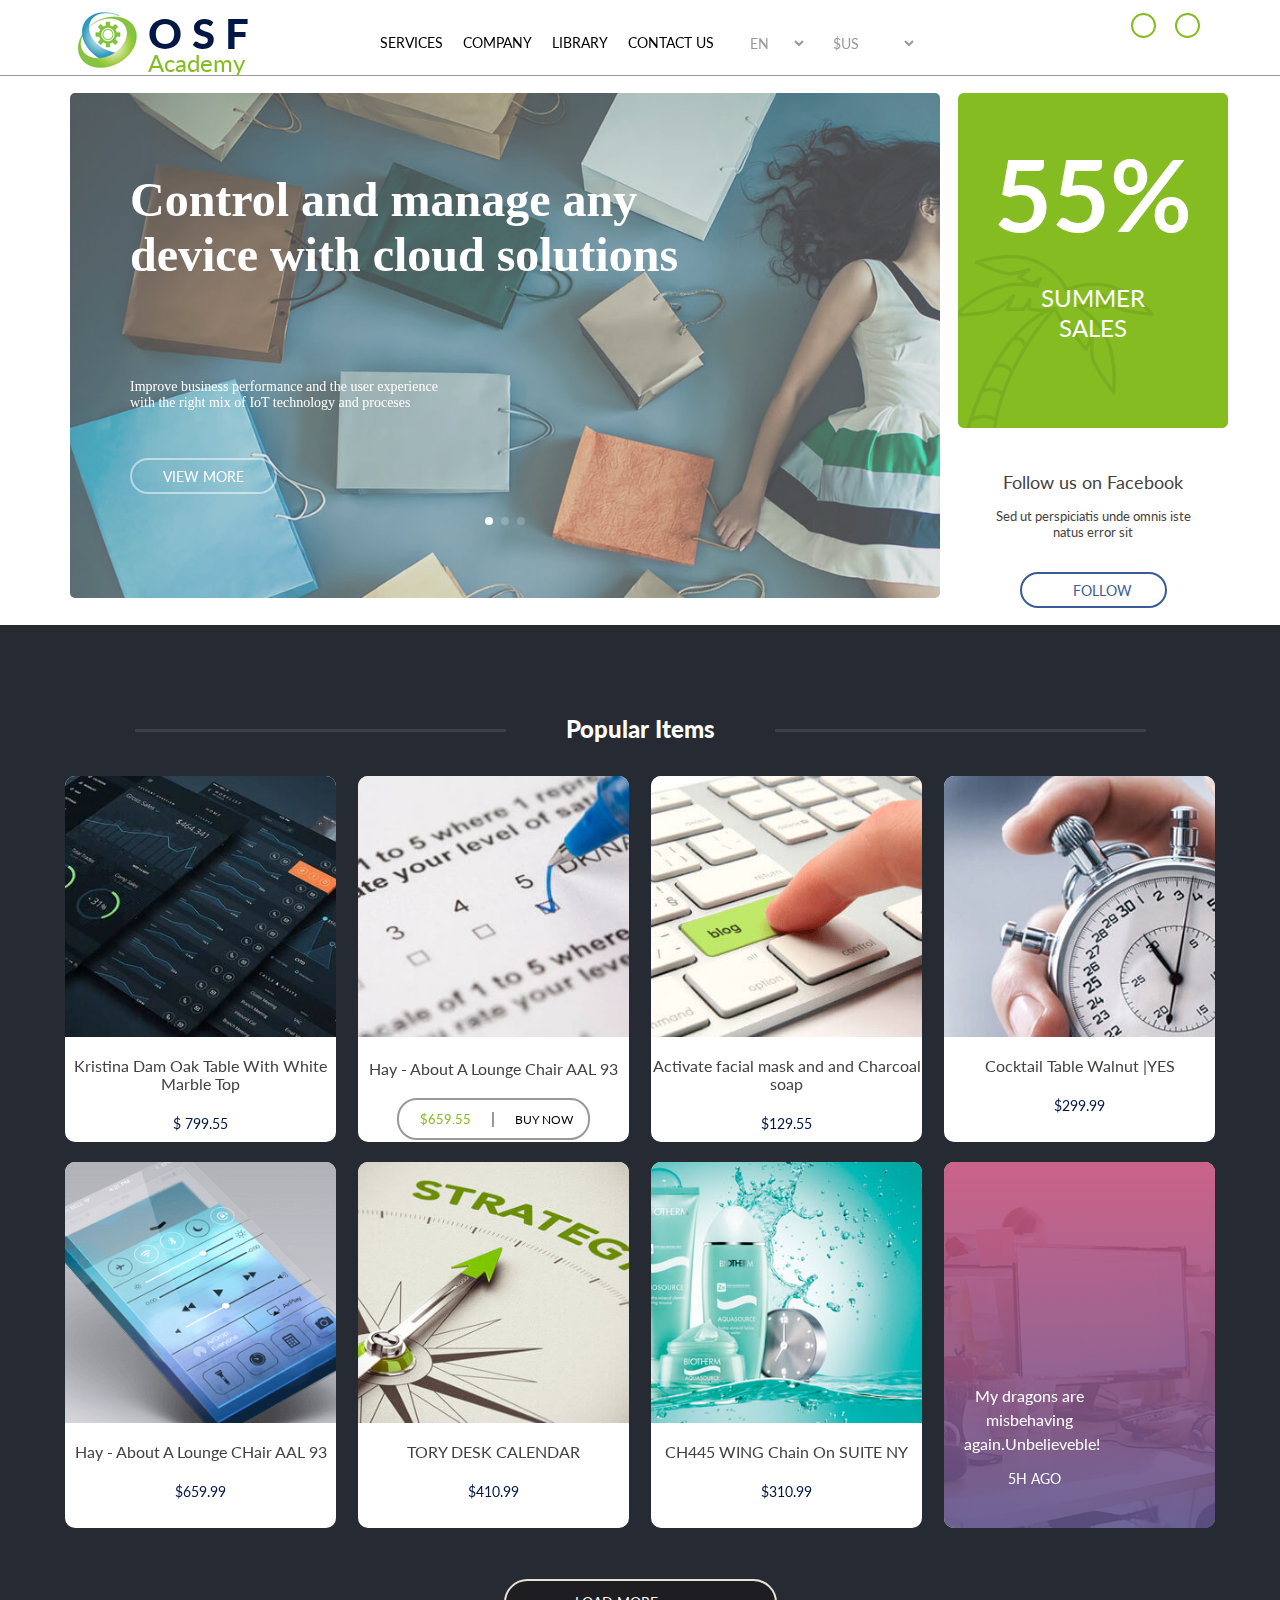
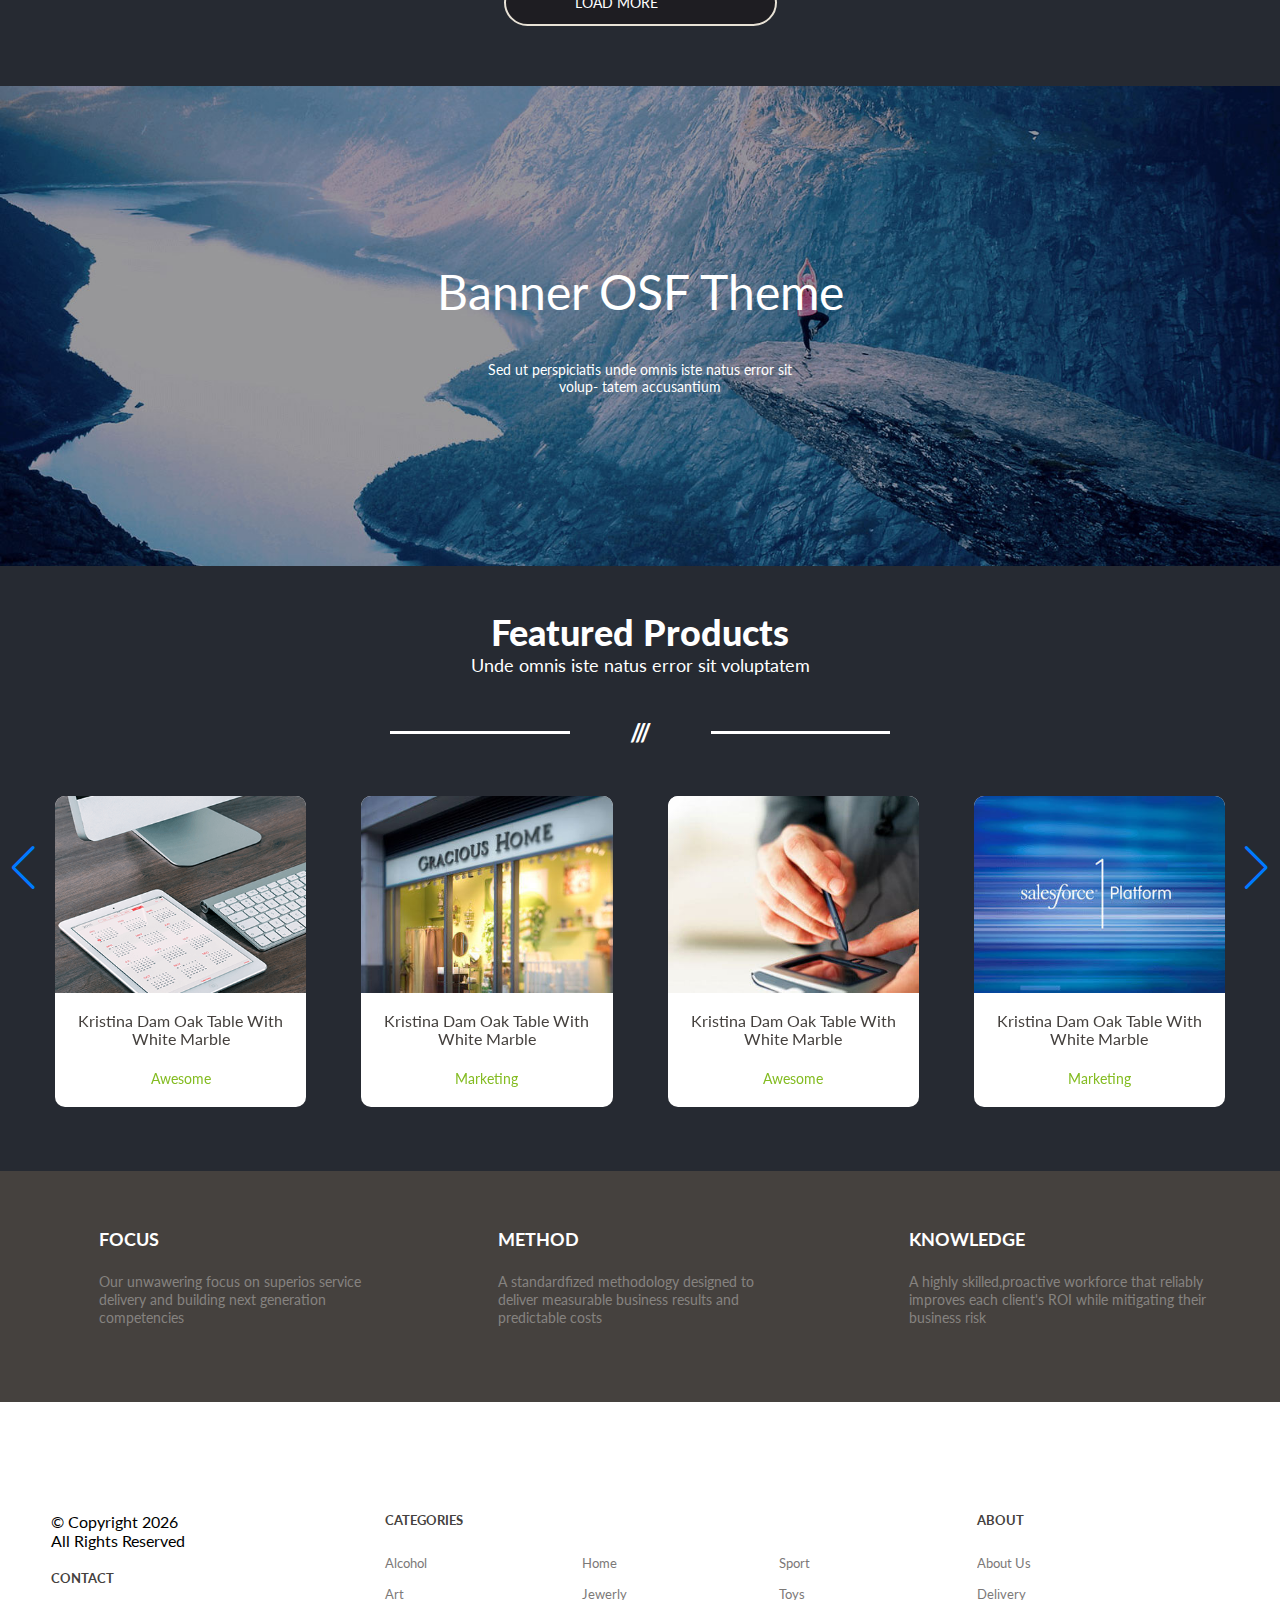
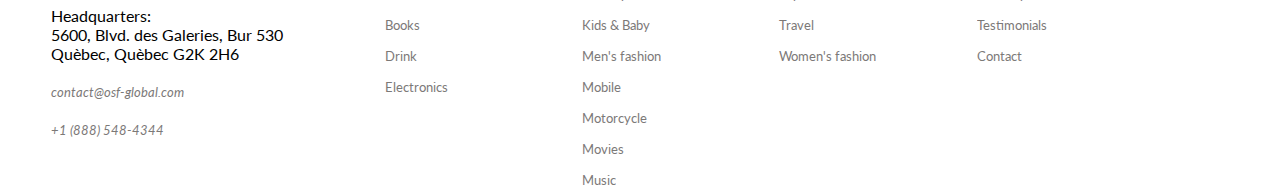
<file: index.html>
<!DOCTYPE html>
<html lang="en">

<head>
    <meta charset="UTF-8">
    <meta http-equiv="X-UA-Compatible" content="IE=edge">
    <meta name="viewport" content="width=device-width, initial-scale=1.0">
    <title>OSF Academy</title>
    <link rel="stylesheet" href="css/style.css">
    
  <link
  rel="stylesheet"
  href="https://unpkg.com/swiper/swiper-bundle.min.css"
/>
    <link rel="stylesheet" href="https://use.fontawesome.com/releases/v5.15.4/css/all.css"
        integrity="sha384-DyZ88mC6Up2uqS4h/KRgHuoeGwBcD4Ng9SiP4dIRy0EXTlnuz47vAwmeGwVChigm" crossorigin="anonymous">

</head>

<body>

    <nav>


        <div class="wrapper">

            <div class="logo">
                <a href="index.html" target="_self">
                    <img src="images/header/Logo.png" alt="logo OSF">
                </a>

                <a href="#" target="" _self>
                    <div class="text-logo">
                        <p class="logop">OSF</p>
                        <p>Academy</p>
                    </div>
                </a>
            </div>


            <input type="radio" name="slider" id="menu-btn">
            <input type="radio" name="slider" id="cancel-btn">

            <ul class="nav-links">
                <li>
                    <p class="desktop-item" id="service">SERVICES</p>
                    <input type="checkbox" id="showMega">
                    <label for="showMega" class="mobile-item">SERVICES <i class="fas fa-caret-down"></i></label>
                    <div class="mega-box">
                        <div class="content">
                            <div class="row">


                                <p class="desktop-item">Product categories</p>
                                <input type="checkbox" id="showTitle">
                                <label for="showTitle" class="mobile-item">Product Categories <i
                                        class="fas fa-caret-down"></i></i></label>

                                <div class="mega">
                                    <ul class="mega-links">
                                        <div class="mini-links">
                                            <li>
                                                <a href="error.html">Accessories</a>
                                            </li>
                                            <li>
                                                <a href="error.html">Alcohol</a>
                                            </li>
                                            <li>
                                                <a href="error.html">Art</a>
                                            </li>
                                            <li>
                                                <a href="error.html">Books</a>
                                            </li>
                                            <li>
                                                <a href="error.html">Drink</a>
                                            </li>
                                            <li>
                                                <a href="error.html">Electronics</a>
                                            </li>
                                            <li>
                                                <a href="error.html">Flowers & Plants</a>
                                            </li>
                                            <li>
                                                <a href="error.html">Food</a>
                                            </li>
                                        </div>

                                        <div class="mini-links">
                                            <li>
                                                <a href="error.html">Gadgets</a>
                                            </li>
                                            <li>
                                                <a href="error.html">Garden</a>
                                            </li>
                                            <li>
                                                <a href="error.html">Grocery</a>
                                            </li>
                                            <li>
                                                <a href="error.html">Home</a>
                                            </li>
                                            <li>
                                                <a href="error.html">Jewerly</a>
                                            </li>
                                            <li>
                                                <a href="error.html">Kids & Baby</a>
                                            </li>
                                            <li>
                                                <a href="error.html">Men's Fashion</a>
                                            </li>
                                            <li>
                                                <a href="error.html">Mobile</a>
                                            </li>
                                        </div>

                                        <div class="mini-links">
                                            <li>
                                                <a href="error.html">Motorcycles</a>
                                            </li>
                                            <li>
                                                <a href="error.html">Movies</a>
                                            </li>
                                            <li>
                                                <a href="error.html">Music</a>
                                            </li>
                                            <li>
                                                <a href="error.html">Office</a>
                                            </li>
                                            <li>
                                                <a href="error.html">Pets</a>
                                            </li>
                                            <li>
                                                <a href="error.html">Romantic</a>
                                            </li>
                                            <li>
                                                <a href="error.html">Sport</a>
                                            </li>
                                            <li>
                                                <a href="error.html">Tags</a>
                                            </li>
                                        </div>
                                    </ul>
                                </div>
                            </div>

                            <div class="row">
                                <p class="desktop-item">Sale</p>
                                <input type="checkbox" id="showSale">
                                <label for="showSale" class="mobile-item">Sale <i class="fas fa-caret-down"></i></label>
                                <div class="mini">
                                    <ul class="mega-links-sale">

                                        <li>
                                            <a href="error.html">Accessories</a>
                                        </li>
                                        <li>
                                            <a href="error.html">Alcohol</a>
                                        </li>
                                        <li>
                                            <a href="error.html">Art</a>
                                        </li>
                                        <li>
                                            <a href="error.html">Books</a>
                                        </li>
                                        <li>
                                            <a href="error.html">Drink</a>
                                        </li>
                                        <li>
                                            <a href="error.html">Electronics</a>
                                        </li>
                                        <li>
                                            <a href="error.html">Flowers & Plants</a>
                                        </li>
                                        <li>
                                            <a href="error.html">Food</a>
                                        </li>

                                    </ul>
                                </div>
                            </div>

                            <img src="images/header/nav-img.png" id="desktop" alt="mirrored photo of girl with bags">

                        </div>

                    </div>

                </li>
                <li>
                    <p>COMPANY <i class="fas fa-caret-down"></i></p>
                </li>
                <li>
                    <p>LIBRARY <i class="fas fa-caret-down"></i></p>
                </li>
                <li>
                    <p>CONTACT US <i class="fas fa-caret-down"></i></p>
                </li>
                <img src="images/header/nav-img.png" id="media" alt="mirrored photo of girl with bags">


                <li class="en-us">
                     <select>
                        <option value="eng">EN</option>
                        <option value="it">IT</option>
                    </select>
                </li>

                <li class="en-us">
                    <select>
                        <option value="US">$US</option>
                        <option value="EURO">&euro;EURO</option>
                    </select>
                </li>


            </ul>


            <label for="menu-btn" class="btn menu-btn"><i class="fas fa-bars"></i></label>
            <label for="cancel-btn" class="btn cancel-btn"><i class="fas fa-times"></i></label>


            <div class="icons">
                <i class="fas fa-search"></i>
                <i class="far fa-user"></i>

                <div class="circle">
                    <span class="bag" id="heartCounter"></span>
                    <i class="far fa-heart"></i>
                </div>
                <div class="circle">
                    <span class="bag" id="counter"></span>
                   <a href="optional.html"> <i class="fas fa-shopping-bag"></i> </a> 
                </div>

            </div>

        </div>

    </nav>
    <div class="icons">
        <i class="fas fa-search"></i>
        <i class="far fa-user" id="forCell"></i>

        <div class="circle">
            <span class="bag" id="heartCounterCell"></span>
            <i class="far fa-heart"></i>
        </div>
        <div class="circle">
            <span class="bag" id="counterCell"></span>
           <a href="optional.html"><i class="fas fa-shopping-bag"></i>   </a>    
        </div>


    </div>



<!--                CAROUSEL                                       -->

<div class=" carousel-container">

    <div class="swiper carousel">
       <div class="swiper-wrapper">
<div class="swiper-slide carousel-overlay">
<img src="./images/header/carusel/slider1.png" alt="woman with shopping bags">
<div class="text-carousel-overlay1">
    <h1>Control and manage any device with cloud solutions</h1>
    <p>Improve business performance and the user experience with the right mix of IoT technology and proceses</p>
  <a href="category.html"> <button> VIEW MORE</button> </a>
</div>



</div>

<div class="swiper-slide carousel-overlay">
    <img src="./images/header/carusel/slider2.png" alt="woman with shopping bags">
    <div class="text-carousel-overlay2">
        <h1>Control and manage any device with cloud solutions</h1>
        <p>Improve business performance and the user experience with the right mix of IoT technology and proceses</p>
      <a href="category.html"> <button> VIEW MORE</button> </a>
    </div>
    

    </div>
    
    <div class="swiper-slide carousel-overlay">
        <img src="./images/header/carusel/slider3.png" alt="woman with shopping bags">
        <div class="text-carousel-overlay3">
            <h1>Control and manage any device with cloud solutions</h1>
            <p>Improve business performance and the user experience with the right mix of IoT technology and proceses</p>
          <a href="category.html"> <button> VIEW MORE</button> </a>
        </div>
        
    </div>
        </div>
      
        <div class="swiper-pagination"></div>
   
   

</div>


    <div class="palmier">

        <div class="overlay">

            <img src="./images/header/carusel/palmier.png" alt="palmier">
            <div class="text-overlay">

                <h2> 55% </h2>

                <h3>SUMMER SALES</h3>

            </div>




        </div>

        <div class="additional-text">
            <h4>Follow us on Facebook</h4>
            <p> Sed ut perspiciatis unde omnis iste natus error sit</p>
            <a href="https://wwww.facebook.com/"> <button> <i class="fab fa-facebook-f"></i> <span>FOLLOW  </span></button></a>
        </div>
 </div>
</div>





    <!--                              PRODUCTS                                 -->

    <div class="products">
        <h2><span>Popular Items</span></h2>
        <div class="swiper mySwiper">
            <div class="swiper-wrapper containerProducts">


                <div class="swiper-slide small-container ">
                    <img src="images/header/products/prod1.png" alt="display tablet">

                    <div class="text">
                        <p>Kristina Dam Oak Table With White Marble Top</p>
                        <span class="price"> $ 799.55</span>
                    </div>
                    <div class="productIcons">
                        <i class="fas fa-plus shop"></i>
                        <i class="fas fa-heart count"></i>
                    </div>
                </div>

                <div class="swiper-slide small-container ">
                  <a href="pdp.html"><img src="images/header/products/prod2.png" alt="text and numbers"> </a> 
                    <div class="text">
                     <a href="pdp.html"><p>Hay - About A Lounge Chair AAL 93</p></a>   
                        <button>
                           <a href="pdp.html" id="price">$659.55</a>
                            <strong id="buyCart">BUY NOW</strong>
                        </button>
                    </div>
                </div>
                <div class="swiper-slide small-container ">
                    <img src="images/header/products/prod3.png" alt="keyboard">
                    <div class="text">
                        <p>Activate facial mask and and Charcoal soap</p>
                        <span class="price"> $129.55</span>
                    </div>
                    <div class="productIcons">
                        <i class="fas fa-plus shop"></i>
                        <i class="fas fa-heart count"></i>
                    </div>
                </div>
                <div class="swiper-slide small-container ">
                    <img src="images/header/products/prod4.png" alt="watch">
                    <div class="text">
                        <p>Cocktail Table Walnut |YES</p>
                        <span class="price"> $299.99</span>
                    </div>
                    <div class="productIcons">
                        <i class="fas fa-plus shop"></i>
                        <i class="fas fa-heart count"></i>
                    </div>
                </div>



                <div class="swiper-slide small-container ">
                    <img src="images/header/products/prod5.png" alt="music-play">

                    <div class="text">
                        <p>Hay - About A Lounge CHair AAL 93</p>
                        <span class="price"> $659.99</span>

                    </div>
                    <div class="productIcons">
                        <i class="fas fa-plus shop"></i>
                        <i class="fas fa-heart count"></i>
                    </div>
                </div>


                <div class="swiper-slide small-container ">
                    <img src="images/header/products/prod6.png" alt="compass">
                    <div class="text">
                        <p>TORY DESK CALENDAR</p>
                        <span class="price"> $410.99</span>
                    </div>
                    <div class="productIcons">
                        <i class="fas fa-plus shop"></i>
                        <i class="fas fa-heart count"></i>
                    </div>
                </div>

                <div class="swiper-slide small-container ">
                    <img src="images/header/products/prod7.png" alt="shampoo">
                    <div class="text">
                        <p>CH445 WING Chain On SUITE NY</p>
                        <span class="price"> $310.99</span>
                    </div>
                    <div class="productIcons">
                        <i class="fas fa-plus shop"></i>
                        <i class="fas fa-heart count"></i>
                    </div>
                </div>


                <div class="swiper-slide small-container ">
                    <img src="images/header/products/prod8.png" alt="shampoo">
                    <div class="text">
                        <p>My dragons are misbehaving again.Unbelieveble!</p>
                        <span> <i class="fas fa-comment-alt"></i> 5H AGO</span>
                    </div>
                </div>
                
            </div>

            <div class="swiper-pagination"></div>
        </div>


         <button class="load"><p>Load More</p><i class="fas fa-redo"></i></button>

         <div class="prodotto"></div>
        
    </div>




<!-- BANNER 2-->
<div class="banner2">

<img src="images/header/banner.png" alt="man doing yoga" >

<div class="overlay2-text">

<a href="count.html"> <h1>Banner OSF Theme</h1>  </a>
<h3>Sed ut perspiciatis unde omnis iste natus error sit volup- tatem accusantium</h3>
</div>




</div>





<!--SWIPER 3 FEATURED ITEMS            -->
<div class="featured">

    <h1>Featured Products</h1>
    <h3>Unde omnis iste natus error sit voluptatem</h3>

    <h4><span> /// </span></h4>
    <div class="swiper featured1">
        <div class="swiper-wrapper">
            <div class=" swiper-slide card-feature">
                <img src="images/header/featured items/post-1.png" alt="tablet">
                <h2>Kristina Dam Oak Table With White Marble</h2>
                <p>Awesome</p>
            </div>

            <div class="swiper-slide card-feature">
                <img src="images/header/featured items/post-2.png" alt="shop">
                <h2>Kristina Dam Oak Table With White Marble</h2>
                <p>Marketing</p>
            </div>

            <div class="swiper-slide card-feature">
                <img src="images/header/featured items/post-3.png" alt="man with tablet">
                <h2>Kristina Dam Oak Table With White Marble</h2>
                <p>Awesome</p>
            </div>

            <div class="swiper-slide card-feature">
                <img src="images/header/featured items/post-4.png" alt="saleforce 1 platform">
                <h2>Kristina Dam Oak Table With White Marble</h2>
                <p>Marketing</p>
            </div>

        
    <!-- <div class="swiper featured1">  
            <div class="swiper-wrapper">   -->
    <div class="swiper-slide card-feature">
        <img src="images/header/products/prod1.png" alt="tablet">
        <h2>Kristina Dam Oak Table With White Marble</h2>
        <p>Awesome</p>
    </div>

    <div class="swiper-slide card-feature">
        <img src="images/header/products/prod2.png" alt="tablet">
        <h2>Kristina Dam Oak Table With White Marble</h2>
        <p>Marketing</p>
    </div>

    <div class="swiper-slide card-feature">
        <img src="images/header/products/prod3.png" alt="tablet">
        <h2>Kristina Dam Oak Table With White Marble</h2>
        <p>Awesome</p>
    </div>

    <div class="swiper-slide card-feature">
        <img src="images/header/products/prod4.png" alt="tablet">
        <h2>Kristina Dam Oak Table With White Marble</h2>
        <p>Marketing</p>
    </div>
    <!-- </div>  
         </div>     -->
        </div>
        
    </div>

    <div class="swiper-button-next"></div>
    <div class="swiper-button-prev"></div>
    <div class="swiper-pagination"></div>


</div>





    <!-----                          SMALL SECTION            ---->

    <div class="service-section">
        <div class="package">
            <i class="fas fa-shipping-fast"></i>
            <div class="text-small">
            <h2>FOCUS</h2>
            <p>Our unwawering focus on superios service delivery and building next generation competencies</p>
        </div>
    </div>
        <div class="package">
            <i class="fas fa-recycle"></i>
            <div class="text-small">
            <h2>METHOD</h2>
            <p>A standardfized methodology designed to deliver measurable business results and predictable costs</p>
        </div>
</div>
        <div class="package">
            <i class="fas fa-clipboard"></i>
            <div class="text-small">
            <h2>KNOWLEDGE</h2>
            <p>A highly skilled,proactive workforce that reliably improves each client's ROI while mitigating their business risk</p>
        </div>
    </div>

</div>

    <div class="login-form">

        <form action="">
            <h2>Sign in</h2>
            <span>Email</span>

            <input type="email" id="email" name="email" class="box" required>



            <div class="passForgot">
                <span>Password</span>
                <p class="pass">Forgot password</p>
            </div>
            <div class="pass-icons">
                <input type="password" class="box" name="password" id="myInput" required title="At least 6 characters length, 
                contain 1 numeric, 1 uppercase letter, 1 special character"
                    pattern="(?=^.{6,}$)((?=.*\d)|(?=.*\W+))(?![.\n])(?=.*[A-Z])(?=.*[a-z]).*$">
                <span class="icons-eye">
                    <i id="hide1" class="fas fa-eye"></i>
                    <i id="hide2" class="fas fa-eye-slash"></i> </span>
            </div>
            <input type="submit" value="LOGIN" class="submit-btn">


            <p>I don't have an account</p>
        </form>
    </div>






    <!-- Footer -->
    <footer>

        <div class="coll">
            <!-- Content -->
            <div class="copies">
                <p> &#169; Copyright <span id="currentDate"> </span> </p>
                <p> All Rights Reserved </p>

            </div>



            <input type="checkbox" id="showContacts">
            <label for="showContacts" class="forMobile">CONTACT <i class="fas fa-caret-down"></i></label>
            <div class="info">
                <h4> CONTACT </h4>

                <div class="addresses">
                    <p> Headquarters: </p>
                    <p> 5600, Blvd. des Galeries, Bur 530 </p>
                    <p> Quèbec, Quèbec G2K 2H6

                    </p>
                </div>

                <address>
                    <a class="mb-3" href="mailto:contact@osf-global.com">contact@osf-global.com</a>
                    <a href="tel:+1 (888) 548-4344">+1 (888) 548-4344</a>
                </address>
            </div>
        </div>

        <div class="coll">


            <h4>
                CATEGORIES
            </h4>
            <input type="checkbox" id="showCategories">
            <label for="showCategories" class="forMobile">CATEGORIES <i class="fas fa-caret-down"></i></label>

            <div class="link-row">
                <div class="col-small">


                    <a href="error.html">Alcohol</a>


                    <a href="error.html">Art</a>


                    <a href="error.html">Books</a>


                    <a href="error.html">Drink</a>


                    <a href="error.html">Electronics</a>



                </div>


                <div class="col-small">


                    <a href="error.html">Home</a>


                    <a href="error.html">Jewerly</a>

                    <a href="error.html">Kids & Baby</a>

                    <a href="error.html">Men's fashion</a>

                    <a href="error.html">Mobile</a>

                    <a href="error.html">Motorcycle</a>

                    <a href="error.html">Movies</a>

                    <a href="error.html">Music</a>


                </div>


                <div class="col-small">


                    <a href="error.html">Sport</a>

                    <a href="error.html">Toys</a>

                    <a href="error.html">Travel</a>

                    <a href="error.html">Women's fashion</a>

                </div>
            </div>
        </div>


        <div class="coll">

            <h4>
                ABOUT
            </h4>
            <input type="checkbox" id="showAbouts">
            <label for="showAbouts" class="forMobile">ABOUT <i class="fas fa-caret-down"></i></label>
            <div class="abouts">

                <a href="error.html">About Us</a>

                <a href="error.html">Delivery</a>

                <a href="error.html">Testimonials</a>

                <a href="error.html">Contact</a>
            </div>

        </div>

        <div class="coll">

            <div>
                <a href="https://www.facebook.com/">
                    <i class="fab fa-facebook-f"></i>

                    <a href="">
                        <i class="fab fa-google"></i>
                    </a>
                </a>
                <a href="https://twitter.com/i/flow/login">
                    <i class="fab fa-twitter"></i>
                </a>
                <a href="https://www.pinterest.com/">
                    <i class="fab fa-pinterest-p"></i>
                </a>


            </div>
        </div>

    </footer>

<!----------------------- COOKIES ------------------------->

<div class="wrapper-cookies">
    <div class="first-cookie">
    <header>This website uses cookies</header>

    <p>OSF uses its own and third-party cookies for statistical purposes, to know your preferences, for website performance 
        and interaction with social media offering publicity tailored to your interests. If you continue browsing, we consider that you accept its use. 
        You can expand this information consulting our <span>Cookies Policy Page. </span></p>
</div>
<div clss="second-cookie">
    <i class="fas fa-times" id="close"></i>
    <button id="accept">ACCEPT</button>

</div>
</div>








<script src="script/common.js"></script>
    <script src="script/app.js"></script>

    <script src="https://unpkg.com/swiper/swiper-bundle.min.js"></script>
    <script src="script/swiper.js"></script>

    <script src="https://unpkg.com/swiper/swiper-bundle.min.js"></script>
    <script src="script/carouselSwipe.js"></script>

    <script src="https://unpkg.com/swiper/swiper-bundle.min.js"></script>
    <script src="script/swiperFeatured.js"></script>

    <script src="script/items.js"></script>

    <script src="script/cookies.js"></script>
</body>

</html>
</file>
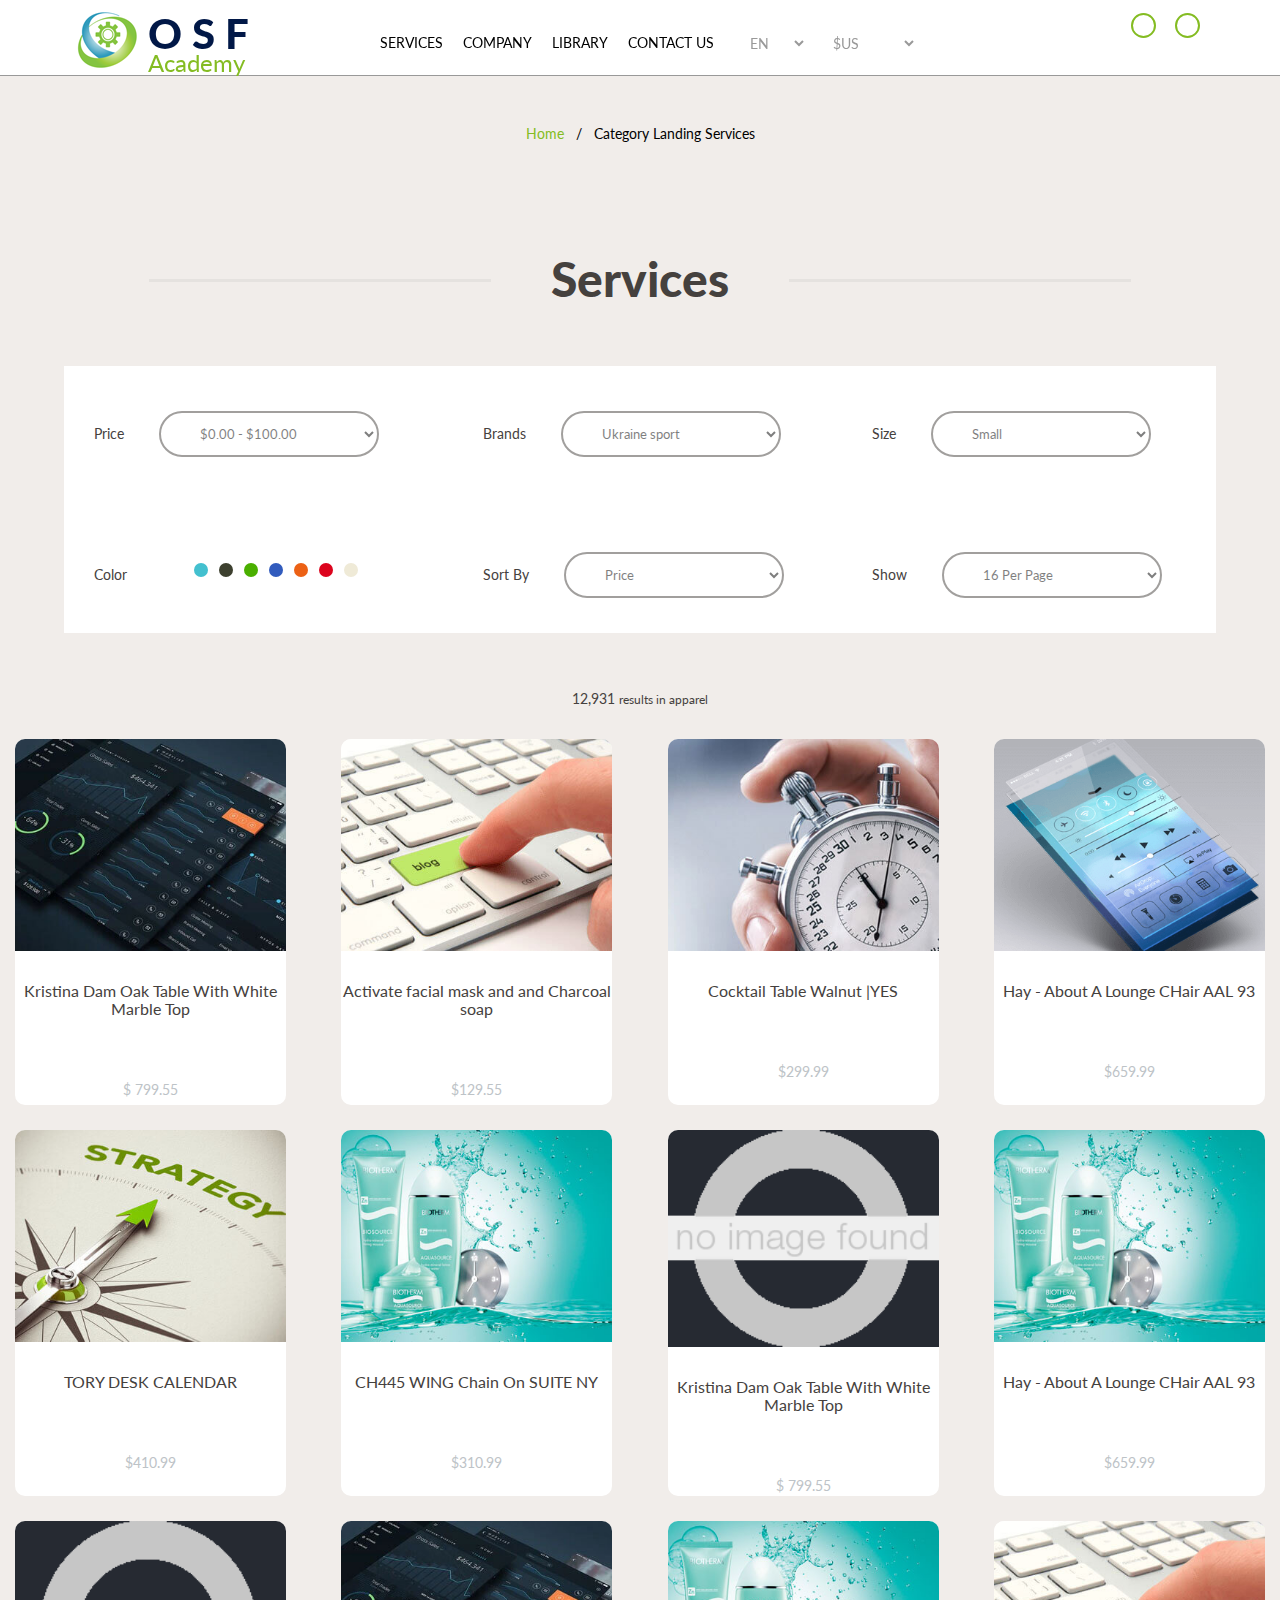
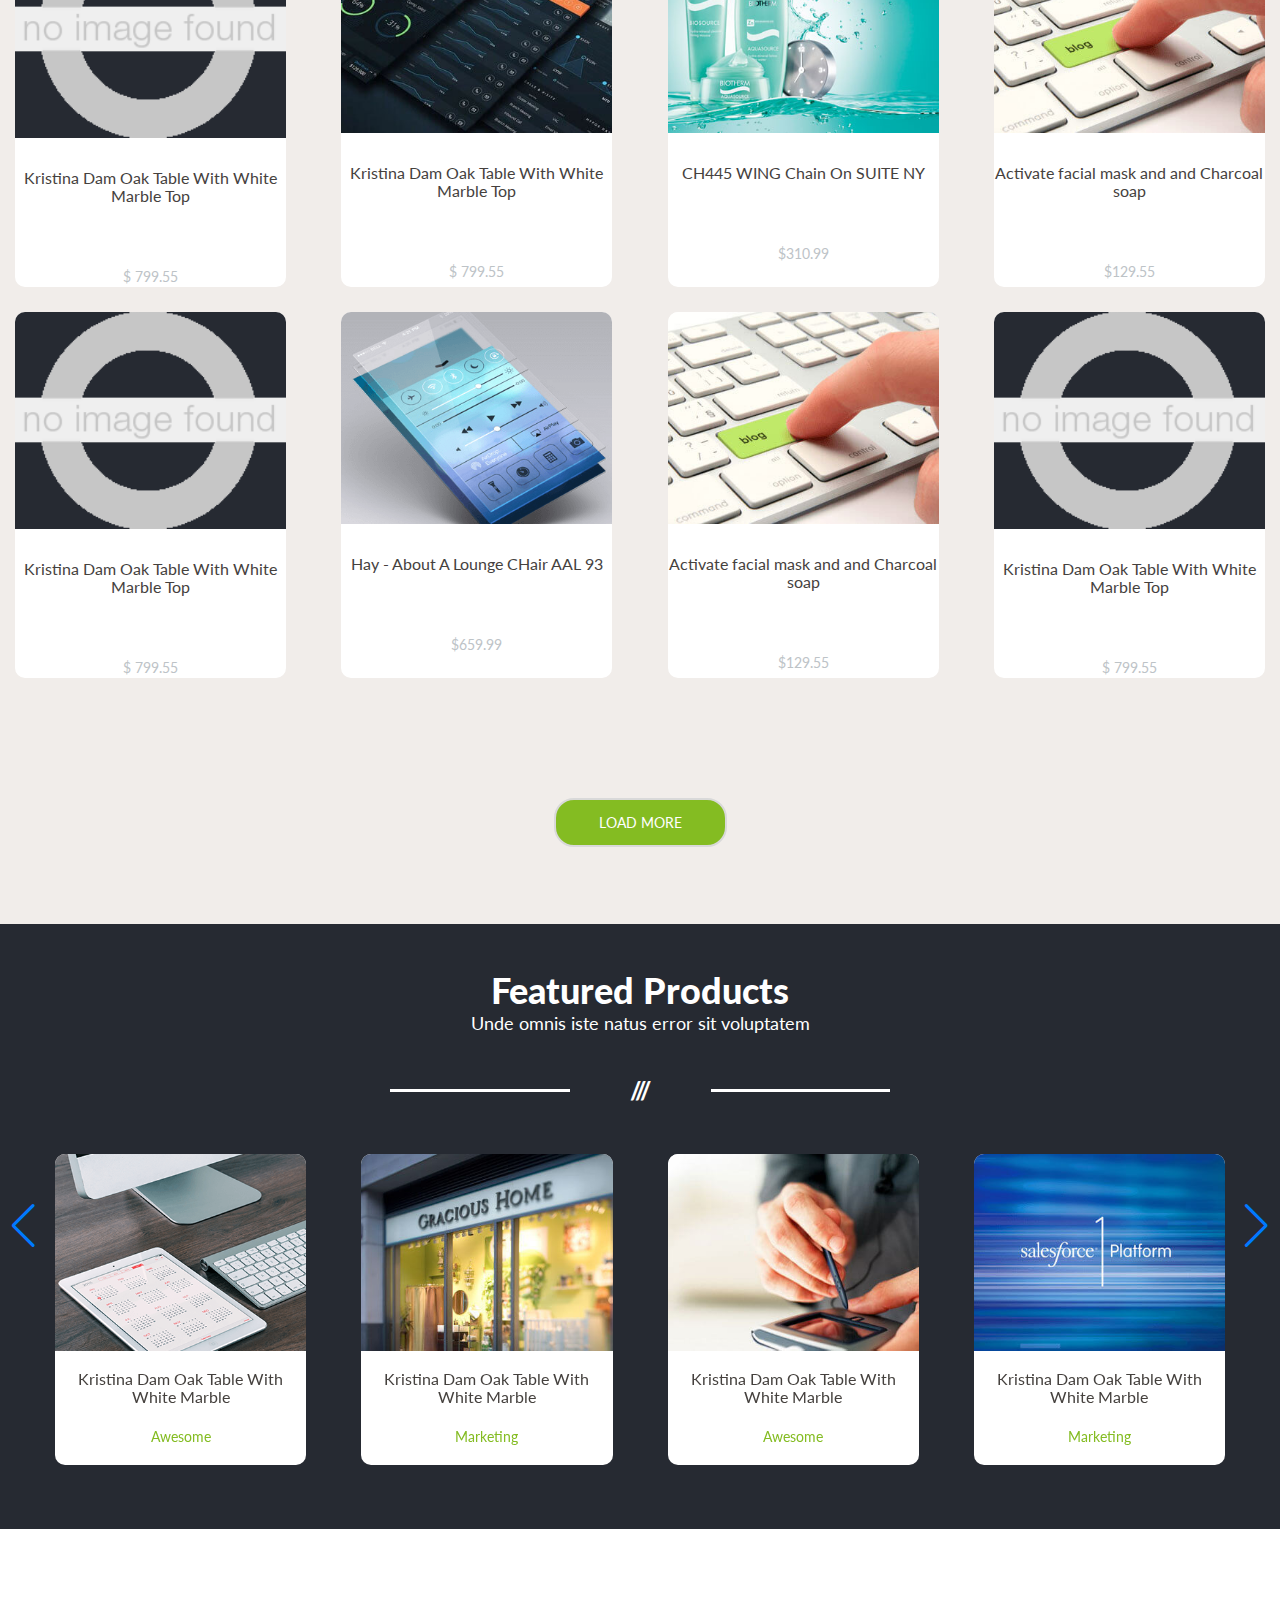
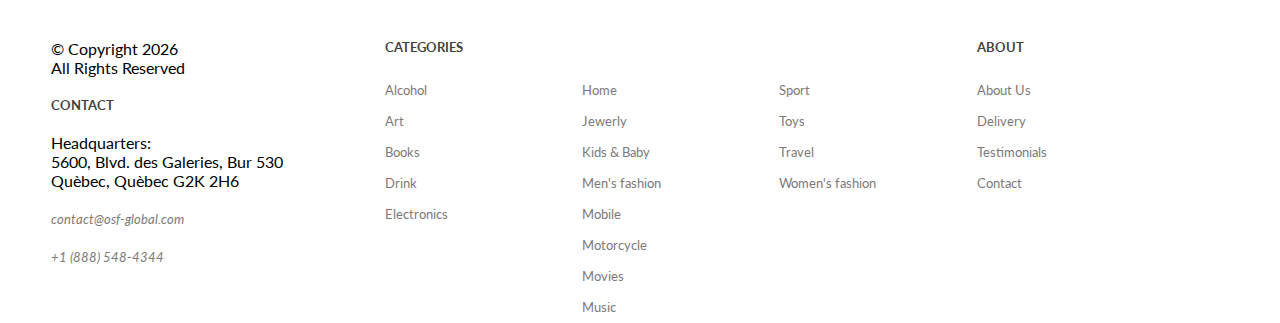
<file: category.html>
<!DOCTYPE html>
<html lang="en">

<head>
    <meta charset="UTF-8">
    <meta http-equiv="X-UA-Compatible" content="IE=edge">
    <meta name="viewport" content="width=device-width, initial-scale=1.0">
    <title>Document</title>
    <link rel="stylesheet" href="css/style.css">
    <link rel="stylesheet" href="https://unpkg.com/swiper/swiper-bundle.min.css" />
    <link rel="stylesheet" href="https://use.fontawesome.com/releases/v5.15.4/css/all.css"
        integrity="sha384-DyZ88mC6Up2uqS4h/KRgHuoeGwBcD4Ng9SiP4dIRy0EXTlnuz47vAwmeGwVChigm" crossorigin="anonymous">
</head>

<body>


    <nav>


        <div class="wrapper">

            <div class="logo">
                <a href="index.html" target="_self">
                    <img src="images/header/Logo.png" alt="logo OSF">
                </a>

                <a href="#" target="" _self>
                    <div class="text-logo">
                        <p class="logop">OSF</p>
                        <p>Academy</p>

                    </div>
                </a>


            </div>


            <input type="radio" name="slider" id="menu-btn">
            <input type="radio" name="slider" id="cancel-btn">

            <ul class="nav-links">


                <li>
                    <p class="desktop-item" id="service">SERVICES</p>
                    <input type="checkbox" id="showMega">
                    <label for="showMega" class="mobile-item">SERVICES <i class="fas fa-caret-down"></i></label>
                    <div class="mega-box">
                        <div class="content">
                            <div class="row">


                                <p class="desktop-item">Product categories</p>
                                <input type="checkbox" id="showTitle">
                                <label for="showTitle" class="mobile-item">Product Categories <i
                                        class="fas fa-caret-down"></i></i></label>

                                <div class="mega">
                                    <ul class="mega-links">
                                        <div class="mini-links">
                                            <li>
                                                <a href="/404">Accessories</a>
                                            </li>
                                            <li>
                                                <a href="/404">Alcohol</a>
                                            </li>
                                            <li>
                                                <a href="/404">Art</a>
                                            </li>
                                            <li>
                                                <a href="/404">Books</a>
                                            </li>
                                            <li>
                                                <a href="/404">Drink</a>
                                            </li>
                                            <li>
                                                <a href="/404">Electronics</a>
                                            </li>
                                            <li>
                                                <a href="/404">Flowers & Plants</a>
                                            </li>
                                            <li>
                                                <a href="/404">Food</a>
                                            </li>
                                        </div>

                                        <div class="mini-links">
                                            <li>
                                                <a href="/404">Gadgets</a>
                                            </li>
                                            <li>
                                                <a href="/404">Garden</a>
                                            </li>
                                            <li>
                                                <a href="/404">Grocery</a>
                                            </li>
                                            <li>
                                                <a href="/404">Home</a>
                                            </li>
                                            <li>
                                                <a href="/404">Jewerly</a>
                                            </li>
                                            <li>
                                                <a href="/404">Kids & Baby</a>
                                            </li>
                                            <li>
                                                <a href="/404">Men's Fashion</a>
                                            </li>
                                            <li>
                                                <a href="/404">Mobile</a>
                                            </li>
                                        </div>

                                        <div class="mini-links">
                                            <li>
                                                <a href="/404">Motorcycles</a>
                                            </li>
                                            <li>
                                                <a href="/404">Movies</a>
                                            </li>
                                            <li>
                                                <a href="/404">Music</a>
                                            </li>
                                            <li>
                                                <a href="/404">Office</a>
                                            </li>
                                            <li>
                                                <a href="/404">Pets</a>
                                            </li>
                                            <li>
                                                <a href="/404">Romantic</a>
                                            </li>
                                            <li>
                                                <a href="/404">Sport</a>
                                            </li>
                                            <li>
                                                <a href="/404">Tags</a>
                                            </li>
                                        </div>
                                    </ul>
                                </div>
                            </div>

                            <div class="row">
                                <p class="desktop-item">Sale</p>
                                <input type="checkbox" id="showSale">
                                <label for="showSale" class="mobile-item">Sale <i class="fas fa-caret-down"></i></label>
                                <div class="mini">
                                    <ul class="mega-links-sale">

                                        <li>
                                            <a href="/404">Accessories</a>
                                        </li>
                                        <li>
                                            <a href="/404">Alcohol</a>
                                        </li>
                                        <li>
                                            <a href="/404">Art</a>
                                        </li>
                                        <li>
                                            <a href="/404">Books</a>
                                        </li>
                                        <li>
                                            <a href="/404">Drink</a>
                                        </li>
                                        <li>
                                            <a href="/404">Electronics</a>
                                        </li>
                                        <li>
                                            <a href="/404">Flowers & Plants</a>
                                        </li>
                                        <li>
                                            <a href="/404">Food</a>
                                        </li>

                                    </ul>
                                </div>
                            </div>

                            <img src="images/header/nav-img.png" id="desktop" alt="mirrored photo of girl with bags">

                        </div>

                    </div>

                </li>
                <li>
                    <p>COMPANY <i class="fas fa-caret-down"></i></p>
                </li>
                <li>
                    <p>LIBRARY <i class="fas fa-caret-down"></i></p>
                </li>
                <li>
                    <p>CONTACT US <i class="fas fa-caret-down"></i></p>
                </li>
                <img src="images/header/nav-img.png" id="media" alt="mirrored photo of girl with bags">


                <li class="en-us"> <select>
                        <option value="eng">EN</option>
                        <option value="it">IT</option>

                    </select></li>

                <li class="en-us"><select>
                        <option value="US">$US</option>
                        <option value="EURO">&euro;EURO</option>
                    </select></li>



            </ul>


            <label for="menu-btn" class="btn menu-btn"><i class="fas fa-bars"></i></label>
            <label for="cancel-btn" class="btn cancel-btn"><i class="fas fa-times"></i></label>


            <div class="icons">
                <i class="fas fa-search"></i>
                <i class="far fa-user"></i>

                <div class="circle">
                    <span class="bag" id="heartCounter"></span>
                    <i class="far fa-heart"></i>
                </div>
                <div class="circle">
                    <span class="bag" id="counter"></span>
                    <i class="fas fa-shopping-bag"></i>
                </div>

            </div>

        </div>

    </nav>

    <div class="icons">
        <i class="fas fa-search"></i>
        <i class="far fa-user" id="forCell"></i>

        <div class="circle">
            <span class="bag" id="heartCounterCell"></span>
            <i class="far fa-heart"></i>
        </div>
        <div class="circle">
            <span class="bag" id="counterCell"></span>
            <i class="fas fa-shopping-bag"></i>
        </div>


    </div>


    <!----------------------------------PAGE--------------------------------------------->
<div class="category-container">

    <ul class="breadcrumb">
        <li><a href="index.html">Home</a></li>
        <li>Category Landing Services</li>
    </ul>
    <h1><span>Services</span></h1>
<p id="hide">Hide filter</p>
<div class="filters">
    <div class="filter">
<label for="price">Price</label>
<select name="price" id="price">
    <option value="first1">$0.00 - $100.00</option>
    <option value="first2">$100.00 - $500.00</option>
    <option value="first3">$500.00 - $1000.00</option>
</select>
</div>

<div class="filter">
    <label for="brands">Brands</label>
    <select name="brands" id="brands">
        <option value="second1">Ukraine sport</option>
        <option value="second2">Italian sport</option>
        <option value="second3">Canadian sport</option>
    </select>
    </div>

    <div class="filter">
        <label for="size">Size</label>
        <select name="size" id="size">
            <option value="third1">Small</option>
            <option value="third2">Large</option>
            <option value="third3">Extra Large</option>
        </select>
        </div>

        <div class="filter">
        <label for="color">Color</label>
            <a id="white">#ffffff</a>
            <a id="aqua-marine">#43c0cf</a>
            <a id="brown">#3d402f</a>
            <a id="green">#4aaf00</a>
            <a id="blue">#315bbd</a>
            <a id="orange">#ec6115</a>
            <a id="red">#dc041d</a>
            <a id="darkwhite">#efead7</a>
            
           

          <!-- <input type="color" name="white" value="#ffffff">
            <input type="color" name="aqua-marine" value="##43c0cf">
            <input type="color" name="marr" value="#3d402f">
            <input type="color" name="green" value="#4aaf00">
            <input type="color" name="blue" value="#315bbd">
            <input type="color" name="orange" value="#ec6115">
            <input type="color" name="red" value="#dc041d">
            <input type="color" name="whitedark" value="#efead7"> -->  
        </div>

        <div class="filter">
            <label for="sort">Sort By</label>
            <select name="sort" id="sort">
                <option value="four1">Price</option>
                <option value="four2">Fashion</option>
                <option value="four3">Body</option>
            </select>
            </div>

            <div class="filter">
                <label for="show">Show</label>
                <select name="show" id="show">
                    <option value="five1">16 Per Page</option>
                    <option value="five2">30 Per Page</option>
                    <option value="five3">50 Per Page</option>
                </select>
                </div>


</div>


<p>12,931 <small >results in apparel</small> </p>


<div class="products1">


    <div class="containerProducts">


        <div class=" small-container ">
            <img src="images/header/products/prod1.png" alt="display tablet">

            <div class="text">
                <p>Kristina Dam Oak Table With White Marble Top</p>
                <p class="price"> $ 799.55</p>
            </div>

        </div>


        <div class="small-container ">
            <img src="images/header/products/prod3.png" alt="keyboard">
            <div class="text">
                <p>Activate facial mask and and Charcoal soap</p>
                <p class="price"> $129.55</p>
            </div>

        </div>
        <div class=" small-container ">
            <img src="images/header/products/prod4.png" alt="watch">
            <div class="text">
                <p>Cocktail Table Walnut |YES</p>
                <p class="price"> $299.99</p>
            </div>

        </div>



        <div class=" small-container ">
            <img src="images/header/products/prod5.png" alt="music-play">

            <div class="text">
                <p>Hay - About A Lounge CHair AAL 93</p>
                <p class="price"> $659.99</p>

            </div>

        </div>


        <div class=" small-container ">
            <img src="images/header/products/prod6.png" alt="compass">
            <div class="text">
                <p>TORY DESK CALENDAR</p>
                <p class="price"> $410.99</p>
            </div>

        </div>

        <div class="small-container ">
            <img src="images/header/products/prod7.png" alt="shampoo">
            <div class="text">
                <p>CH445 WING Chain On SUITE NY</p>
                <p class="price"> $310.99</p>
            </div>

        </div>


    <div class=" small-container ">
            <img src="images/header/products/Layer_10.png" alt="display tablet">

            <div class="text">
                <p>Kristina Dam Oak Table With White Marble Top</p>
                <p class="price"> $ 799.55</p>
            </div>

        </div>

        <div class=" small-container ">
            <img src="images/header/products/prod7.png" alt="music-play">

            <div class="text">
                <p>Hay - About A Lounge CHair AAL 93</p>
                <p class="price"> $659.99</p>

            </div>

        </div>
        <div class=" small-container ">
            <img src="images/header/products/Layer_10.png" alt="display tablet">

            <div class="text">
                <p>Kristina Dam Oak Table With White Marble Top</p>
                <p class="price"> $ 799.55</p>
            </div>

        </div>

        <div class=" small-container ">
            <img src="images/header/products/prod1.png" alt="display tablet">

            <div class="text">
                <p>Kristina Dam Oak Table With White Marble Top</p>
                <p class="price"> $ 799.55</p>
            </div>

        </div>

        <div class="small-container ">
            <img src="images/header/products/prod7.png" alt="shampoo">
            <div class="text">
                <p>CH445 WING Chain On SUITE NY</p>
                <p class="price"> $310.99</p>
            </div>

        </div>

        <div class="small-container ">
            <img src="images/header/products/prod3.png" alt="keyboard">
            <div class="text">
                <p>Activate facial mask and and Charcoal soap</p>
                <p class="price"> $129.55</p>
            </div>

        </div>

        <div class=" small-container ">
            <img src="images/header/products/Layer_10.png" alt="display tablet">

            <div class="text">
                <p>Kristina Dam Oak Table With White Marble Top</p>
                <p class="price"> $ 799.55</p>
            </div>

        </div>

        <div class=" small-container ">
            <img src="images/header/products/prod5.png" alt="music-play">

            <div class="text">
                <p>Hay - About A Lounge CHair AAL 93</p>
                <p class="price"> $659.99</p>

            </div>

        </div>

        <div class="small-container ">
            <img src="images/header/products/prod3.png" alt="keyboard">
            <div class="text">
                <p>Activate facial mask and and Charcoal soap</p>
                <p class="price"> $129.55</p>
            </div>

        </div>

        <div class=" small-container ">
            <img src="images/header/products/Layer_10.png" alt="display tablet">

            <div class="text">
                <p>Kristina Dam Oak Table With White Marble Top</p>
                <p class="price"> $ 799.55</p>
            </div>

        </div>


<div class="mobile-only">
    <div class=" small-container ">
        <img src="images/header/products/Layer_10.png" alt="display tablet">

        <div class="text">
            <p>Kristina Dam Oak Table With White Marble Top</p>
            <p class="price"> $ 799.55</p>
        </div>

    </div>

    <div class=" small-container ">
        <img src="images/header/products/prod5.png" alt="music-play">

        <div class="text">
            <p>Hay - About A Lounge CHair AAL 93</p>
            <p class="price"> $659.99</p>

        </div>

    </div>

    <div class="small-container ">
        <img src="images/header/products/prod3.png" alt="keyboard">
        <div class="text">
            <p>Activate facial mask and and Charcoal soap</p>
            <p class="price"> $129.55</p>
        </div>

    </div>

    <div class=" small-container ">
        <img src="images/header/products/Layer_10.png" alt="display tablet">

        <div class="text">
            <p>Kristina Dam Oak Table With White Marble Top</p>
            <p class="price"> $ 799.55</p>
        </div>

    </div>
</div>







    </div>





    <button class="loader">
        Load More
    </button>

</div>





</div>







    <div class="featured">

        <h1>Featured Products</h1>
        <h3>Unde omnis iste natus error sit voluptatem</h3>

        <h4><span> /// </span></h4>
        <div class="swiper featured1">
            <div class="swiper-wrapper">
                <div class=" swiper-slide card-feature">
                    <img src="images/header/featured items/post-1.png" alt="tablet">
                    <h2>Kristina Dam Oak Table With White Marble</h2>
                    <p>Awesome</p>
                </div>

                <div class="swiper-slide card-feature">
                    <img src="images/header/featured items/post-2.png" alt="shop">
                    <h2>Kristina Dam Oak Table With White Marble</h2>
                    <p>Marketing</p>
                </div>

                <div class="swiper-slide card-feature">
                    <img src="images/header/featured items/post-3.png" alt="man with tablet">
                    <h2>Kristina Dam Oak Table With White Marble</h2>
                    <p>Awesome</p>
                </div>

                <div class="swiper-slide card-feature">
                    <img src="images/header/featured items/post-4.png" alt="saleforce 1 platform">
                    <h2>Kristina Dam Oak Table With White Marble</h2>
                    <p>Marketing</p>
                </div>


                <!-- <div class="swiper featured1">  
                <div class="swiper-wrapper">   -->
                <div class="swiper-slide card-feature">
                    <img src="images/header/products/prod1.png" alt="tablet">
                    <h2>Kristina Dam Oak Table With White Marble</h2>
                    <p>Awesome</p>
                </div>

                <div class="swiper-slide card-feature">
                    <img src="images/header/products/prod2.png" alt="tablet">
                    <h2>Kristina Dam Oak Table With White Marble</h2>
                    <p>Marketing</p>
                </div>

                <div class="swiper-slide card-feature">
                    <img src="images/header/products/prod3.png" alt="tablet">
                    <h2>Kristina Dam Oak Table With White Marble</h2>
                    <p>Awesome</p>
                </div>

                <div class="swiper-slide card-feature">
                    <img src="images/header/products/prod4.png" alt="tablet">
                    <h2>Kristina Dam Oak Table With White Marble</h2>
                    <p>Marketing</p>
                </div>
                <!-- </div>  
             </div>     -->
            </div>

        </div>

        <div class="swiper-button-next"></div>
        <div class="swiper-button-prev"></div>
        <div class="swiper-pagination"></div>


    </div>




<footer>

        <div class="coll">
            <!-- Content -->
            <div class="copies">
                <p> &#169; Copyright <span id="currentDate"> </span> </p>
                <p> All Rights Reserved </p>

            </div>



            <input type="checkbox" id="showContacts">
            <label for="showContacts" class="forMobile">CONTACT <i class="fas fa-caret-down"></i></label>
            <div class="info">
                <h4> CONTACT </h4>

                <div class="addresses">
                    <p> Headquarters: </p>
                    <p> 5600, Blvd. des Galeries, Bur 530 </p>
                    <p> Quèbec, Quèbec G2K 2H6

                    </p>
                </div>

                <address>
                    <a class="mb-3" href="mailto:contact@osf-global.com">contact@osf-global.com</a>
                    <a href="tel:+1 (888) 548-4344">+1 (888) 548-4344</a>
                </address>
            </div>
        </div>

        <div class="coll">


            <h4>
                CATEGORIES
            </h4>
            <input type="checkbox" id="showCategories">
            <label for="showCategories" class="forMobile">CATEGORIES <i class="fas fa-caret-down"></i></label>

            <div class="link-row">
                <div class="col-small">


                    <a href="#!">Alcohol</a>


                    <a href="#!">Art</a>


                    <a href="#!">Books</a>


                    <a href="#!">Drink</a>


                    <a href="#!">Electronics</a>



                </div>


                <div class="col-small">


                    <a href="#!">Home</a>


                    <a href="#!">Jewerly</a>

                    <a href="#!">Kids & Baby</a>

                    <a href="#!">Men's fashion</a>

                    <a href="#!">Mobile</a>

                    <a href="#!">Motorcycle</a>

                    <a href="#!">Movies</a>

                    <a href="#!">Music</a>


                </div>


                <div class="col-small">


                    <a href="#!">Sport</a>

                    <a href="#!">Toys</a>

                    <a href="#!">Travel</a>

                    <a href="#!">Women's fashion</a>

                </div>
            </div>
        </div>


        <div class="coll">

            <h4>
                ABOUT
            </h4>
            <input type="checkbox" id="showAbouts">
            <label for="showAbouts" class="forMobile">ABOUT <i class="fas fa-caret-down"></i></label>
            <div class="abouts">

                <a href="#!">About Us</a>

                <a href="#!">Delivery</a>

                <a href="#!">Testimonials</a>

                <a href="#!">Contact</a>
            </div>

        </div>

        <div class="coll">

            <div>
                <a href="https://www.facebook.com/">
                    <i class="fab fa-facebook-f"></i>

                    <a href="">
                        <i class="fab fa-google"></i>
                    </a>
                </a>
                <a href="https://twitter.com/i/flow/login">
                    <i class="fab fa-twitter"></i>
                </a>
                <a href="https://www.pinterest.com/">
                    <i class="fab fa-pinterest-p"></i>
                </a>


            </div>
        </div>

    </footer>
    <script src="script/common.js"></script>
    <script src="https://unpkg.com/swiper/swiper-bundle.min.js"></script>
    <script src="script/swiperFeatured.js"></script>
    <script src="script/category.js"></script>

</body>

</html>
</file>
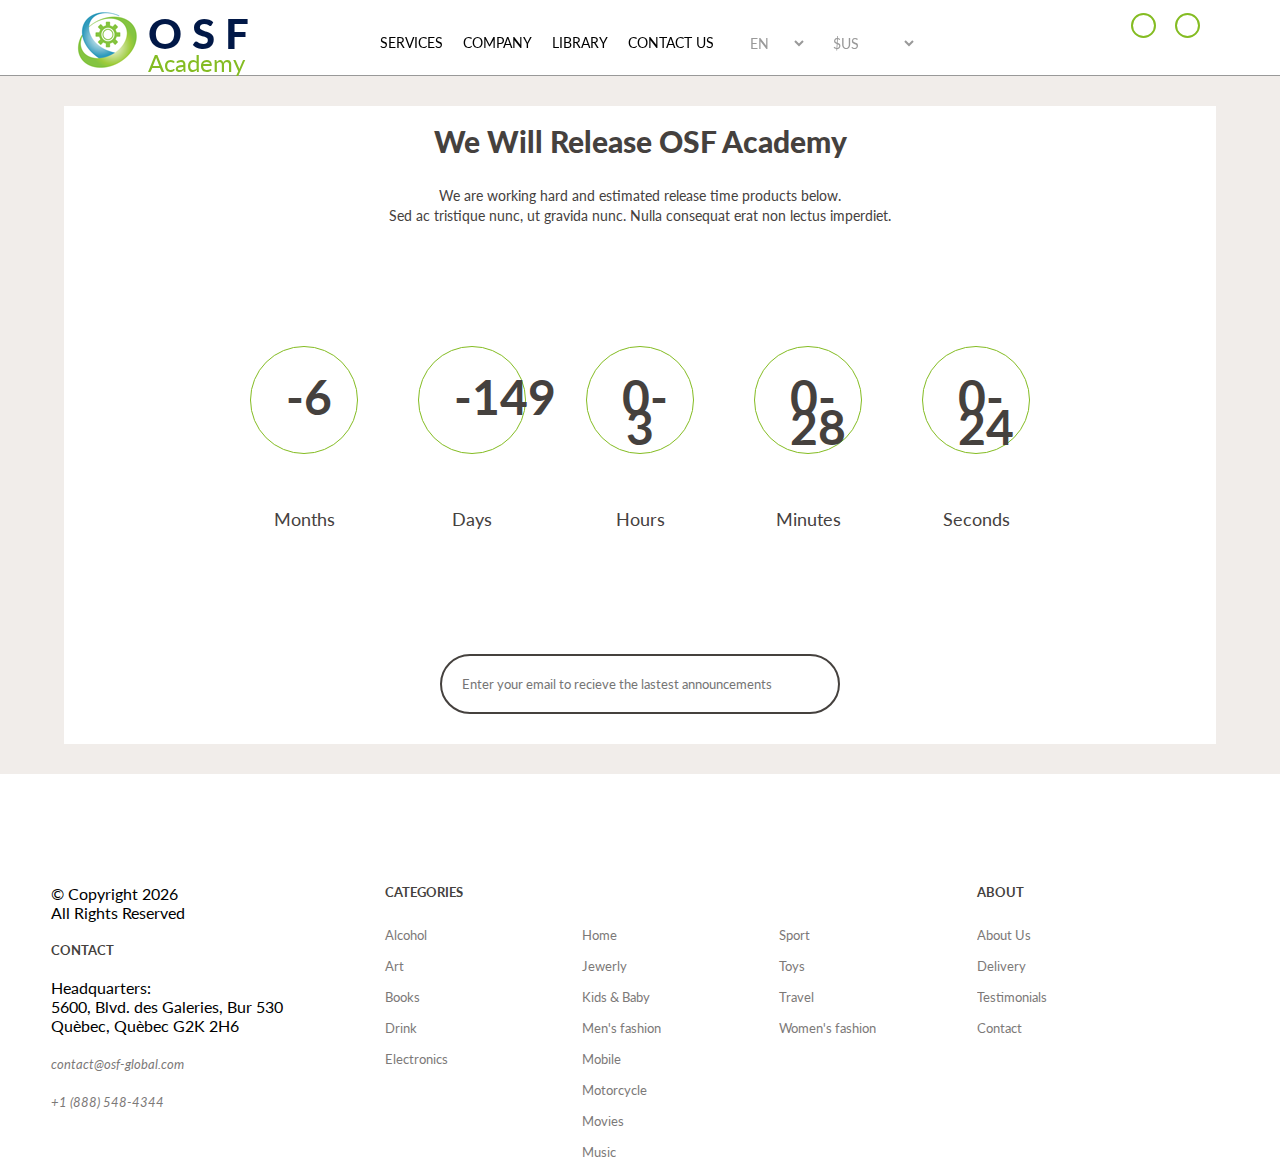
<file: count.html>
<!DOCTYPE html>
<html lang="en">
<head>
    <meta charset="UTF-8">
    <meta http-equiv="X-UA-Compatible" content="IE=edge">
    <meta name="viewport" content="width=device-width, initial-scale=1.0">
    <title>Document</title>
    <link rel="stylesheet" href="css/style.css">
    
   
    <link rel="stylesheet" href="https://use.fontawesome.com/releases/v5.15.4/css/all.css"
        integrity="sha384-DyZ88mC6Up2uqS4h/KRgHuoeGwBcD4Ng9SiP4dIRy0EXTlnuz47vAwmeGwVChigm" crossorigin="anonymous">
</head>
<body>
    <nav>


        <div class="wrapper">

            <div class="logo">
                <a href="index.html" target="_self">
                    <img src="images/header/Logo.png" alt="logo OSF">
                </a>

                <a href="#" target="" _self>
                    <div class="text-logo">
                        <p class="logop">OSF</p>
                        <p>Academy</p>

                    </div>
                </a>


            </div>


            <input type="radio" name="slider" id="menu-btn">
            <input type="radio" name="slider" id="cancel-btn">

            <ul class="nav-links">


                <li>
                    <p class="desktop-item" id="service">SERVICES</p>
                    <input type="checkbox" id="showMega">
                    <label for="showMega" class="mobile-item">SERVICES <i class="fas fa-caret-down"></i></label>
                    <div class="mega-box">
                        <div class="content">
                            <div class="row">


                                <p class="desktop-item">Product categories</p>
                                <input type="checkbox" id="showTitle">
                                <label for="showTitle" class="mobile-item">Product Categories <i
                                        class="fas fa-caret-down"></i></i></label>

                                <div class="mega">
                                    <ul class="mega-links">
                                        <div class="mini-links">
                                            <li>
                                                <a href="/404">Accessories</a>
                                            </li>
                                            <li>
                                                <a href="/404">Alcohol</a>
                                            </li>
                                            <li>
                                                <a href="/404">Art</a>
                                            </li>
                                            <li>
                                                <a href="/404">Books</a>
                                            </li>
                                            <li>
                                                <a href="/404">Drink</a>
                                            </li>
                                            <li>
                                                <a href="/404">Electronics</a>
                                            </li>
                                            <li>
                                                <a href="/404">Flowers & Plants</a>
                                            </li>
                                            <li>
                                                <a href="/404">Food</a>
                                            </li>
                                        </div>

                                        <div class="mini-links">
                                            <li>
                                                <a href="/404">Gadgets</a>
                                            </li>
                                            <li>
                                                <a href="/404">Garden</a>
                                            </li>
                                            <li>
                                                <a href="/404">Grocery</a>
                                            </li>
                                            <li>
                                                <a href="/404">Home</a>
                                            </li>
                                            <li>
                                                <a href="/404">Jewerly</a>
                                            </li>
                                            <li>
                                                <a href="/404">Kids & Baby</a>
                                            </li>
                                            <li>
                                                <a href="/404">Men's Fashion</a>
                                            </li>
                                            <li>
                                                <a href="/404">Mobile</a>
                                            </li>
                                        </div>

                                        <div class="mini-links">
                                            <li>
                                                <a href="/404">Motorcycles</a>
                                            </li>
                                            <li>
                                                <a href="/404">Movies</a>
                                            </li>
                                            <li>
                                                <a href="/404">Music</a>
                                            </li>
                                            <li>
                                                <a href="/404">Office</a>
                                            </li>
                                            <li>
                                                <a href="/404">Pets</a>
                                            </li>
                                            <li>
                                                <a href="/404">Romantic</a>
                                            </li>
                                            <li>
                                                <a href="/404">Sport</a>
                                            </li>
                                            <li>
                                                <a href="/404">Tags</a>
                                            </li>
                                        </div>
                                    </ul>
                                </div>
                            </div>

                            <div class="row">
                                <p class="desktop-item">Sale</p>
                                <input type="checkbox" id="showSale">
                                <label for="showSale" class="mobile-item">Sale <i class="fas fa-caret-down"></i></label>
                                <div class="mini">
                                    <ul class="mega-links-sale">

                                        <li>
                                            <a href="/404">Accessories</a>
                                        </li>
                                        <li>
                                            <a href="/404">Alcohol</a>
                                        </li>
                                        <li>
                                            <a href="/404">Art</a>
                                        </li>
                                        <li>
                                            <a href="/404">Books</a>
                                        </li>
                                        <li>
                                            <a href="/404">Drink</a>
                                        </li>
                                        <li>
                                            <a href="/404">Electronics</a>
                                        </li>
                                        <li>
                                            <a href="/404">Flowers & Plants</a>
                                        </li>
                                        <li>
                                            <a href="/404">Food</a>
                                        </li>

                                    </ul>
                                </div>
                            </div>

                            <img src="images/header/nav-img.png" id="desktop" alt="mirrored photo of girl with bags">

                        </div>

                    </div>

                </li>
                <li>
                    <p>COMPANY <i class="fas fa-caret-down"></i></p>
                </li>
                <li>
                    <p>LIBRARY <i class="fas fa-caret-down"></i></p>
                </li>
                <li>
                    <p>CONTACT US <i class="fas fa-caret-down"></i></p>
                </li>
                <img src="images/header/nav-img.png" id="media" alt="mirrored photo of girl with bags">


                <li class="en-us"> <select>
                        <option value="eng">EN</option>
                        <option value="it">IT</option>

                    </select></li>

                <li class="en-us"><select>
                        <option value="US">$US</option>
                        <option value="EURO">&euro;EURO</option>
                    </select></li>



            </ul>


            <label for="menu-btn" class="btn menu-btn"><i class="fas fa-bars"></i></label>
            <label for="cancel-btn" class="btn cancel-btn"><i class="fas fa-times"></i></label>


            <div class="icons">
                <i class="fas fa-search"></i>
                <i class="far fa-user"></i>

                <div class="circle">
                    <span class="bag" id="heartCounter"></span>
                    <i class="far fa-heart"></i>
                </div>
                <div class="circle">
                    <span class="bag" id="counter"></span>
                    <i class="fas fa-shopping-bag"></i>
                </div>

            </div>

        </div>

    </nav>

    <div class="icons">
        <i class="fas fa-search"></i>
        <i class="far fa-user" id="forCell"></i>

        <div class="circle">
            <span class="bag" id="heartCounterCell"></span>
            <i class="far fa-heart"></i>
        </div>
        <div class="circle">
            <span class="bag" id="counterCell"></span>
            <i class="fas fa-shopping-bag"></i>
        </div>


    </div>






    <div class="container-countdown">

        <div class="contain-countdown">
       
<h1>We Will Release OSF Academy</h1>
<p>We are working hard and estimated release time products below.</p>
<p>Sed ac tristique nunc, ut gravida nunc. Nulla consequat erat non lectus imperdiet.</p>

<div class="countdown" id="countdown">
    <div class="timer">
        <h2 id="months">00</h2>
        <small>Months</small>
    </div>

    <div class="timer">
        <h2 id="days">00</h2>
        <small>Days</small>
    </div>

    <div class="timer">
        <h2 id="hours">00</h2>
        <small>Hours</small>
    </div>

    <div class="timer">
        <h2 id="minutes">00</h2>
        <small>Minutes</small>
    </div>

    <div class="timer">
        <h2 id="seconds">00</h2>
        <small>Seconds</small>
    </div>



</div>


<div class="input-email">
    <form action="emails.json" id="email-form">
    <input type="email" id="email" required placeholder="Enter your email to recieve the lastest announcements">
     
    <button type="submit"><i class="fas fa-arrow-alt-circle-right"></i></button>
</form>
</div>


</div>

    </div>








    <footer>

        <div class="coll">
            <!-- Content -->
            <div class="copies">
                <p> &#169; Copyright <span id="currentDate"> </span> </p>
                <p> All Rights Reserved </p>

            </div>



            <input type="checkbox" id="showContacts">
            <label for="showContacts" class="forMobile">CONTACT <i class="fas fa-caret-down"></i></label>
            <div class="info">
                <h4> CONTACT </h4>

                <div class="addresses">
                    <p> Headquarters: </p>
                    <p> 5600, Blvd. des Galeries, Bur 530 </p>
                    <p> Quèbec, Quèbec G2K 2H6

                    </p>
                </div>

                <address>
                    <a class="mb-3" href="mailto:contact@osf-global.com">contact@osf-global.com</a>
                    <a href="tel:+1 (888) 548-4344">+1 (888) 548-4344</a>
                </address>
            </div>
        </div>

        <div class="coll">


            <h4>
                CATEGORIES
            </h4>
            <input type="checkbox" id="showCategories">
            <label for="showCategories" class="forMobile">CATEGORIES <i class="fas fa-caret-down"></i></label>

            <div class="link-row">
                <div class="col-small">


                    <a href="#!">Alcohol</a>


                    <a href="#!">Art</a>


                    <a href="#!">Books</a>


                    <a href="#!">Drink</a>


                    <a href="#!">Electronics</a>



                </div>


                <div class="col-small">


                    <a href="#!">Home</a>


                    <a href="#!">Jewerly</a>

                    <a href="#!">Kids & Baby</a>

                    <a href="#!">Men's fashion</a>

                    <a href="#!">Mobile</a>

                    <a href="#!">Motorcycle</a>

                    <a href="#!">Movies</a>

                    <a href="#!">Music</a>


                </div>


                <div class="col-small">


                    <a href="#!">Sport</a>

                    <a href="#!">Toys</a>

                    <a href="#!">Travel</a>

                    <a href="#!">Women's fashion</a>

                </div>
            </div>
        </div>


        <div class="coll">

            <h4>
                ABOUT
            </h4>
            <input type="checkbox" id="showAbouts">
            <label for="showAbouts" class="forMobile">ABOUT <i class="fas fa-caret-down"></i></label>
            <div class="abouts">

                <a href="#!">About Us</a>

                <a href="#!">Delivery</a>

                <a href="#!">Testimonials</a>

                <a href="#!">Contact</a>
            </div>

        </div>

        <div class="coll">

            <div>
                <a href="https://www.facebook.com/">
                    <i class="fab fa-facebook-f"></i>

                    <a href="">
                        <i class="fab fa-google"></i>
                    </a>
                </a>
                <a href="https://twitter.com/i/flow/login">
                    <i class="fab fa-twitter"></i>
                </a>
                <a href="https://www.pinterest.com/">
                    <i class="fab fa-pinterest-p"></i>
                </a>


            </div>
        </div>

    </footer>
    <script src="script/common.js"></script> 
    <script src="script/countdown.js"></script>
   
</body>
</html>
</file>
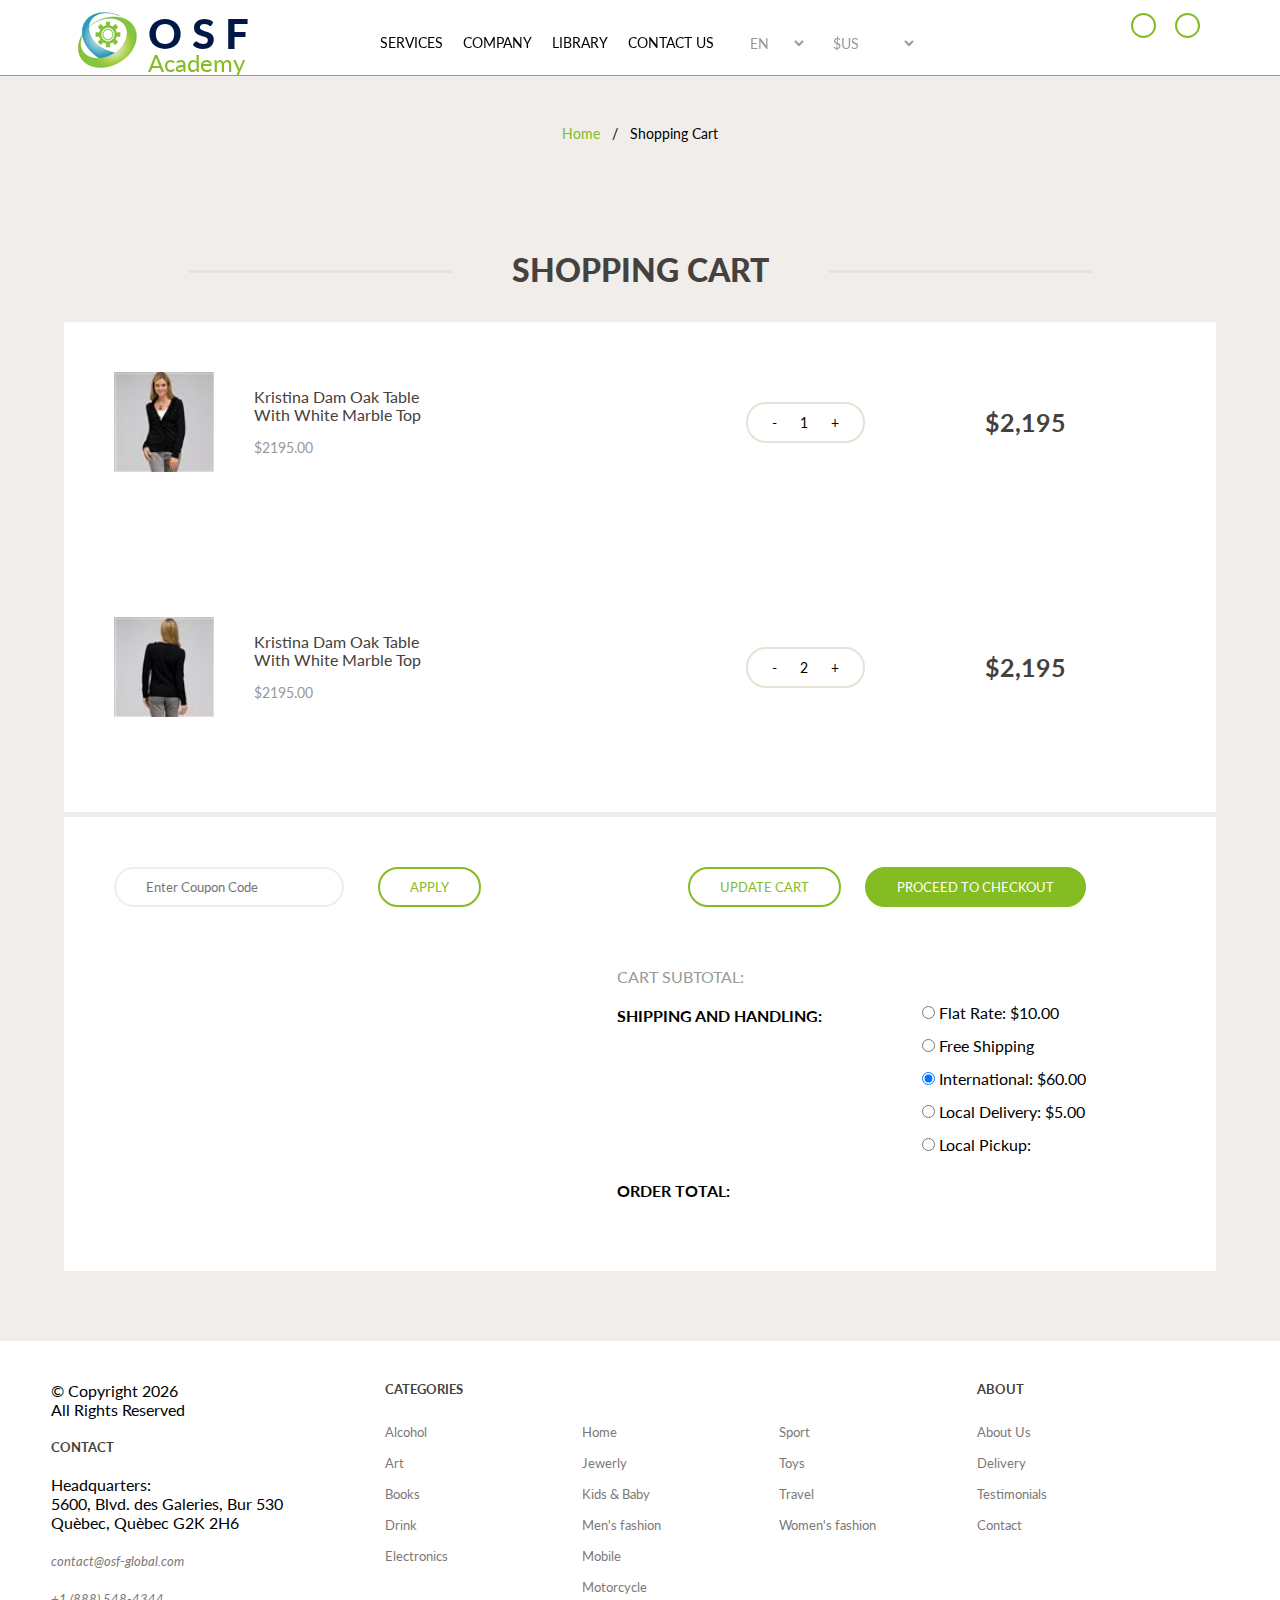
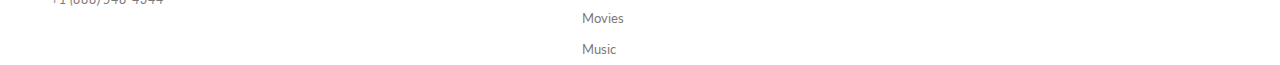
<file: optional.html>
<!DOCTYPE html>
<html lang="en">
<head>
    <meta charset="UTF-8">
    <meta http-equiv="X-UA-Compatible" content="IE=edge">
    <meta name="viewport" content="width=device-width, initial-scale=1.0">
    <title>Document</title>

    <link rel="stylesheet" href="css/style.css">
    
   
      <link rel="stylesheet" href="https://use.fontawesome.com/releases/v5.15.4/css/all.css"
          integrity="sha384-DyZ88mC6Up2uqS4h/KRgHuoeGwBcD4Ng9SiP4dIRy0EXTlnuz47vAwmeGwVChigm" crossorigin="anonymous">
</head>
<body>
    <nav>


        <div class="wrapper">

            <div class="logo">
                <a href="index.html" target="_self">
                    <img src="images/header/Logo.png" alt="logo OSF">
                </a>

                <a href="#" target="" _self>
                    <div class="text-logo">
                        <p class="logop">OSF</p>
                        <p>Academy</p>

                    </div>
                </a>


            </div>


            <input type="radio" name="slider" id="menu-btn">
            <input type="radio" name="slider" id="cancel-btn">

            <ul class="nav-links">


                <li>
                    <p class="desktop-item" id="service">SERVICES</p>
                    <input type="checkbox" id="showMega">
                    <label for="showMega" class="mobile-item">SERVICES <i class="fas fa-caret-down"></i></label>
                    <div class="mega-box">
                        <div class="content">
                            <div class="row">


                                <p class="desktop-item">Product categories</p>
                                <input type="checkbox" id="showTitle">
                                <label for="showTitle" class="mobile-item">Product Categories <i
                                        class="fas fa-caret-down"></i></i></label>

                                <div class="mega">
                                    <ul class="mega-links">
                                        <div class="mini-links">
                                            <li>
                                                <a href="error.html">Accessories</a>
                                            </li>
                                            <li>
                                                <a href="error.html">Alcohol</a>
                                            </li>
                                            <li>
                                                <a href="error.html">Art</a>
                                            </li>
                                            <li>
                                                <a href="error.html">Books</a>
                                            </li>
                                            <li>
                                                <a href="error.html">Drink</a>
                                            </li>
                                            <li>
                                                <a href="error.html">Electronics</a>
                                            </li>
                                            <li>
                                                <a href="error.html">Flowers & Plants</a>
                                            </li>
                                            <li>
                                                <a href="error.html">Food</a>
                                            </li>
                                        </div>

                                        <div class="mini-links">
                                            <li>
                                                <a href="error.html">Gadgets</a>
                                            </li>
                                            <li>
                                                <a href="error.html">Garden</a>
                                            </li>
                                            <li>
                                                <a href="error.html">Grocery</a>
                                            </li>
                                            <li>
                                                <a href="error.html">Home</a>
                                            </li>
                                            <li>
                                                <a href="error.html">Jewerly</a>
                                            </li>
                                            <li>
                                                <a href="error.html">Kids & Baby</a>
                                            </li>
                                            <li>
                                                <a href="error.html">Men's Fashion</a>
                                            </li>
                                            <li>
                                                <a href="error.html">Mobile</a>
                                            </li>
                                        </div>

                                        <div class="mini-links">
                                            <li>
                                                <a href="error.html">Motorcycles</a>
                                            </li>
                                            <li>
                                                <a href="error.html">Movies</a>
                                            </li>
                                            <li>
                                                <a href="error.html">Music</a>
                                            </li>
                                            <li>
                                                <a href="error.html">Office</a>
                                            </li>
                                            <li>
                                                <a href="error.html">Pets</a>
                                            </li>
                                            <li>
                                                <a href="error.html">Romantic</a>
                                            </li>
                                            <li>
                                                <a href="error.html">Sport</a>
                                            </li>
                                            <li>
                                                <a href="error.html">Tags</a>
                                            </li>
                                        </div>
                                    </ul>
                                </div>
                            </div>

                            <div class="row">
                                <p class="desktop-item">Sale</p>
                                <input type="checkbox" id="showSale">
                                <label for="showSale" class="mobile-item">Sale <i class="fas fa-caret-down"></i></label>
                                <div class="mini">
                                    <ul class="mega-links-sale">

                                        <li>
                                            <a href="error.html">Accessories</a>
                                        </li>
                                        <li>
                                            <a href="error.html">Alcohol</a>
                                        </li>
                                        <li>
                                            <a href="error.html">Art</a>
                                        </li>
                                        <li>
                                            <a href="error.html">Books</a>
                                        </li>
                                        <li>
                                            <a href="error.html">Drink</a>
                                        </li>
                                        <li>
                                            <a href="error.html">Electronics</a>
                                        </li>
                                        <li>
                                            <a href="error.html">Flowers & Plants</a>
                                        </li>
                                        <li>
                                            <a href="error.html">Food</a>
                                        </li>

                                    </ul>
                                </div>
                            </div>

                            <img src="images/header/nav-img.png" id="desktop" alt="mirrored photo of girl with bags">

                        </div>

                    </div>

                </li>
                <li>
                    <p>COMPANY <i class="fas fa-caret-down"></i></p>
                </li>
                <li>
                    <p>LIBRARY <i class="fas fa-caret-down"></i></p>
                </li>
                <li>
                    <p>CONTACT US <i class="fas fa-caret-down"></i></p>
                </li>
                <img src="images/header/nav-img.png" id="media" alt="mirrored photo of girl with bags">


                <li class="en-us"> <select>
                        <option value="eng">EN</option>
                        <option value="it">IT</option>

                    </select></li>

                <li class="en-us"><select>
                        <option value="US">$US</option>
                        <option value="EURO">&euro;EURO</option>
                    </select></li>



            </ul>


            <label for="menu-btn" class="btn menu-btn"><i class="fas fa-bars"></i></label>
            <label for="cancel-btn" class="btn cancel-btn"><i class="fas fa-times"></i></label>


            <div class="icons">
                <i class="fas fa-search"></i>
                <i class="far fa-user"></i>

                <div class="circle">
                    <span class="bag" id="heartCounter"></span>
                    <i class="far fa-heart"></i>
                </div>
                <div class="circle">
                    <span class="bag" id="counter"></span>
                    <i class="fas fa-shopping-bag"></i>
                </div>

            </div>

        </div>

    </nav>
    <div class="icons">
        <i class="fas fa-search"></i>
        <i class="far fa-user" id="forCell"></i>

        <div class="circle">
            <span class="bag" id="heartCounterCell"></span>
            <i class="far fa-heart"></i>
        </div>
        <div class="circle">
            <span class="bag" id="counterCell"></span>
            <i class="fas fa-shopping-bag"></i>
        </div>


    </div>
    <div class="title-container">

    <ul class="breadcrumb">
        <li><a href="index.html">Home</a></li>
        <li>Shopping Cart</li>
    </ul>
    <h1><span>SHOPPING CART</span></h1>

<div class="whole-section">
    <div class="first-part">

        <div class="first">
            <img src="images/pdp-images/PG.10216885.JJ169XX.PZ-small.jpg" alt="cardigan">
            <div class="title-price">
                <p>Kristina Dam Oak Table With White Marble Top</p>
                <p class="first-calc"> $2195.00 </p> 
            </div>
            
                <div class="numbers">
               <button id="decrementfirst"> - </button>
               <input class="numbers-calc" type="text" id="numberfirst" value="1">

                 <button id="incrementfirst"> + </button>
                </div>
                <strong id="calcSecond">$2,195</strong>
                <i class="fas fa-times btn-danger"></i>
        </div>

        <div class="first">
            <img src="images/pdp-images/PG.10216885.JJ169XX.BZ-small.jpg" alt="cardigan">
            <div class="title-price">
                <p>Kristina Dam Oak Table With White Marble Top</p>
                <p class="first-calc"> $2195.00 </p> 
            </div>
            
                <div class="numbers">
               <button id="decrement"> - </button>
               <input class="numbers-calc" type="text" id="number" value="2">

                 <button id="increment"> + </button>
                </div>
                <strong id="calc">$2,195</strong>
                <i class="fas fa-times btn-danger"></i>
        </div>


    </div>
<div class="second-part">
    <div class="inputs">
    <div class="first-inputs">
        <input type="text" placeholder="Enter Coupon Code">
        <button>APPLY</button>
    </div>

    <div class="second-inputs">
        <button>UPDATE CART</button>
        <button>PROCEED TO CHECKOUT</button>
    </div>
</div>
<div class="radios">
    <div class="radios-into">

<p>CART SUBTOTAL:</p>
<p id="cartPrice"></p>

    </div>
    <div class="radios-into">
        <h3>SHIPPING AND HANDLING:</h3>
<div class="radios-buttons">
<div>
    <input class="radio-button" type="radio" id="flat" name="flat" value="10.00" >
    <label for="flat">Flat Rate: <span>$10.00</span></label>
</div>
<div>
    <input class="radio-button" type="radio" id="free" name="flat" value="0">
    <label for="free">Free Shipping</label>
</div>
<div>
    <input class="radio-button" type="radio" id="international" name="flat" value="60" checked>
    <label for="international">International: <span>$60.00</span></label>
</div>

<div>
    <input class="radio-button" type="radio" id="local" name="flat" value="5" >
    <label for="local">Local Delivery: <span>$5.00</span></label>
</div>

<div>
    <input class="radio-button" type="radio" id="localPickup" name="flat" value="0" >
    <label for="localPickup">Local Pickup:</label>
</div>
    </div>


</div>
    <div class="radios-into">
        <h3>ORDER TOTAL: </h3>
        <p id="total"></p>
    </div>
</div>
    


</div>

</div>






    <footer>

        <div class="coll">
            <!-- Content -->
            <div class="copies">
                <p> &#169; Copyright <span id="currentDate"> </span> </p>
                <p> All Rights Reserved </p>

            </div>



            <input type="checkbox" id="showContacts">
            <label for="showContacts" class="forMobile">CONTACT <i class="fas fa-caret-down"></i></label>
            <div class="info">
                <h4> CONTACT </h4>

                <div class="addresses">
                    <p> Headquarters: </p>
                    <p> 5600, Blvd. des Galeries, Bur 530 </p>
                    <p> Quèbec, Quèbec G2K 2H6

                    </p>
                </div>

                <address>
                    <a class="mb-3" href="mailto:contact@osf-global.com">contact@osf-global.com</a>
                    <a href="tel:+1 (888) 548-4344">+1 (888) 548-4344</a>
                </address>
            </div>
        </div>

        <div class="coll">


            <h4>
                CATEGORIES
            </h4>
            <input type="checkbox" id="showCategories">
            <label for="showCategories" class="forMobile">CATEGORIES <i class="fas fa-caret-down"></i></label>

            <div class="link-row">
                <div class="col-small">


                    <a href="error.html">Alcohol</a>


                    <a href="error.html">Art</a>


                    <a href="error.html">Books</a>


                    <a href="error.html">Drink</a>


                    <a href="error.html">Electronics</a>



                </div>


                <div class="col-small">


                    <a href="error.html">Home</a>


                    <a href="error.html">Jewerly</a>

                    <a href="error.html">Kids & Baby</a>

                    <a href="error.html">Men's fashion</a>

                    <a href="error.html">Mobile</a>

                    <a href="error.html">Motorcycle</a>

                    <a href="error.html">Movies</a>

                    <a href="error.html">Music</a>


                </div>


                <div class="col-small">


                    <a href="error.html">Sport</a>

                    <a href="error.html">Toys</a>

                    <a href="error.html">Travel</a>

                    <a href="error.html">Women's fashion</a>

                </div>
            </div>
        </div>


        <div class="coll">

            <h4>
                ABOUT
            </h4>
            <input type="checkbox" id="showAbouts">
            <label for="showAbouts" class="forMobile">ABOUT <i class="fas fa-caret-down"></i></label>
            <div class="abouts">

                <a href="error.html">About Us</a>

                <a href="error.html">Delivery</a>

                <a href="error.html">Testimonials</a>

                <a href="error.html">Contact</a>
            </div>

        </div>

        <div class="coll">

            <div>
                <a href="https://www.facebook.com/">
                    <i class="fab fa-facebook-f"></i>

                    <a href="">
                        <i class="fab fa-google"></i>
                    </a>
                </a>
                <a href="https://twitter.com/i/flow/login">
                    <i class="fab fa-twitter"></i>
                </a>
                <a href="https://www.pinterest.com/">
                    <i class="fab fa-pinterest-p"></i>
                </a>


            </div>
        </div>

    </footer>

    <script src="script/common.js"></script>
 <script src="script/cart.js"></script>
   
</body>
</html>
</file>
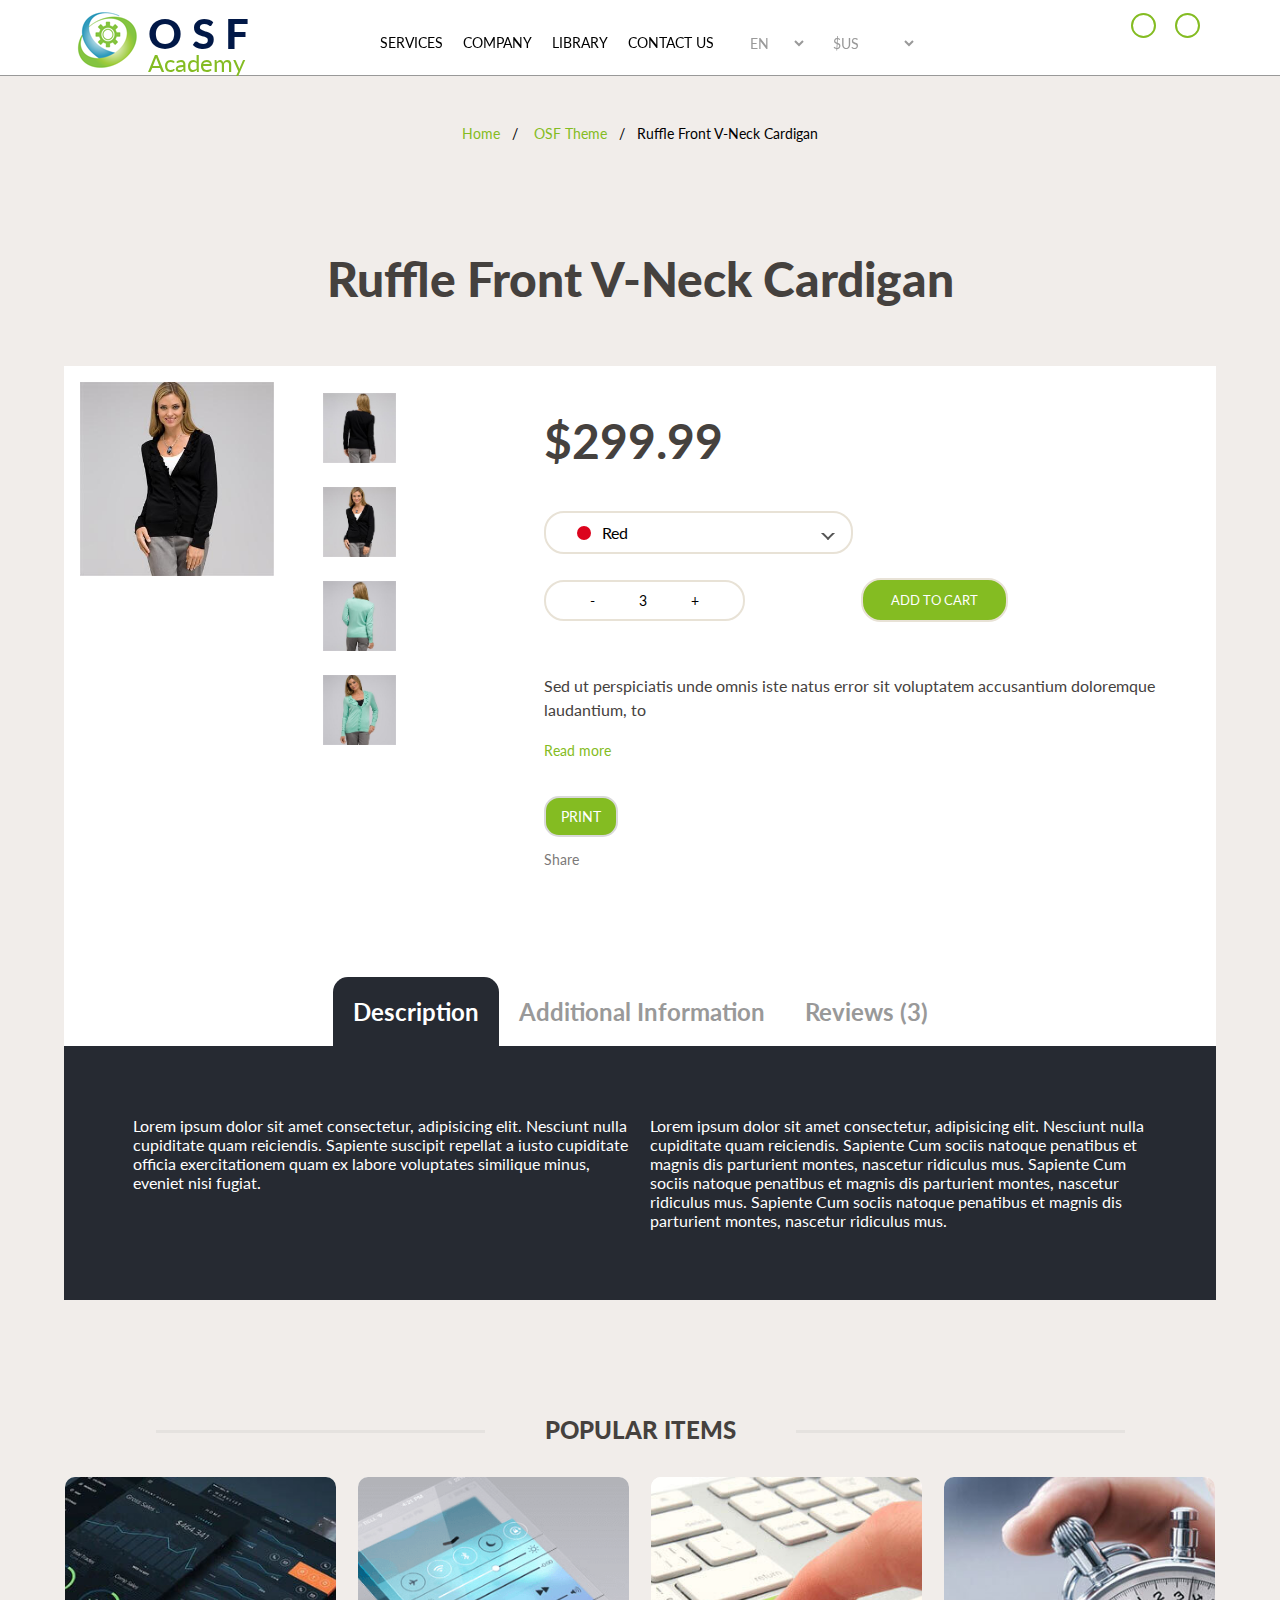
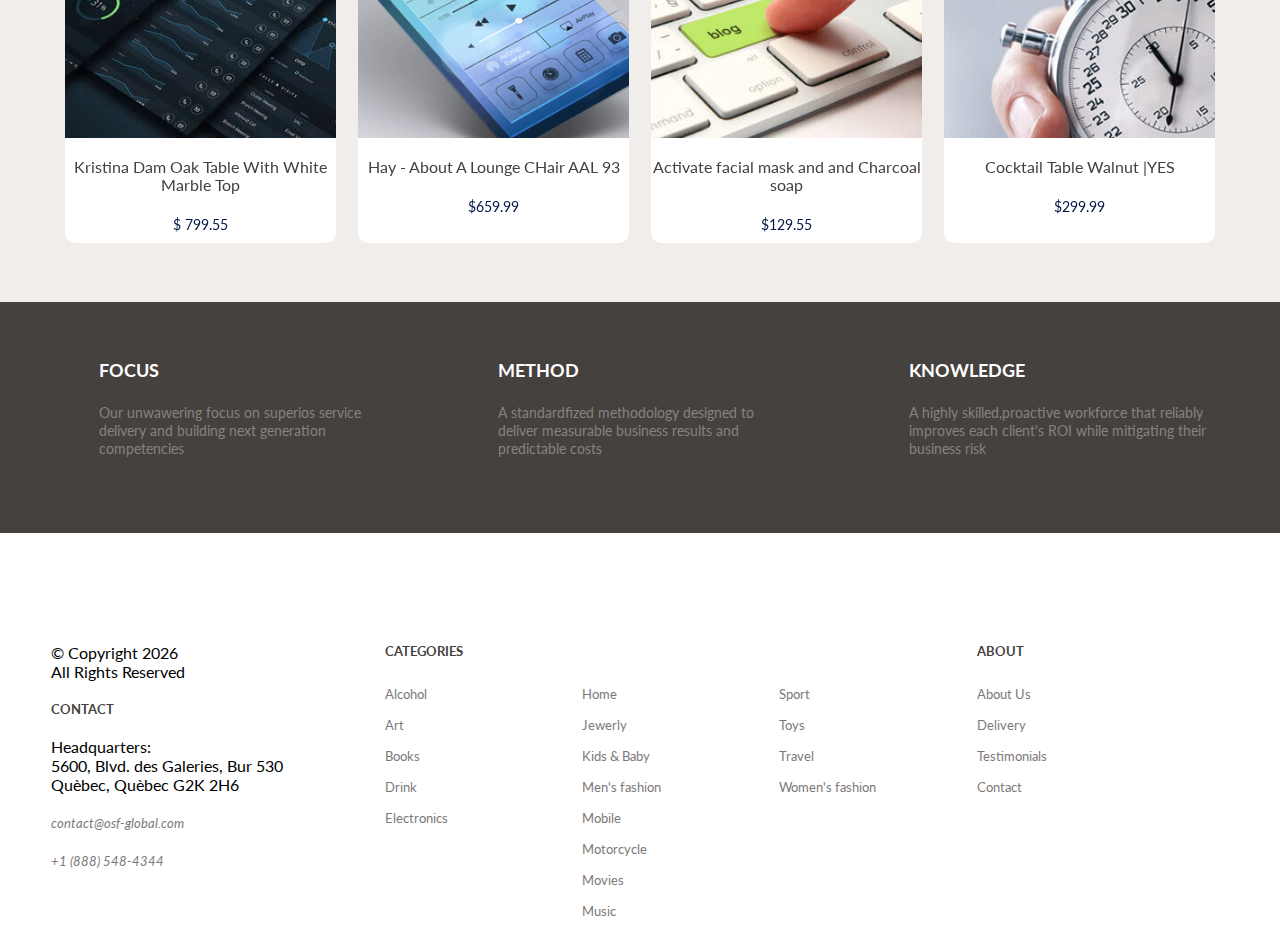
<file: pdp.html>
<!DOCTYPE html>
<html lang="en">
<head>
    <meta charset="UTF-8">
    <meta http-equiv="X-UA-Compatible" content="IE=edge">
    <meta name="viewport" content="width=device-width, initial-scale=1.0">
    <title>pdp</title>
    <link rel="stylesheet" href="css/style.css">
    
    <link
    rel="stylesheet"
    href="https://unpkg.com/swiper/swiper-bundle.min.css"
/>
      <link rel="stylesheet" href="https://use.fontawesome.com/releases/v5.15.4/css/all.css"
          integrity="sha384-DyZ88mC6Up2uqS4h/KRgHuoeGwBcD4Ng9SiP4dIRy0EXTlnuz47vAwmeGwVChigm" crossorigin="anonymous">
  
</head>
<body>
    
    <nav>


        <div class="wrapper">

            <div class="logo">
                <a href="index.html" target="_self">
                    <img src="images/header/Logo.png" alt="logo OSF">
                </a>

                <a href="#" target="" _self>
                    <div class="text-logo">
                        <p class="logop">OSF</p>
                        <p>Academy</p>

                    </div>
                </a>


            </div>


            <input type="radio" name="slider" id="menu-btn">
            <input type="radio" name="slider" id="cancel-btn">

            <ul class="nav-links">


                <li>
                    <p class="desktop-item" id="service">SERVICES</p>
                    <input type="checkbox" id="showMega">
                    <label for="showMega" class="mobile-item">SERVICES <i class="fas fa-caret-down"></i></label>
                    <div class="mega-box">
                        <div class="content">
                            <div class="row">


                                <p class="desktop-item">Product categories</p>
                                <input type="checkbox" id="showTitle">
                                <label for="showTitle" class="mobile-item">Product Categories <i
                                        class="fas fa-caret-down"></i></i></label>

                                <div class="mega">
                                    <ul class="mega-links">
                                        <div class="mini-links">
                                            <li>
                                                <a href="error.html">Accessories</a>
                                            </li>
                                            <li>
                                                <a href="error.html">Alcohol</a>
                                            </li>
                                            <li>
                                                <a href="error.html">Art</a>
                                            </li>
                                            <li>
                                                <a href="error.html">Books</a>
                                            </li>
                                            <li>
                                                <a href="error.html">Drink</a>
                                            </li>
                                            <li>
                                                <a href="error.html">Electronics</a>
                                            </li>
                                            <li>
                                                <a href="error.html">Flowers & Plants</a>
                                            </li>
                                            <li>
                                                <a href="error.html">Food</a>
                                            </li>
                                        </div>

                                        <div class="mini-links">
                                            <li>
                                                <a href="error.html">Gadgets</a>
                                            </li>
                                            <li>
                                                <a href="error.html">Garden</a>
                                            </li>
                                            <li>
                                                <a href="error.html">Grocery</a>
                                            </li>
                                            <li>
                                                <a href="error.html">Home</a>
                                            </li>
                                            <li>
                                                <a href="error.html">Jewerly</a>
                                            </li>
                                            <li>
                                                <a href="error.html">Kids & Baby</a>
                                            </li>
                                            <li>
                                                <a href="error.html">Men's Fashion</a>
                                            </li>
                                            <li>
                                                <a href="error.html">Mobile</a>
                                            </li>
                                        </div>

                                        <div class="mini-links">
                                            <li>
                                                <a href="error.html">Motorcycles</a>
                                            </li>
                                            <li>
                                                <a href="error.html">Movies</a>
                                            </li>
                                            <li>
                                                <a href="error.html">Music</a>
                                            </li>
                                            <li>
                                                <a href="error.html">Office</a>
                                            </li>
                                            <li>
                                                <a href="error.html">Pets</a>
                                            </li>
                                            <li>
                                                <a href="error.html">Romantic</a>
                                            </li>
                                            <li>
                                                <a href="error.html">Sport</a>
                                            </li>
                                            <li>
                                                <a href="error.html">Tags</a>
                                            </li>
                                        </div>
                                    </ul>
                                </div>
                            </div>

                            <div class="row">
                                <p class="desktop-item">Sale</p>
                                <input type="checkbox" id="showSale">
                                <label for="showSale" class="mobile-item">Sale <i class="fas fa-caret-down"></i></label>
                                <div class="mini">
                                    <ul class="mega-links-sale">

                                        <li>
                                            <a href="error.html">Accessories</a>
                                        </li>
                                        <li>
                                            <a href="error.html">Alcohol</a>
                                        </li>
                                        <li>
                                            <a href="error.html">Art</a>
                                        </li>
                                        <li>
                                            <a href="error.html">Books</a>
                                        </li>
                                        <li>
                                            <a href="error.html">Drink</a>
                                        </li>
                                        <li>
                                            <a href="error.html">Electronics</a>
                                        </li>
                                        <li>
                                            <a href="error.html">Flowers & Plants</a>
                                        </li>
                                        <li>
                                            <a href="error.html">Food</a>
                                        </li>

                                    </ul>
                                </div>
                            </div>

                            <img src="images/header/nav-img.png" id="desktop" alt="mirrored photo of girl with bags">

                        </div>

                    </div>

                </li>
                <li>
                    <p>COMPANY <i class="fas fa-caret-down"></i></p>
                </li>
                <li>
                    <p>LIBRARY <i class="fas fa-caret-down"></i></p>
                </li>
                <li>
                    <p>CONTACT US <i class="fas fa-caret-down"></i></p>
                </li>
                <img src="images/header/nav-img.png" id="media" alt="mirrored photo of girl with bags">


                <li class="en-us"> <select>
                        <option value="eng">EN</option>
                        <option value="it">IT</option>

                    </select></li>

                <li class="en-us"><select>
                        <option value="US">$US</option>
                        <option value="EURO">&euro;EURO</option>
                    </select></li>



            </ul>


            <label for="menu-btn" class="btn menu-btn"><i class="fas fa-bars"></i></label>
            <label for="cancel-btn" class="btn cancel-btn"><i class="fas fa-times"></i></label>


            <div class="icons">
                <i class="fas fa-search"></i>
                <i class="far fa-user"></i>

                <div class="circle">
                    <span class="bag" id="heartCounter"></span>
                    <i class="far fa-heart"></i>
                </div>
                <div class="circle">
                    <span class="bag" id="counter"></span>
                    <i class="fas fa-shopping-bag"></i>
                </div>

            </div>

        </div>

    </nav>
    <div class="icons">
        <i class="fas fa-search"></i>
        <i class="far fa-user" id="forCell"></i>

        <div class="circle">
            <span class="bag" id="heartCounterCell"></span>
            <i class="far fa-heart"></i>
        </div>
        <div class="circle">
            <span class="bag" id="counterCell"></span>
            <i class="fas fa-shopping-bag"></i>
        </div>


    </div>

<!--PDP SECTION           ---------------------------------------->
<div class="pdp">
    <ul class="breadcrumb">
        <li><a href="index.html">Home</a></li>
        <li><a href="#"> OSF Theme </a></li>
        <li>Ruffle Front V-Neck Cardigan</li>
    </ul>
    <h1><span>Ruffle Front V-Neck Cardigan</span></h1>
    <div class="pdp-container">

        <div class="prod-container">
            <div class="big-section">
            <div class="picture" >
                <i class="fas fa-search-plus" id="focusClick"></i> 
                <img src="images/pdp-images/PG.10216885.JJ169XX.PZ.jpg" id="picToZoom" alt="girl trying on cardigan">

            </div>
            
            <div class="swiper mySwiper5">
                <div class="swiper-wrapper pictures">
                <img class="swiper-slide" src="images/pdp-images/PG.10216885.JJ169XX.BZ.jpg" alt="girl trying on cardigan">
                <img class="swiper-slide" src="images/pdp-images/PG.10216885.JJ169XX.PZ.jpg" alt="girl trying on cardigan">
                <img class="swiper-slide" src="images/pdp-images/PG.10216885.JJ8UTXX.BZ.jpg" alt="girl trying on cardigan">
                <img class="swiper-slide" src="images/pdp-images/PG.10216885.JJ8UTXX.PZ.jpg" alt="girl trying on cardigan">
            </div>
            
            <div class="swiper-pagination"></div>
        </div>
        
        </div>
            <div class="infos">

                <h2>$299.99</h2>

                <div class="wrapping">
                    <ul class="default-option">
                        <li>
                            <div class="option">
                                <a id="red"></a>
                                <p>Red</p>
                            </div>
                        </li>


                    </ul>
                    <ul class="select">
                        <li>
                            <div class="option">
                                <a id="green"></a>
                                <p>Green</p>
                            </div>
                        </li>
                        <li>
                            <div class="option">
                                <a id="red"></a>
                                <p>Red</p>
                            </div>
                        </li>
                        <li>
                            <div class="option">
                                <a id="orange"></a>
                                <p>Orange</p>
                            </div>
                        </li>
                        <li>
                            <div class="option">
                                <a id="brown"></a>
                                <p>Brown</p>
                            </div>
                        </li>
                    </ul>
                </div>

                <div class="selects">
                    <div class="numbers">
                   <button id="decrement"> - </button>
                   <input type="text" id="number" value="3">

                     <button id="increment"> + </button>
                    </div>
                    <button class="cart">ADD TO CART</button>
                </div>
                <div class="reads">
                    <p id="showed-text">
                     </p>
                    <p id="read">Read more</p>
                </div>
                <button id="printButton">Print</button>
                <div class="social-links">
                    <p>Share</p>
                    <div>
                        <a href="https://www.facebook.com/">
                            <i class="fab fa-facebook-f"></i>

                            <a href="">
                                <i class="fab fa-google"></i>
                            </a>
                        </a>
                        <a href="https://twitter.com/i/flow/login">
                            <i class="fab fa-twitter"></i>
                        </a>
                        <a href="https://www.pinterest.com/">
                            <i class="fab fa-pinterest-p"></i>
                        </a>


                    </div>

                </div>





            </div>


        </div>

            <div class="tabs">
<div class="single-tabs">
    <button class="tab-links" id="firstButton">Description</button>
    <button class="tab-links" id="secondButton">Additional Information</button>
    <button class="tab-links" id="thirdButton">Reviews (3)</button>

</div>
<div class="tab-content" id="first-content">
    <p>Lorem ipsum dolor sit amet consectetur, adipisicing elit. Nesciunt nulla cupiditate quam reiciendis. Sapiente suscipit repellat a iusto cupiditate officia exercitationem quam ex labore voluptates similique minus, eveniet nisi fugiat.</p>
    <p>Lorem ipsum dolor sit amet consectetur, adipisicing elit. Nesciunt nulla cupiditate quam reiciendis. Sapiente Cum sociis natoque penatibus et magnis dis parturient montes, nascetur ridiculus mus.
        Sapiente Cum sociis natoque penatibus et magnis dis parturient montes, nascetur ridiculus mus. Sapiente Cum sociis natoque penatibus et magnis dis parturient montes, nascetur ridiculus mus.
    </p>
</div>

<div class="tab-content" id="secondContent">
    <p> Aenean commodo ligula eget dolor. Aenean massa. Cum sociis natoque penatibus et magnis dis parturient montes, nascetur ridiculus mus.
  </p>
  <p> Sapiente Cum sociis natoque penatibus et magnis dis parturient montes, nascetur ridiculus mus.
    Sapiente Cum sociis natoque penatibus et magnis dis parturient montes, nascetur ridiculus mus. Sapiente Cum sociis natoque penatibus et magnis dis parturient montes, nascetur ridiculus mus.</p>
</div>
<div class="tab-content" id="thirdContent">
    <p> Aenean commodo ligula eget dolor. Aenean massa. Cum sociis natoque penatibus et magnis dis parturient montes, nascetur ridiculus mus. Lorem ipsum dolor sit amet, consectetuer adipiscing elit. Aenean commodo ligula eget dolor.</p>
</div>
            </div>


        

  </div>


</div>



 <div class="products-popular ">
        <h2><span>POPULAR ITEMS</span></h2>
        <div class="swiper mySwiper">
            <div class="swiper-wrapper containerProducts-popular">
    
    
                <div class="swiper-slide small-container-popular ">
                    <img src="images/header/products/prod1.png" alt="display tablet">
    
                    <div class="text">
                        <p>Kristina Dam Oak Table With White Marble Top</p>
                        <span class="price"> $ 799.55</span>
                    </div>
                  
                </div>
    
             
                <div class="swiper-slide small-container-popular">
                    <img src="images/header/products/prod5.png" alt="music-play">

                    <div class="text">
                        <p>Hay - About A Lounge CHair AAL 93</p>
                        <span class="price"> $659.99</span>

                    </div>
                  
                </div>






                <div class="swiper-slide small-container-popular">
                    <img src="images/header/products/prod3.png" alt="keyboard">
                    <div class="text">
                        <p>Activate facial mask and and Charcoal soap</p>
                        <span class="price"> $129.55</span>
                    </div>
                   
                </div>
                <div class="swiper-slide small-container-popular">
                    <img src="images/header/products/prod4.png" alt="watch">
                    <div class="text">
                        <p>Cocktail Table Walnut |YES</p>
                        <span class="price"> $299.99</span>
                    </div>
                    
                </div>
    
            </div>
            <div class="swiper-pagination"></div>
        </div>
        <button id="scroll">SCROLL TO TOP</button>
        </div>
      

    
        <div class="service-section">
            <div class="package">
                <i class="fas fa-shipping-fast"></i>
                <div class="text-small">
                <h2>FOCUS</h2>
                <p>Our unwawering focus on superios service delivery and building next generation competencies</p>
            </div>
        </div>
            <div class="package">
                <i class="fas fa-recycle"></i>
                <div class="text-small">
                <h2>METHOD</h2>
                <p>A standardfized methodology designed to deliver measurable business results and predictable costs</p>
            </div>
    </div>
            <div class="package">
                <i class="fas fa-clipboard"></i>
                <div class="text-small">
                <h2>KNOWLEDGE</h2>
                <p>A highly skilled,proactive workforce that reliably improves each client's ROI while mitigating their business risk</p>
            </div>
        </div>
    
    </div>



    <footer>

        <div class="coll">
            <!-- Content -->
            <div class="copies">
                <p> &#169; Copyright <span id="currentDate"> </span> </p>
                <p> All Rights Reserved </p>

            </div>



            <input type="checkbox" id="showContacts">
            <label for="showContacts" class="forMobile">CONTACT <i class="fas fa-caret-down"></i></label>
            <div class="info">
                <h4> CONTACT </h4>

                <div class="addresses">
                    <p> Headquarters: </p>
                    <p> 5600, Blvd. des Galeries, Bur 530 </p>
                    <p> Quèbec, Quèbec G2K 2H6

                    </p>
                </div>

                <address>
                    <a class="mb-3" href="mailto:contact@osf-global.com">contact@osf-global.com</a>
                    <a href="tel:+1 (888) 548-4344">+1 (888) 548-4344</a>
                </address>
            </div>
        </div>

        <div class="coll">


            <h4>
                CATEGORIES
            </h4>
            <input type="checkbox" id="showCategories">
            <label for="showCategories" class="forMobile">CATEGORIES <i class="fas fa-caret-down"></i></label>

            <div class="link-row">
                <div class="col-small">


                    <a href="error.html">Alcohol</a>


                    <a href="error.html">Art</a>


                    <a href="error.html">Books</a>


                    <a href="error.html">Drink</a>


                    <a href="error.html">Electronics</a>



                </div>


                <div class="col-small">


                    <a href="error.html">Home</a>


                    <a href="error.html">Jewerly</a>

                    <a href="error.html">Kids & Baby</a>

                    <a href="error.html">Men's fashion</a>

                    <a href="error.html">Mobile</a>

                    <a href="error.html">Motorcycle</a>

                    <a href="error.html">Movies</a>

                    <a href="error.html">Music</a>


                </div>


                <div class="col-small">


                    <a href="error.html">Sport</a>

                    <a href="error.html">Toys</a>

                    <a href="error.html">Travel</a>

                    <a href="error.html">Women's fashion</a>

                </div>
            </div>
        </div>


        <div class="coll">

            <h4>
                ABOUT
            </h4>
            <input type="checkbox" id="showAbouts">
            <label for="showAbouts" class="forMobile">ABOUT <i class="fas fa-caret-down"></i></label>
            <div class="abouts">

                <a href="error.html">About Us</a>

                <a href="error.html">Delivery</a>

                <a href="error.html">Testimonials</a>

                <a href="error.html">Contact</a>
            </div>

        </div>

        <div class="coll">

            <div>
                <a href="https://www.facebook.com/">
                    <i class="fab fa-facebook-f"></i>

                    <a href="">
                        <i class="fab fa-google"></i>
                    </a>
                </a>
                <a href="https://twitter.com/i/flow/login">
                    <i class="fab fa-twitter"></i>
                </a>
                <a href="https://www.pinterest.com/">
                    <i class="fab fa-pinterest-p"></i>
                </a>


            </div>
        </div>

    </footer>

    <script src="script/common.js"></script>
    <script src="https://unpkg.com/swiper/swiper-bundle.min.js"></script>
    <script src="script/swiper.js"></script>

    
    <script src="https://ajax.googleapis.com/ajax/libs/jquery/3.6.0/jquery.min.js"></script>
    <script src="script/pdp.js"></script>

    <script src="script/pdp-swiper.js"></script>
</body>
</html>
</file>
<file: css/style.css>
@charset "UTF-8";
@import url("https://fonts.googleapis.com/css2?family=Lato:wght@300;400;900&display=swap");
/*$breakpoint-small: 320px;
$breakpoint-med-small: 768px;
$breakpoint-big: 1280px;*/
nav {
  position: sticky;
  top: 0;
  z-index: 100;
  background: #fff;
  /*position: fixed;
  top: 0;*/
  display: flex;
  align-items: center;
  padding-top: 10px;
  padding-right: 20px;
  padding-left: 20px;
  justify-content: space-between;
  border-bottom: 1px solid #999999;
  width: 100%;
}
@media print {
  nav {
    display: none;
  }
}
nav .icons {
  align-items: center;
  justify-content: center;
  color: #999999;
  display: flex;
  cursor: pointer;
}
nav .icons a {
  color: #999999;
}
nav .icons .circle {
  position: relative;
}
nav .icons .circle .bag {
  width: 25px;
  height: 25px;
  margin: 0;
  border-radius: 50%;
  position: absolute;
  top: -15px;
  right: 10%;
  background: white;
  border: 2px solid #84bc22;
  display: flex;
  align-items: center;
  justify-content: center;
}
@media only screen and (min-width:768px) and (max-width:1279px) {
  nav .icons .circle .bag {
    width: 15px;
    height: 15px;
    top: -5px;
    right: -20%;
  }
}
nav .icons i {
  text-align: center;
  /* vertical-align: middle;*/
  padding-right: 22px;
  padding-left: 22px;
  font-size: 25px;
}
nav .icons i:hover {
  color: #84bc22;
}
@media only screen and (min-width:768px) and (max-width:1279px) {
  nav .icons i {
    font-size: 14px;
    padding-right: 4px;
    padding-left: 4px;
  }
}
@media only screen and (min-width:320px) and (max-width:767px) {
  nav .icons {
    display: none;
  }
}
nav .en-us {
  /* padding: 0 22px;*/
  /*@include padding(null,null,0,22px);*/
  color: #999999;
  list-style: none;
  line-height: 24px;
}
@media only screen and (min-width:768px) and (max-width:1279px) {
  nav .en-us {
    padding-bottom: 0;
    padding-left: 10px;
    line-height: 10px;
  }
}
nav .en-us select {
  /*padding: 0 22px;*/
  padding-right: 22px;
  padding-bottom: 0;
  padding-left: 22px;
  color: #999999;
  outline: 0px;
  border: 0px;
  font-size: 14px;
  background: #fff;
}
@media only screen and (min-width:768px) and (max-width:1279px) {
  nav .en-us select {
    font-size: 10px;
    padding-bottom: 0;
    padding-left: 3px;
  }
}
@media only screen and (min-width:320px) and (max-width:767px) {
  nav .en-us {
    display: none;
  }
}
nav #media {
  display: none;
}
@media only screen and (min-width:320px) and (max-width:767px) {
  nav #media {
    display: block;
    border-radius: 20px;
    margin-top: 25px;
    margin-right: auto;
    margin-bottom: 30px;
    margin-left: auto;
  }
}
nav #desktop {
  display: block;
  border-radius: 20px;
  justify-self: center;
  align-self: center;
}
@media only screen and (min-width:320px) and (max-width:767px) {
  nav #desktop {
    display: none;
  }
}
@media only screen and (min-width:768px) and (max-width:1279px) {
  nav #desktop {
    border-radius: 10px;
    width: 180px;
    height: 180px;
    margin-right: 30px;
  }
}
nav input {
  display: none;
}
@media only screen and (min-width:768px) and (max-width:1279px) {
  nav {
    padding-top: 5px;
    padding-right: 10px;
    padding-left: 10px;
  }
}

.logo {
  display: flex;
}
.logo .text-logo {
  margin-left: 9px;
}
@media only screen and (min-width:320px) and (max-width:767px) {
  .logo .text-logo {
    display: none;
  }
}
@media only screen and (min-width:320px) and (max-width:767px) and (min-width:768px) and (max-width:1279px) {
  .logo .text-logo {
    margin-left: 4px;
  }
}
.logo .text-logo .logop {
  font-size: 42px;
  color: #011847;
  font-weight: 900;
  letter-spacing: 10px;
  margin-bottom: -10px;
}
@media only screen and (min-width:768px) and (max-width:1279px) {
  .logo .text-logo .logop {
    font-size: 21px;
    letter-spacing: 5px;
    margin-top: 5px;
    margin-bottom: -5px;
  }
}
.logo .text-logo p {
  font-size: 24px;
  color: #84bc22;
  font-weight: 400;
}
@media only screen and (min-width:768px) and (max-width:1279px) {
  .logo .text-logo p {
    font-size: 16px;
  }
}

.wrapper {
  display: flex;
  width: 100%;
  justify-content: space-around;
  align-items: center;
  height: 65px;
  /*margin: auto;*/
}
@media only screen and (min-width:320px) and (max-width:767px) {
  .wrapper {
    margin: auto;
    display: flex;
    align-items: center;
    width: auto;
    justify-content: center;
    z-index: 99;
  }
}
.wrapper .nav-links {
  text-decoration: none;
  display: inline-flex;
  list-style: none;
  align-items: center;
  justify-content: space-around;
}
@media only screen and (min-width:320px) and (max-width:767px) {
  .wrapper .nav-links {
    position: fixed;
    width: 100%;
    background: #262a32;
    top: 75px;
    left: -100%;
    /* height: 100vh;*/
    display: block;
    overflow-y: auto;
    height: 80%;
  }
}
.wrapper .nav-links .fa-caret-down {
  display: none;
}
@media only screen and (min-width:320px) and (max-width:767px) {
  .wrapper .nav-links .fa-caret-down {
    display: block;
    float: right;
    color: #999999;
    line-height: 40px;
  }
}
.wrapper .nav-links li {
  /*  @include padding(null,20px,null,20px);*/
}
@media only screen and (min-width:768px) and (max-width:1279px) {
  .wrapper .nav-links li {
    padding-right: 5px;
    padding-left: 5px;
  }
}
.wrapper .nav-links li:hover .mega-box {
  /*transition: all 0.3s ease;*/
  top: 76px;
  opacity: 1;
  visibility: visible;
}
@media only screen and (min-width:768px) and (max-width:1279px) {
  .wrapper .nav-links li:hover .mega-box {
    top: 70px;
  }
}
.wrapper .nav-links li p {
  font-size: 14px;
  font-weight: 400;
  height: 78px;
  align-items: center;
  display: flex;
  padding-right: 10px;
  padding-left: 10px;
}
@media only screen and (min-width:768px) and (max-width:1279px) {
  .wrapper .nav-links li p {
    font-size: 12px;
    padding-right: 9px;
    padding-left: 9px;
  }
}
@media only screen and (min-width:320px) and (max-width:767px) {
  .wrapper .nav-links li p {
    display: block;
    color: white;
    font-size: 19px;
    font-weight: 900;
    line-height: 73px;
    padding-right: 20px;
  }
}
.wrapper .nav-links .mobile-item {
  display: none;
}
@media only screen and (min-width:320px) and (max-width:767px) {
  .wrapper .nav-links .mobile-item {
    display: block;
    cursor: pointer;
    color: white;
    font-size: 19px;
    font-weight: 900;
    line-height: 73px;
    /* @include padding(null,10px, null,null);
     @include screen("breakpoint-small") {*/
    padding-right: 22px;
    padding-left: 22px;
  }
}
.wrapper .nav-links .desktop-item {
  font-size: 14px;
  font-weight: 900;
  text-transform: uppercase;
}
@media only screen and (min-width:320px) and (max-width:767px) {
  .wrapper .nav-links .desktop-item {
    display: none;
  }
}
.wrapper .mega-box {
  position: absolute;
  left: 0;
  width: 100%;
  top: 85px;
  opacity: 0;
  visibility: hidden;
  z-index: 99;
}
@media only screen and (min-width:320px) and (max-width:767px) {
  .wrapper .mega-box {
    position: static;
    top: 65px;
    opacity: 1;
    visibility: visible;
    max-height: 0px;
    overflow: hidden;
  }
}
.wrapper .mega-box .content {
  background: #262a32;
  padding-top: 22px;
  padding-right: 22px;
  padding-bottom: 22px;
  padding-left: 22px;
  display: grid;
  grid-template-columns: 2fr 1fr 1fr;
  width: 100%;
  grid-gap: 100px;
}
@media only screen and (min-width:768px) and (max-width:1279px) {
  .wrapper .mega-box .content {
    padding-top: 10px;
    padding-right: 10px;
    padding-bottom: 10px;
    padding-left: 10px;
    grid-gap: 0px;
  }
}
@media only screen and (min-width:320px) and (max-width:767px) {
  .wrapper .mega-box .content {
    display: flex;
    flex-direction: column;
    padding: 0 10px 0 10px;
    padding-right: 10px;
    padding-left: 10px;
    grid-gap: 10px;
  }
}
.wrapper .mega-box .row {
  /*display: flex
  flex-direction: column;
  align-items: flex-start;*/
}
@media only screen and (min-width:768px) and (max-width:1279px) {
  .wrapper .mega-box .row label {
    font-size: 24px;
    line-height: 20px;
  }
}
@media only screen and (min-width:320px) and (max-width:767px) {
  .wrapper .mega-box .row label {
    font-weight: 400;
    font-size: 21px;
    line-height: 41px;
  }
}
@media only screen and (min-width:320px) and (max-width:767px) {
  .wrapper .mega-box .row {
    width: 100%;
  }
}
.wrapper .mega-box p {
  font-weight: 900;
  font-size: 14px;
  color: white;
}
@media only screen and (min-width:768px) and (max-width:1279px) {
  .wrapper .mega-box p {
    font-size: 24px;
  }
}
@media only screen and (min-width:320px) and (max-width:767px) {
  .wrapper .mega-box p {
    font-weight: 400;
    font-size: 21px;
    line-height: 41px;
  }
}
.wrapper .mega-box .mega-links {
  display: grid;
  grid-template-columns: 1fr 1fr 1fr;
  list-style: none;
  grid-gap: 150px;
}
@media only screen and (min-width:768px) and (max-width:1279px) {
  .wrapper .mega-box .mega-links {
    grid-gap: 10px;
  }
}
@media only screen and (min-width:320px) and (max-width:767px) {
  .wrapper .mega-box .mega-links {
    display: flex;
    flex-direction: column;
    grid-gap: 0;
  }
}
.wrapper .mega-box .mega-links .mini-links li a {
  line-height: 31px;
}
.wrapper .mega-box .mega-links a {
  color: white;
  font-size: 16px;
  display: block;
}
.wrapper .mega-box .mega-links a:hover {
  color: #84bc22;
}
@media only screen and (min-width:768px) and (max-width:1279px) {
  .wrapper .mega-box .mega-links a {
    font-size: 16px;
    line-height: 24px;
  }
}
.wrapper .btn {
  font-size: 20px;
  cursor: pointer;
  display: none;
  color: #2d343a;
}
@media only screen and (min-width:320px) and (max-width:767px) {
  .wrapper .btn {
    display: block;
  }
}
@media only screen and (min-width:320px) and (max-width:767px) {
  .wrapper #menu-btn:checked ~ .nav-links {
    left: 0%;
  }
}
@media only screen and (min-width:320px) and (max-width:767px) {
  .wrapper #menu-btn:checked ~ .btn.menu-btn {
    display: none;
  }
}
@media only screen and (min-width:320px) and (max-width:767px) {
  .wrapper #cancel-btn:checked ~ .btn.menu-btn {
    display: block;
  }
}
@media only screen and (min-width:320px) and (max-width:767px) {
  .wrapper #cancel-btn:checked ~ .btn.cancel-btn {
    display: none;
  }
}
@media only screen and (min-width:320px) and (max-width:767px) {
  .wrapper #showMega:checked ~ .mega-box {
    max-height: 100%;
  }
}
@media only screen and (min-width:320px) and (max-width:767px) {
  .wrapper #cancel-btn:checked ~ .mega-box {
    max-height: 100%;
  }
}
@media only screen and (min-width:320px) and (max-width:767px) {
  .wrapper #showTitle:checked ~ .mobile-item {
    max-height: 100%;
  }
}
@media only screen and (min-width:320px) and (max-width:767px) {
  .wrapper #showMega:checked ~ .mega-links li {
    opacity: 0;
    visibility: hidden;
  }
}
@media only screen and (min-width:320px) and (max-width:767px) {
  .wrapper .mega {
    position: static;
    opacity: 1;
    visibility: visible;
    top: 65px;
    padding-left: 20px;
    width: 100%;
    max-height: 0px;
    overflow: hidden;
  }
}
@media only screen and (min-width:320px) and (max-width:767px) {
  .wrapper #showTitle:checked ~ .mega {
    max-height: 100%;
  }
}
@media only screen and (min-width:320px) and (max-width:767px) {
  .wrapper .mini {
    position: static;
    opacity: 1;
    visibility: visible;
    top: 65px;
    padding-left: 20px;
    width: 100%;
    max-height: 0px;
    color: white;
  }
}
@media only screen and (min-width:320px) and (max-width:767px) {
  .wrapper #showSale:checked ~ .mini {
    max-height: 100%;
  }
}

.icons {
  display: none;
}
@media only screen and (min-width:320px) and (max-width:767px) {
  .icons {
    align-items: center;
    justify-content: space-around;
    color: #999999;
    display: flex;
    margin-top: auto;
    height: 55px;
    background: #262a32;
    position: absolute;
    bottom: 0;
    right: 0;
    left: 0;
  }
  .icons a {
    color: #999999;
  }
  .icons i:hover {
    color: #84bc22;
  }
}
@media only screen and (min-width:320px) and (max-width:767px) and (min-width:320px) and (max-width:767px) {
  .icons {
    padding-right: 22px;
    padding-left: 22px;
    font-size: 30px;
  }
}

@media only screen and (min-width:320px) and (max-width:767px) {
  .fa-bars {
    position: absolute;
    left: 10px;
    top: 30px;
  }
}

@media only screen and (min-width:320px) and (max-width:767px) {
  .fa-times {
    position: absolute;
    left: 10px;
    top: 30px;
  }
}

#service {
  font-size: 14px;
  font-weight: 400;
}
#service:hover {
  background: #262a32;
  color: white;
  border-bottom: solid #84bc22 10px;
}

.mega-links-sale {
  list-style: none;
  /*font-size: pt-to-px(16);*/
  font-weight: 400;
  /* line-height: pt-to-px(31);*/
  /* @include screen("breakpoint-med-small") { 
       @include padding(null,null,null,50px);
   }*/
}
@media only screen and (min-width:768px) and (max-width:1279px) {
  .mega-links-sale li {
    font-size: 16px;
    line-height: 24px;
  }
}
.mega-links-sale a {
  color: #fff;
  font-size: 16px;
  line-height: 31px;
}
.mega-links-sale a:hover {
  color: #84bc22;
}

.circle {
  position: relative;
}
.circle .bag {
  display: none;
}
@media only screen and (min-width:320px) and (max-width:767px) {
  .circle .bag {
    width: 25px;
    height: 25px;
    margin: 0;
    border-radius: 50%;
    position: absolute;
    top: -10px;
    left: 20px;
    color: #84bc22;
    background: #262a32;
    border: 2px solid #84bc22;
    display: flex;
    align-items: center;
    justify-content: center;
  }
}

.login-form {
  /* display: flex;*/
  display: none;
  align-items: center;
  justify-content: center;
  position: fixed;
  top: 0;
  /* right: -105%;*/
  right: 0;
  z-index: 999;
  height: 100%;
  width: 100%;
  background: rgba(0, 0, 0, 0.7);
  /* transition:all 0.5s ease-in-out;*/
}
.login-form.show-active {
  display: flex;
  /*  right: 0;*/
  transition: all 0.5s ease-in-out;
}
.login-form form {
  display: flex;
  flex-direction: column;
  align-items: center;
  background: white;
  border: 1px solid #999999;
  border-radius: 10px;
  width: 500px;
  /*height:467px;*/
  padding-top: 32px;
  padding-right: 32px;
  padding-bottom: 32px;
  padding-left: 32px;
  margin-top: 32px;
  margin-right: 32px;
  margin-bottom: 32px;
  margin-left: 32px;
}
.login-form form h2 {
  font-size: 30px;
  text-align: center;
  color: #45413e;
  font-weight: 900;
}
.login-form form span {
  display: block;
  font-size: 16px;
  font-weight: 400;
  line-height: 26px;
  padding-top: 16px;
  align-self: flex-start;
  color: #45413e;
}
.login-form form input {
  width: 90%;
  /*margin: 0.7rem 0;*/
  margin-top: 16px;
  margin-right: 0;
  margin-bottom: 16px;
  margin-left: 0;
  font-size: 25px;
  border: 2px solid #999999;
  border-radius: 20px;
  color: black;
  padding: 10px;
  padding-top: 10px;
  padding-right: 10px;
  padding-bottom: 10px;
  padding-left: 10px;
}
.login-form form .submit-btn {
  margin-top: 16px;
  display: inline-block;
  padding-top: 11px;
  padding-right: 36px;
  padding-bottom: 11px;
  padding-left: 36px;
  border-radius: 20px;
  color: aliceblue;
  background: #84bc22;
  font-size: 14px;
  font-weight: 400;
  cursor: pointer;
  text-align: center;
  width: 50%;
  margin: 1.5rem 0;
  margin-top: 20px;
  margin-right: 0;
  margin-bottom: 20px;
  margin-left: 0;
  border: none;
  align-content: center;
}
.login-form form .submit-btn:hover {
  color: #84bc22;
  background: white;
  border: 1px solid #84bc22;
}
.login-form form p {
  color: #84bc22;
  line-height: 35px;
  font-size: 12px;
  cursor: pointer;
  margin-bottom: -35px;
}
.login-form form .pass-icons {
  display: flex;
  position: relative;
  width: 100%;
  justify-content: center;
  /* padding: 10px;*/
}
.login-form form .pass-icons i {
  position: absolute;
  right: 35px;
  top: 30px;
  color: #999999;
}
.login-form form .pass-icons #hide2 {
  display: none;
}
.login-form form .passForgot {
  display: flex;
  flex-direction: row;
  justify-content: space-between;
  width: 100%;
}
.login-form form .pass {
  color: #84bc22;
  line-height: 43px;
  font-size: 12px;
}

.products {
  background: #262a32;
  display: flex;
  flex-direction: column;
  justify-content: center;
  align-items: center;
  /*@include padding(null,59px,null,59px);*/
}
.products .prodotto {
  display: none;
  grid-template-columns: 1fr 1fr 1fr 1fr;
  grid-gap: 20px;
  justify-items: center;
  padding-top: 45px;
  padding-right: 59px;
  padding-bottom: 59px;
  padding-left: 59px;
  width: 98%;
  /*@include margin(null, 59px, null, 75px);*/
}
.products .prodotto.active {
  display: grid;
}
@media only screen and (min-width:768px) and (max-width:1279px) {
  .products .prodotto {
    grid-template-columns: 1fr 1fr;
  }
}
@media only screen and (min-width:320px) and (max-width:767px) {
  .products .prodotto {
    display: none;
  }
}
.products .prodotto article {
  position: relative;
  height: 366px;
  width: 271px;
  background: #fff;
  border-radius: 10px;
  display: flex;
  flex-direction: column;
}
@media only screen and (min-width:320px) and (max-width:767px) {
  .products .prodotto article {
    display: none;
  }
}
.products .prodotto article img {
  object-fit: cover;
  width: 271px;
  height: 261px;
  border-top-right-radius: 10px;
  border-top-left-radius: 10px;
}
.products .prodotto article .text {
  text-align: center;
}
.products .prodotto article .text p {
  /* justify-self: center;
        align-self: center;*/
  margin-top: 20px;
  margin-right: auto;
  margin-bottom: 20px;
  margin-left: auto;
  color: #45413e;
  font-size: 16px;
  line-height: 18px;
  font-weight: 400;
}
.products .prodotto article .text .price {
  color: #011847;
  font-size: 14px;
  font-weight: 400;
  margin-top: 0px;
  margin-right: 0px;
  margin-bottom: 0px;
  margin-left: 0px;
}
.products .containerProducts {
  display: grid;
  grid-template-columns: 1fr 1fr 1fr 1fr;
  grid-gap: 20px;
  justify-items: center;
  /* @include padding(0px, 59px, 59px, 0px);*/
  width: 100%;
  /* @include margin(null,null, null, null);*/
}
@media only screen and (min-width:768px) and (max-width:1279px) {
  .products .containerProducts {
    grid-template-columns: 1fr 1fr;
  }
}
@media only screen and (min-width:320px) and (max-width:767px) {
  .products .containerProducts {
    display: flex;
    /*flex-direction: row;*/
    text-align: center;
    /* height:100%;*/
    grid-gap: 15px;
    padding-top: 0px;
    padding-right: 80px;
    padding-bottom: 59px;
    padding-left: 80px;
    margin-left: -20px;
    align-self: center;
    /*@include padding(0px,auto,59px,auto);*/
  }
}
.products .containerProducts .small-container {
  position: relative;
  height: 366px;
  width: 271px;
  background: #fff;
  border-radius: 10px;
  display: flex;
  flex-direction: column;
}
@media only screen and (min-width:320px) and (max-width:767px) {
  .products .containerProducts .small-container {
    margin-right: -12px;
    margin-left: -12px;
  }
}
.products .containerProducts .small-container img {
  object-fit: cover;
  width: 271px;
  height: 261px;
  border-top-right-radius: 10px;
  border-top-left-radius: 10px;
}
.products .containerProducts .small-container .text {
  text-align: center;
}
.products .containerProducts .small-container .text p {
  margin-top: 20px;
  margin-right: auto;
  margin-bottom: 20px;
  margin-left: auto;
  color: #45413e;
  font-size: 16px;
  line-height: 18px;
  font-weight: 400;
}
.products .containerProducts .small-container .text .price {
  color: #011847;
  font-size: 14px;
  font-weight: 400;
  margin-top: 0px;
  margin-right: 0px;
  margin-bottom: 0px;
  margin-left: 0px;
}
.products .containerProducts .small-container:hover .productIcons {
  opacity: 0.9;
}
.products .containerProducts .small-container:nth-child(8):after {
  content: "";
  position: absolute;
  top: 0;
  left: 0;
  width: 100%;
  height: 100%;
  background-image: linear-gradient(0deg, #675b99 0%, #dc5886 100%);
  opacity: 0.8;
  border-radius: 10px;
}
.products .containerProducts .small-container:nth-child(8) img {
  width: 100%;
  height: 100%;
  object-fit: cover;
  border-radius: 10px;
  background-color: #262a32;
}
.products .containerProducts .small-container:nth-child(8) .text {
  position: absolute;
  bottom: 40px;
  left: 20px;
  z-index: 1;
}
.products .containerProducts .small-container:nth-child(8) .text p {
  color: #fff;
  font-size: 16px;
  font-weight: 400;
  width: 131px;
  height: 60px;
  line-height: 24px;
}
.products .containerProducts .small-container:nth-child(8) .text i {
  font-size: 20px;
  color: #23c46e;
  margin-right: 10px;
}
.products .containerProducts .small-container:nth-child(8) .text span {
  font-size: 14px;
  font-weight: 400;
  color: #fff;
}
.products .containerProducts .productIcons {
  position: absolute;
  top: 0;
  bottom: 0;
  right: 0;
  left: 0;
  height: 100%;
  width: 100%;
  background-image: linear-gradient(0deg, #1bc167 0%, #2dd3a1 100%);
  opacity: 0;
  display: flex;
  align-items: center;
  justify-content: space-around;
  border-radius: 10px;
}
.products .containerProducts .productIcons .fa-plus {
  background-color: #fff;
  color: #23c46e;
  font-size: 50px;
  padding-top: 20px;
  padding-right: 20px;
  padding-bottom: 20px;
  padding-left: 20px;
  border-radius: 50%;
}
.products .containerProducts .productIcons .fa-heart {
  background-color: #fff;
  color: #e73c68;
  font-size: 50px;
  padding-top: 20px;
  padding-right: 20px;
  padding-bottom: 20px;
  padding-left: 20px;
  border-radius: 50%;
  cursor: pointer;
}
.products .containerProducts button {
  display: flex;
  justify-content: space-evenly;
  align-items: center;
  margin-top: 10px;
  margin-right: auto;
  margin-bottom: 10px;
  margin-left: auto;
  border-radius: 20px;
  /*@include padding(10px,21px,1px,21px);*/
  outline: none;
  border: 2px solid #999999;
  background-color: #fff;
}
.products .containerProducts button a {
  color: #84bc22;
  padding-top: 11px;
  padding-right: 21px;
  padding-bottom: 11px;
  padding-left: 21px;
  /* @include margin(0px, 0px, 0px, 0px);*/
}
.products .containerProducts button #buyCart {
  border-left: 2px solid #999999;
  align-self: center;
  font-size: 12px;
  font-weight: 400;
  color: black;
  padding-top: 0px;
  padding-right: 15px;
  padding-bottom: 0px;
  padding-left: 21px;
  cursor: pointer;
}
.products h2 {
  text-align: center;
  font-size: 24px;
  font-weight: 900;
  margin-top: 89px;
  margin-bottom: 33px;
  position: relative;
  z-index: 1;
}
.products h2::before {
  content: "";
  display: block;
  width: 50vw;
  height: 3px;
  background-color: #fff;
  opacity: 0.1;
  position: absolute;
  left: 0;
  top: 50%;
  z-index: -1;
}
.products h2::after {
  content: "";
  display: block;
  width: 50vw;
  height: 3px;
  background-color: #fff;
  opacity: 0.1;
  position: absolute;
  right: 0;
  top: 50%;
  z-index: -1;
}
.products h2 span {
  position: relative;
  background-color: #262a32;
  font-size: 24px;
  color: #fff;
  font-weight: 900;
  margin-top: 89px;
  padding-top: 8px;
  padding-right: 60px;
  padding-bottom: 8px;
  padding-left: 60px;
}
.products .load {
  margin-top: 51px;
  margin-bottom: 60px;
  display: flex;
  align-items: center;
  flex-direction: row;
  border: 2px solid #e8e2d6;
  border-radius: 25px;
  background-color: #1e1d22;
  padding-top: 13px;
  padding-right: 69px;
  padding-bottom: 13px;
  padding-left: 69px;
}
.products .load p {
  color: #ffffff;
  font-size: 14px;
  font-weight: 400;
  text-transform: uppercase;
}
.products .load i {
  color: #ffffff;
  padding-right: 24px;
  padding-left: 24px;
  font-size: 20px;
}
@media only screen and (min-width:320px) and (max-width:767px) {
  .products .load {
    display: none;
  }
}

.mySwiper {
  width: 100%;
  /*.swiper-slide-active{
     width: 271px;
   }*/
}
@media only screen and (min-width:320px) and (max-width:767px) {
  .mySwiper {
    /* width: 100%;*/
    height: 100%;
  }
}
@media only screen and (min-width:320px) and (max-width:767px) {
  .mySwiper .swiper-slide {
    width: 0px;
    /* text-align: center;*/
    /* font-size: 18px;*/
    /* background: #fff;*/
    /* Center slide text vertically */
    /* display: -webkit-box;
      display: -ms-flexbox;
      display: -webkit-flex;
      display: flex;
      -webkit-box-pack: center;
      -ms-flex-pack: center;
      -webkit-justify-content: center;
      justify-content: center;
      -webkit-box-align: center;
      -ms-flex-align: center;
      -webkit-align-items: center;
      align-items: center;*/
  }
}
@media only screen and (min-width:320px) and (max-width:767px) {
  .mySwiper .swiper-slide img {
    display: block;
    width: 100%;
    height: 100%;
    object-fit: cover;
  }
}
.mySwiper .swiper-pagination-bullet {
  background: var(--swiper-pagination-bullet-inactive-color, #C8C8C8);
}

footer {
  /*position:fixed;
     bottom:0;*/
  display: flex;
  align-items: center;
  justify-content: space-around;
  width: 100%;
  margin-top: 70px;
  padding-top: 40px;
  background-color: white;
}
@media print {
  footer {
    display: none;
  }
}
@media only screen and (min-width:320px) and (max-width:767px) {
  footer {
    flex-direction: column;
    margin-top: 23px;
    margin-right: 0px;
    margin-bottom: 23px;
    margin-left: 0px;
  }
}
footer .copies {
  margin-bottom: 20px;
}
footer .addresses {
  margin-bottom: 20px;
}
@media only screen and (min-width:768px) and (max-width:1279px) {
  footer .addresses {
    font-size: 15px;
  }
}
footer .coll {
  display: flex;
  flex-direction: column;
  align-self: flex-start;
}
footer .coll:nth-child(2) .link-row {
  display: grid;
  grid-template-columns: 1fr 1fr 1fr;
  grid-gap: 100px;
}
@media only screen and (min-width:768px) and (max-width:1279px) {
  footer .coll:nth-child(2) .link-row {
    grid-gap: 30px;
  }
}
@media only screen and (min-width:320px) and (max-width:767px) {
  footer .coll:nth-child(2) .link-row {
    display: flex;
    position: static;
    opacity: 1;
    visibility: visible;
    width: 100%;
    max-height: 0;
    flex-direction: column;
    overflow: hidden;
    grid-gap: 0px;
  }
}
@media only screen and (min-width:320px) and (max-width:767px) {
  footer .coll:nth-child(4) {
    justify-self: center;
    margin-right: auto;
    margin-bottom: 50px;
    margin-left: auto;
  }
}
@media only screen and (min-width:768px) and (max-width:1279px) {
  footer .coll p {
    line-height: 13px;
  }
}
footer i {
  color: #45413e;
  font-size: 20px;
  opacity: 0.3;
  padding-right: 20px;
}
footer i:hover {
  color: #84bc22;
  opacity: 1;
}
@media only screen and (min-width:768px) and (max-width:1279px) {
  footer i {
    font-size: 10px;
    padding-right: 10px;
  }
}
footer a {
  opacity: 0.7;
  text-decoration: none;
  font-size: 13px;
  line-height: 31px;
  font-weight: 400;
  color: #45413e;
}
footer a:hover {
  color: #84bc22;
}
footer .col-small {
  display: flex;
  flex-direction: column;
}
footer h4 {
  font-size: 13px;
  font-weight: 700;
  color: #45413e;
  margin-bottom: 20px;
}
@media only screen and (min-width:768px) and (max-width:1279px) {
  footer h4 {
    font-size: 9px;
    margin-bottom: 10px;
  }
}
@media only screen and (min-width:320px) and (max-width:767px) {
  footer h4 {
    display: none;
  }
}
footer address {
  display: flex;
  flex-direction: column;
}
footer address a {
  text-decoration: none;
  color: #45413e;
  font-size: 13px;
  line-height: 18px;
  padding-bottom: 20px;
}
footer label {
  display: none;
}
@media only screen and (min-width:320px) and (max-width:767px) {
  footer label {
    display: block;
    font-size: 13px;
    color: #333333;
    font-weight: 700;
  }
}
@media only screen and (min-width:320px) and (max-width:767px) {
  footer .info {
    position: static;
    opacity: 1;
    visibility: visible;
    width: 100%;
    max-height: 0;
    flex-direction: column;
    overflow: hidden;
  }
}
@media only screen and (min-width:320px) and (max-width:767px) {
  footer #showContacts:checked ~ .info {
    max-height: 100%;
  }
}
@media only screen and (min-width:320px) and (max-width:767px) {
  footer #showCategories:checked ~ .link-row {
    max-height: 100%;
  }
}
footer .abouts {
  display: flex;
  flex-direction: column;
}
@media only screen and (min-width:320px) and (max-width:767px) {
  footer .abouts {
    position: static;
    opacity: 1;
    visibility: visible;
    width: 100%;
    max-height: 0;
    flex-direction: column;
    overflow: hidden;
  }
}
@media only screen and (min-width:320px) and (max-width:767px) {
  footer #showAbouts:checked ~ .abouts {
    max-height: 100%;
  }
}
footer input {
  display: none;
}
@media only screen and (min-width:320px) and (max-width:767px) {
  footer label {
    padding-top: 20px;
    padding-bottom: 20px;
  }
}
.carousel-container {
  display: flex;
  flex-direction: row;
  margin-top: 17px;
  margin-right: 52px;
  margin-bottom: 17px;
  margin-left: 52px;
}
@media only screen and (min-width:320px) and (max-width:767px) {
  .carousel-container {
    align-items: center;
    justify-content: center;
    margin-top: 17px;
    margin-right: 12px;
    margin-bottom: 17px;
    margin-left: 12px;
    /* @include margin(17px,null,17px,null);*/
  }
}
.carousel-container .palmier {
  display: flex;
  flex-direction: column;
}
@media only screen and (min-width:320px) and (max-width:767px) {
  .carousel-container .palmier {
    display: none;
  }
}
@media only screen and (min-width:768px) and (max-width:1279px) {
  .carousel-container .palmier img {
    height: 280px;
    width: 230px;
  }
}
.carousel-container .palmier .overlay {
  position: relative;
}
.carousel-container .palmier .overlay .text-overlay {
  position: absolute;
  top: 0;
  bottom: 0;
  left: 0;
  right: 0;
  width: 100%;
  height: 100%;
  display: flex;
  flex-direction: column;
  align-items: center;
  /*justify-content: center;*/
}
.carousel-container .palmier .overlay .text-overlay h2 {
  font-weight: 700;
  font-size: 100px;
  color: #fff;
  padding-top: 40px;
  padding-right: 0px;
  padding-bottom: 30px;
  padding-left: 0px;
}
@media only screen and (min-width:768px) and (max-width:1279px) {
  .carousel-container .palmier .overlay .text-overlay h2 {
    padding-top: 30px;
    padding-right: 0px;
    padding-bottom: 30px;
    padding-left: 0px;
    font-size: 55px;
  }
}
.carousel-container .palmier .overlay .text-overlay h3 {
  color: #fff;
  font-size: 24px;
  line-height: 30px;
  font-weight: 400;
  width: 120px;
  text-align: center;
}
.carousel-container .palmier .additional-text {
  display: flex;
  flex-direction: column;
  justify-content: center;
  align-items: center;
}
.carousel-container .palmier .additional-text h4 {
  font-size: 18px;
  color: #45413e;
  font-weight: 400;
  line-height: 18px;
  text-align: center;
  margin-top: 42px;
  margin-right: auto;
  margin-bottom: auto;
  margin-left: auto;
}
@media only screen and (min-width:768px) and (max-width:1279px) {
  .carousel-container .palmier .additional-text h4 {
    margin-top: 8px;
    margin-right: auto;
    margin-bottom: auto;
    margin-left: auto;
  }
}
.carousel-container .palmier .additional-text p {
  color: #45413e;
  font-size: 13px;
  width: 195px;
  font-weight: 400;
  text-align: center;
  margin-top: 17px;
  margin-right: auto;
  margin-bottom: 32px;
  margin-left: auto;
}
@media only screen and (min-width:768px) and (max-width:1279px) {
  .carousel-container .palmier .additional-text p {
    margin-top: 10px;
    margin-right: auto;
    margin-bottom: 8px;
    margin-left: auto;
  }
}
.carousel-container .palmier .additional-text a button {
  width: 147px;
  height: 36px;
  border-radius: 19px;
  background-color: #fff;
  border: 2px solid #3a5b96;
  display: flex;
  align-items: center;
}
.carousel-container .palmier .additional-text a button span {
  color: #3a5b96;
  font-size: 14px;
  font-weight: 400;
  margin-top: 13px;
  margin-right: 60px;
  margin-bottom: 13px;
  margin-left: 28px;
}
.carousel-container .palmier .additional-text a button i {
  color: #3a5b96;
  font-size: 17px;
  margin-top: 11px;
  margin-bottom: 8px;
  margin-left: 23px;
}
@media only screen and (min-width:768px) and (max-width:1279px) {
  .carousel-container .palmier .additional-text a button i {
    margin-top: 8px;
    margin-bottom: 4px;
    margin-left: 20px;
  }
}
.carousel-container .carousel {
  padding-top: 0px;
  padding-right: 30px;
  padding-bottom: 0px;
  padding-left: 0px;
  position: relative;
  width: 870px;
  height: 505px;
}
.carousel-container .carousel .swiper-pagination-bullets {
  display: block;
  position: absolute;
  bottom: 70px;
}
.carousel-container .carousel .swiper-pagination-bullets span {
  background-color: #fff;
}
@media only screen and (min-width:768px) and (max-width:1279px) {
  .carousel-container .carousel {
    width: 420px;
    height: 390px;
  }
}
@media only screen and (min-width:320px) and (max-width:767px) {
  .carousel-container .carousel {
    justify-self: center;
    width: 290px;
    height: 472px;
  }
}
.carousel-container .carousel .carousel-overlay {
  position: relative;
  /*.swiper-horizontal>.swiper-pagination-bullets, .swiper-pagination-bullets.swiper-pagination-horizontal, .swiper-pagination-custom, .swiper-pagination-fraction{
     /* position: absolute;*/
  /* bottom:0px;} */
  /*.swiper-pagination {
      position: absolute;
      bottom:70px;
  } */
}
.carousel-container .carousel .carousel-overlay img {
  width: 870px;
  height: 505px;
  object-fit: cover;
  border-radius: 5px;
}
@media only screen and (min-width:320px) and (max-width:767px) {
  .carousel-container .carousel .carousel-overlay img {
    width: 290px;
    height: 472px;
  }
}
@media only screen and (min-width:768px) and (max-width:1279px) {
  .carousel-container .carousel .carousel-overlay img {
    width: 420px;
    height: 390px;
  }
}
.carousel-container .carousel .carousel-overlay .text-carousel-overlay1 {
  position: absolute;
  top: 79px;
  right: 0;
  left: 60px;
  bottom: 0;
  width: 559px;
  height: 322px;
  display: flex;
  flex-direction: column;
}
@media only screen and (min-width:320px) and (max-width:767px) {
  .carousel-container .carousel .carousel-overlay .text-carousel-overlay1 {
    width: 100%;
    height: 100%;
    top: 0;
    right: 0;
    left: 0;
    bottom: 0;
  }
}
@media only screen and (min-width:768px) and (max-width:1279px) {
  .carousel-container .carousel .carousel-overlay .text-carousel-overlay1 {
    width: 100%;
    height: 100%;
    top: 39px;
    left: 30px;
  }
}
.carousel-container .carousel .carousel-overlay .text-carousel-overlay2 {
  position: absolute;
  top: 79px;
  right: 0;
  left: 170px;
  bottom: 0;
  width: 559px;
  height: 322px;
  display: flex;
  flex-direction: column;
}
@media only screen and (min-width:320px) and (max-width:767px) {
  .carousel-container .carousel .carousel-overlay .text-carousel-overlay2 {
    width: 100%;
    height: 100%;
    top: 0;
    right: 0;
    left: 0;
    bottom: 0;
  }
}
@media only screen and (min-width:768px) and (max-width:1279px) {
  .carousel-container .carousel .carousel-overlay .text-carousel-overlay2 {
    width: 100%;
    height: 100%;
    top: 39px;
    left: 30px;
  }
}
.carousel-container .carousel .carousel-overlay .text-carousel-overlay3 {
  position: absolute;
  top: 79px;
  right: 0;
  left: 290px;
  bottom: 0;
  width: 559px;
  height: 322px;
  display: flex;
  flex-direction: column;
}
@media only screen and (min-width:320px) and (max-width:767px) {
  .carousel-container .carousel .carousel-overlay .text-carousel-overlay3 {
    width: 100%;
    height: 100%;
    top: 0;
    right: 0;
    left: 0;
    bottom: 0;
  }
}
@media only screen and (min-width:768px) and (max-width:1279px) {
  .carousel-container .carousel .carousel-overlay .text-carousel-overlay3 {
    width: 100%;
    height: 100%;
    top: 39px;
    left: 30px;
  }
}
.carousel-container .carousel .carousel-overlay h1 {
  color: #fff;
  font-size: 48px;
  font-weight: 700;
  width: 559px;
  height: 93px;
  font-family: "Myriad Pro";
  margin-bottom: 114px;
}
@media only screen and (min-width:320px) and (max-width:767px) {
  .carousel-container .carousel .carousel-overlay h1 {
    width: 260px;
    height: 88px;
    font-size: 28px;
    margin-top: 31px;
    margin-right: 14px;
    margin-bottom: 31px;
    margin-left: 14px;
  }
}
@media only screen and (min-width:768px) and (max-width:1279px) {
  .carousel-container .carousel .carousel-overlay h1 {
    font-size: 28px;
    width: 339px;
    height: 53px;
  }
}
.carousel-container .carousel .carousel-overlay p {
  font-size: 14px;
  color: #fff;
  font-weight: 400;
  width: 336px;
  height: 31px;
  font-family: "Myriad Pro";
  margin-bottom: 48px;
}
@media only screen and (min-width:320px) and (max-width:767px) {
  .carousel-container .carousel .carousel-overlay p {
    width: 258px;
    height: 132px;
    text-align: center;
    margin-bottom: 10px;
  }
}
.carousel-container .carousel .carousel-overlay button {
  border: 2px solid rgba(255, 255, 255, 0.5);
  background-color: transparent;
  border-radius: 20px;
  width: 147px;
  height: 36px;
  font-size: 14px;
  color: #fff;
  font-weight: 400;
  /*  @include padding(13px,33px,13px,33px);*/
  cursor: pointer;
}
@media only screen and (min-width:320px) and (max-width:767px) {
  .carousel-container .carousel .carousel-overlay button {
    margin-right: 77px;
    margin-bottom: 70px;
    margin-left: 77px;
  }
}

.banner2 {
  position: relative;
  background-color: #262a32;
  width: 100%;
}
.banner2 img {
  width: 100%;
  height: auto;
  display: block;
}
.banner2 .overlay2-text {
  position: absolute;
  top: 0;
  left: 0;
  right: 0;
  bottom: 0;
  height: 100%;
  width: 100%;
  display: flex;
  align-items: center;
  flex-direction: column;
  justify-content: center;
}
.banner2 .overlay2-text h1 {
  font-size: 48px;
  color: #fff;
  font-weight: 400;
  margin-bottom: 41px;
}
@media only screen and (min-width:320px) and (max-width:767px) {
  .banner2 .overlay2-text h1 {
    font-size: 20px;
  }
}
.banner2 .overlay2-text h3 {
  width: 332px;
  height: 28px;
  color: #fff;
  font-weight: 400;
  font-size: 14px;
  text-align: center;
}
@media only screen and (min-width:320px) and (max-width:767px) {
  .banner2 .overlay2-text h3 {
    width: 280px;
  }
}

.featured {
  display: flex;
  flex-direction: column;
  position: relative;
  justify-content: center;
  background-color: #262a32;
  width: 100%;
}
@media only screen and (min-width:320px) and (max-width:767px) {
  .featured {
    display: none;
  }
}
.featured h1 {
  text-align: center;
  color: #fff;
  font-size: 36px;
  font-weight: 900;
  margin-top: 44px;
  margin-right: auto;
  margin-bottom: auto;
  margin-left: auto;
}
.featured h3 {
  text-align: center;
  justify-content: center;
  font-size: 18px;
  color: #fff;
  padding-top: 0px;
  padding-right: 0px;
  padding-bottom: 21px;
  padding-left: 0px;
  font-weight: 400;
}
.featured h4 {
  text-align: center;
  font-size: 24px;
  z-index: 1;
  font-weight: 900;
  margin-right: 50px;
  margin-bottom: 40px;
  margin-left: 50px;
  padding-top: 30px;
  padding-right: 50px;
  padding-left: 50px;
  top: 10px;
  position: relative;
  background: #262a32;
}
.featured h4::before {
  content: "";
  display: block;
  width: 250px;
  height: 3px;
  background-color: #fff;
  z-index: -2;
  position: absolute;
  left: 50%;
  top: 40%;
}
.featured h4::after {
  content: "";
  display: block;
  width: 250px;
  height: 3px;
  background-color: #fff;
  z-index: -2;
  position: absolute;
  right: 50%;
  top: 40%;
}
.featured h4 span {
  position: relative;
  background: #262a32;
  font-size: 24px;
  color: white;
  font-weight: 900;
  margin-top: 70px;
  margin-right: 50px;
  margin-bottom: 40px;
  margin-left: 50px;
  padding-top: 10px;
  padding-right: 60px;
  padding-bottom: 32px;
  padding-left: 60px;
  text-align: center;
  bottom: 20px;
}
.featured .featured1 {
  display: flex;
  flex-direction: row;
  padding-right: 55px;
  padding-left: 55px;
}
.featured .featured1 .card-feature {
  display: flex;
  flex-direction: column;
  justify-content: center;
  align-items: center;
  background-color: #fff;
  margin-bottom: 64px;
  border-radius: 10px;
  /* width: 270px;
   height: 296px;*/
}
.featured .featured1 .card-feature img {
  border-top-left-radius: 10px;
  border-top-right-radius: 10px;
}
.featured .featured1 .card-feature h2 {
  font-size: 16px;
  font-weight: 400;
  line-height: 18px;
  text-align: center;
  color: #45413e;
  padding-top: 19px;
}
.featured .featured1 .card-feature p {
  color: #84bc22;
  font-size: 14px;
  font-weight: 400;
  text-align: center;
  padding-top: 22px;
  padding-bottom: 20px;
}
.featured .swiper {
  width: 100%;
  height: 100%;
  color: #fff;
}
.featured .swiper .swiper-slide img {
  display: block;
  width: 100%;
  height: 100%;
  object-fit: cover;
}
.featured .swiper .swiper-button-next {
  margin-top: calc(338px - var(--swiper-navigation-size) / 2);
  align-items: center;
  --swiper-navigation-size: 20px;
  left: 908px;
  color: var(--swiper-navigation-color, white);
}
.featured .swiper .swiper-button-prev {
  margin-top: calc(388px - var(--swiper-navigation-size) / 2);
  align-items: center;
  --swiper-navigation-size: 20px;
  left: 360px;
  color: var(--swiper-navigation-color, white);
}

.service-section {
  display: flex;
  flex-direction: row;
  background-color: #45413e;
  grid-gap: 100px;
  padding-top: 56px;
  padding-right: 63px;
  padding-bottom: 75px;
  padding-left: 63px;
}
@media print {
  .service-section {
    display: none;
  }
}
@media only screen and (min-width:768px) and (max-width:1279px) {
  .service-section {
    grid-gap: 60px;
  }
}
@media only screen and (min-width:320px) and (max-width:767px) {
  .service-section {
    flex-direction: column;
  }
}
.service-section i {
  color: #84bc22;
  font-size: 60px;
  padding-right: 36px;
}
@media only screen and (min-width:768px) and (max-width:1279px) {
  .service-section i {
    font-size: 40px;
  }
}
@media only screen and (min-width:320px) and (max-width:767px) {
  .service-section i {
    padding-right: 36px;
    padding-left: 36px;
  }
}
.service-section .package {
  display: flex;
  flex-direction: row;
  align-items: center;
  justify-content: center;
  /* @include padding(null,null,null,93px);*/
  /*  @include screen("breakpoint-med-small") {
        @include padding(null,null,null,43px);

    }*/
}
@media only screen and (min-width:320px) and (max-width:767px) {
  .service-section .package:nth-child(odd) {
    flex-direction: row-reverse;
  }
}
.service-section .package h2 {
  font-size: 18px;
  font-weight: 700;
  line-height: 24px;
  color: #ffffff;
  padding-bottom: 22px;
}
.service-section .package p {
  color: #868380;
  font-size: 14px;
  font-weight: 400;
  line-height: 18px;
}

.error-page {
  background: #f1edea;
  display: flex;
  flex-direction: column;
  justify-content: center;
  align-items: center;
}
.error-page ul.breadcrumb {
  padding-top: 47px;
  padding-right: 16px;
  padding-bottom: 19px;
  padding-left: 16px;
  list-style: none;
}
.error-page ul.breadcrumb li {
  display: inline;
  font-size: 14px;
  font-weight: 400;
}
.error-page ul.breadcrumb li + li:before {
  padding-top: 8px;
  padding-right: 8px;
  padding-bottom: 8px;
  padding-left: 8px;
  color: black;
  content: "/ ";
}
.error-page ul.breadcrumb li a {
  color: #84bc22;
  text-decoration: none;
}
.error-page h1 {
  text-align: center;
  font-size: 48px;
  font-weight: 900;
  margin-top: 89px;
  margin-bottom: 33px;
  position: relative;
  z-index: 1;
}
.error-page h1::before {
  content: "";
  display: block;
  width: 50vw;
  height: 3px;
  background-color: #e5e2df;
  opacity: 1;
  position: absolute;
  left: 0;
  top: 50%;
  z-index: -1;
}
.error-page h1::after {
  content: "";
  display: block;
  width: 50vw;
  height: 3px;
  background-color: #e5e2df;
  opacity: 1;
  position: absolute;
  right: 0;
  top: 50%;
  z-index: -1;
}
.error-page h1 span {
  position: relative;
  background-color: #f1edea;
  font-size: 48px;
  color: #45413e;
  font-weight: 900;
  margin-top: 89px;
  padding-top: 8px;
  padding-right: 60px;
  padding-bottom: 8px;
  padding-left: 60px;
}
.error-page .big-section {
  border-radius: 8px;
  background-color: white;
  display: flex;
  flex-direction: row;
  justify-content: center;
  margin-top: 41px;
  margin-right: 55px;
  margin-bottom: 41px;
  margin-left: 55px;
}
@media only screen and (min-width:320px) and (max-width:767px) {
  .error-page .big-section {
    padding-top: 0px;
    padding-right: 0px;
    padding-bottom: 0px;
    padding-left: 0px;
    margin-top: 24px;
    margin-right: 35px;
    margin-bottom: 21px;
    margin-left: 35px;
  }
}
.error-page .big-section .ops {
  position: relative;
  padding-right: 103px;
}
@media only screen and (min-width:768px) and (max-width:1279px) {
  .error-page .big-section .ops {
    position: static;
  }
}
@media only screen and (min-width:768px) and (max-width:1279px) {
  .error-page .big-section .ops {
    padding-right: 13px;
  }
}
@media only screen and (min-width:320px) and (max-width:767px) {
  .error-page .big-section .ops {
    padding-top: 0px;
    padding-right: 0px;
    padding-bottom: 0px;
    padding-left: 0px;
    position: relative;
    left: 30%;
  }
}
.error-page .big-section .ops i {
  font-size: 300px;
  color: #f1edea;
  opacity: 0.3;
  padding-top: 63px;
  padding-left: 63px;
}
@media only screen and (min-width:320px) and (max-width:767px) {
  .error-page .big-section .ops i {
    display: none;
  }
}
@media only screen and (min-width:768px) and (max-width:1279px) {
  .error-page .big-section .ops i {
    display: none;
  }
}
.error-page .big-section .ops .ops-over {
  display: flex;
  align-items: center;
  position: absolute;
  top: 0;
  bottom: 0;
  right: 0;
  left: 105px;
  height: 100%;
  width: 100%;
}
@media only screen and (min-width:768px) and (max-width:1279px) {
  .error-page .big-section .ops .ops-over {
    position: static;
  }
}
@media only screen and (min-width:320px) and (max-width:767px) {
  .error-page .big-section .ops .ops-over {
    align-items: flex-start;
    left: 0;
    position: absolute;
  }
}
.error-page .big-section .ops .ops-over h2 {
  color: #84bc22;
  font-size: 113px;
  line-height: 60px;
  font-weight: 700;
}
@media only screen and (min-width:320px) and (max-width:767px) {
  .error-page .big-section .ops .ops-over h2 {
    font-size: 60px;
  }
}
.error-page .big-section .text-error {
  display: flex;
  flex-direction: column;
  padding-top: 71px;
  padding-right: 71px;
  padding-bottom: 71px;
  padding-left: 71px;
}
.error-page .big-section .text-error h2 {
  font-size: 24px;
  font-weight: 900;
  padding-bottom: 28px;
}
.error-page .big-section .text-error p {
  font-size: 16px;
  line-height: 24px;
  padding-bottom: 20px;
}
.error-page .big-section .text-error p:nth-child(4) {
  color: #84bc22;
  padding-top: 6px;
  padding-bottom: 67px;
}
.error-page .big-section .text-error .search {
  position: relative;
}
.error-page .big-section .text-error .search input {
  border: 2px solid #45413e;
  background-color: white;
  width: 100%;
  border-radius: 20px;
  padding-top: 10px;
  padding-right: 10px;
  padding-bottom: 10px;
  padding-left: 10px;
}
.error-page .big-section .text-error .search i {
  position: absolute;
  top: 12px;
  right: 28px;
}

.category-container {
  background: #f1edea;
  display: flex;
  flex-direction: column;
  justify-content: center;
  align-items: center;
}
.category-container ul.breadcrumb {
  padding-top: 47px;
  padding-right: 16px;
  padding-bottom: 19px;
  padding-left: 16px;
  list-style: none;
}
.category-container ul.breadcrumb li {
  display: inline;
  font-size: 14px;
  font-weight: 400;
}
.category-container ul.breadcrumb li + li:before {
  padding-top: 8px;
  padding-right: 8px;
  padding-bottom: 8px;
  padding-left: 8px;
  color: black;
  content: "/ ";
}
.category-container ul.breadcrumb li a {
  color: #84bc22;
  text-decoration: none;
}
.category-container h1 {
  text-align: center;
  font-size: 48px;
  font-weight: 900;
  margin-top: 89px;
  margin-bottom: 33px;
  position: relative;
  z-index: 1;
}
.category-container h1::before {
  content: "";
  display: block;
  width: 50vw;
  height: 3px;
  background-color: #e5e2df;
  opacity: 1;
  position: absolute;
  left: 0;
  top: 50%;
  z-index: -1;
}
.category-container h1::after {
  content: "";
  display: block;
  width: 50vw;
  height: 3px;
  background-color: #e5e2df;
  opacity: 1;
  position: absolute;
  right: 0;
  top: 50%;
  z-index: -1;
}
.category-container h1 span {
  position: relative;
  background-color: #f1edea;
  font-size: 48px;
  color: #45413e;
  font-weight: 900;
  margin-top: 89px;
  padding-top: 8px;
  padding-right: 60px;
  padding-bottom: 8px;
  padding-left: 60px;
}
.category-container .filters {
  width: 90%;
  display: grid;
  grid-template-columns: 1fr 1fr 1fr;
  grid-gap: 15px;
  align-items: center;
  justify-content: center;
  background-color: #ffffff;
  margin-top: 26px;
  margin-right: 55px;
  margin-bottom: 26px;
  margin-left: 55px;
}
@media only screen and (min-width:768px) and (max-width:1279px) {
  .category-container .filters {
    grid-template-columns: 1fr 1fr;
  }
}
@media only screen and (min-width:320px) and (max-width:767px) {
  .category-container .filters {
    grid-template-columns: 1fr;
  }
}
.category-container .filters .filter {
  padding-top: 45px;
  padding-right: 30px;
  padding-bottom: 35px;
  padding-left: 30px;
}
@media only screen and (min-width:320px) and (max-width:767px) {
  .category-container .filters .filter {
    display: flex;
    align-items: center;
    justify-content: center;
    padding-top: 15px;
    padding-right: 20px;
    padding-bottom: 15px;
    padding-left: 20px;
  }
}
.category-container .filters .filter:nth-child(4) {
  display: flex;
}
.category-container .filters .filter:nth-child(4) a {
  display: block;
  width: 14px;
  height: 14px;
  border-radius: 15px;
  text-indent: -9999px;
  margin-left: 11px;
}
.category-container .filters .filter:nth-child(4) #white {
  background: #ffffff;
}
.category-container .filters .filter:nth-child(4) #aqua-marine {
  background: #43c0cf;
}
.category-container .filters .filter:nth-child(4) #brown {
  background: #3d402f;
}
.category-container .filters .filter:nth-child(4) #green {
  background: #4aaf00;
}
.category-container .filters .filter:nth-child(4) #blue {
  background: #315bbd;
}
.category-container .filters .filter:nth-child(4) #orange {
  background: #ec6115;
}
.category-container .filters .filter:nth-child(4) #red {
  background: #dc041d;
}
.category-container .filters .filter:nth-child(4) #darkwhite {
  background: #efead7;
}
.category-container .filters .filter label {
  font-size: 14px;
  line-height: 24px;
  font-weight: 400;
  color: #45413e;
  padding-right: 31px;
}
.category-container .filters .filter select {
  border: 2px solid #45413e;
  background-color: #ffffff;
  opacity: 0.5;
  border-radius: 30px;
  width: 70%;
  padding-top: 12px;
  padding-right: 35px;
  padding-bottom: 12px;
  padding-left: 35px;
}
.category-container p {
  font-size: 14px;
  color: #45413e;
  padding-top: 31px;
  padding-bottom: 32px;
}
.category-container .products1 {
  background: #f1edea;
  display: flex;
  flex-direction: column;
  justify-content: center;
  align-items: center;
  width: 100%;
  margin-right: 55px;
  margin-bottom: 77px;
  margin-left: 55px;
  /*@include padding(null,59px,null,59px);*/
  /* @include padding(null,70px,null,59px);*/
}
.category-container .products1 .containerProducts {
  display: grid;
  grid-template-columns: 1fr 1fr 1fr 1fr;
  grid-gap: 25px;
  justify-items: center;
  /*@include padding(0px, 59px, 59px, 59px);*/
  width: 100%;
  margin-top: auto;
  margin-right: auto;
  margin-bottom: auto;
  margin-left: auto;
}
@media only screen and (min-width:768px) and (max-width:1279px) {
  .category-container .products1 .containerProducts {
    grid-template-columns: 1fr 1fr;
  }
}
@media only screen and (min-width:320px) and (max-width:767px) {
  .category-container .products1 .containerProducts {
    display: flex;
    /*flex-direction: row;*/
    text-align: center;
    /* height:100%;*/
    grid-gap: 15px;
    flex-direction: column;
    align-items: center;
    justify-content: center;
    padding-top: 0px;
    padding-right: 80px;
    padding-bottom: 59px;
    padding-left: 80px;
    /* @include margin(null, null, null, -20px);*/
    /*@include padding(0px,auto,59px,auto);*/
  }
}
.category-container .products1 .small-container {
  height: 366px;
  width: 271px;
  background: #fff;
  border-radius: 10px;
  display: flex;
  flex-direction: column;
}
@media only screen and (min-width:320px) and (max-width:767px) {
  .category-container .products1 .small-container {
    margin-right: -12px;
    margin-left: -12px;
  }
}
@media only screen and (min-width:320px) and (max-width:767px) {
  .category-container .products1 .small-container:nth-child(n+5) {
    display: none;
  }
}
.category-container .products1 .small-container img {
  object-fit: cover;
  width: 271px;
  height: 261px;
  border-top-right-radius: 10px;
  border-top-left-radius: 10px;
  background-color: #262a32;
}
.category-container .products1 .small-container .text {
  text-align: center;
}
.category-container .products1 .small-container .text p {
  /* justify-self: center;
            align-self: center;*/
  /* @include margin(20px, 0, 20px, 0);*/
  color: #45413e;
  font-size: 16px;
  line-height: 18px;
  font-weight: 400;
}
.category-container .products1 .small-container .text .price {
  color: #bdc3c7;
  font-size: 14px;
  font-weight: 400;
}
.category-container button {
  background-color: #84bc22;
  border: 2px solid #d9d9d9;
  border-radius: 20px;
  color: #fff;
  font-size: 14px;
  text-transform: uppercase;
  padding-top: 14px;
  padding-right: 43px;
  padding-bottom: 14px;
  padding-left: 43px;
  margin-top: 120px;
  cursor: pointer;
}
@media only screen and (min-width:320px) and (max-width:767px) {
  .category-container button {
    margin-top: 30px;
  }
}
.category-container .mobile-only {
  display: none;
  /* @include padding(null,70px,null,59px);*/
}
@media only screen and (min-width:320px) and (max-width:767px) {
  .category-container .mobile-only {
    display: none;
  }
  .category-container .mobile-only.active {
    display: flex;
    /*flex-direction: row;*/
    text-align: center;
    /* height:100%;*/
    grid-gap: 15px;
    flex-direction: column;
    align-items: center;
    justify-content: center;
    padding-top: 0px;
    padding-right: 80px;
    padding-bottom: 59px;
    padding-left: 80px;
    /* @include margin(null, null, null, -20px);*/
    /*@include padding(0px,auto,59px,auto);*/
  }
}
.category-container .mobile-only .small-container {
  height: 366px;
  width: 271px;
  background: #fff;
  border-radius: 10px;
  display: flex;
  flex-direction: column;
}
@media only screen and (min-width:320px) and (max-width:767px) {
  .category-container .mobile-only .small-container {
    margin-right: -12px;
    margin-left: -12px;
  }
}
.category-container .mobile-only .small-container img {
  object-fit: cover;
  width: 271px;
  height: 261px;
  border-top-right-radius: 10px;
  border-top-left-radius: 10px;
  background-color: #262a32;
}
.category-container .mobile-only .small-container .text {
  text-align: center;
}
.category-container .mobile-only .small-container .text p {
  /* justify-self: center;
                  align-self: center;*/
  /* @include margin(20px, 0, 20px, 0);*/
  color: #45413e;
  font-size: 16px;
  line-height: 18px;
  font-weight: 400;
}
.category-container .mobile-only .small-container .text .price {
  color: #bdc3c7;
  font-size: 14px;
  font-weight: 400;
}
.category-container #hide {
  display: none;
}
@media only screen and (min-width:320px) and (max-width:767px) {
  .category-container #hide {
    display: block;
    font-size: 12px;
    color: #84bc22;
    padding-bottom: 10px;
  }
}

.swiper {
  width: 90%;
}

.pdp {
  background: #f1edea;
  display: flex;
  flex-direction: column;
  justify-content: center;
  align-items: center;
  width: 100%;
}
.pdp .mySwiper5 {
  overflow: visible;
}
@media only screen and (min-width:320px) and (max-width:767px) {
  .pdp .mySwiper5 {
    overflow: hidden;
  }
}
.pdp ul.breadcrumb {
  padding-top: 47px;
  padding-right: 16px;
  padding-bottom: 19px;
  padding-left: 16px;
  list-style: none;
}
.pdp ul.breadcrumb li {
  display: inline;
  font-size: 14px;
  font-weight: 400;
}
.pdp ul.breadcrumb li + li:before {
  padding-top: 8px;
  padding-right: 8px;
  padding-bottom: 8px;
  padding-left: 8px;
  color: black;
  content: "/ ";
}
.pdp ul.breadcrumb li a {
  color: #84bc22;
  text-decoration: none;
}
.pdp .pdp-container {
  width: 90%;
  display: flex;
  flex-direction: column;
  margin-top: 26px;
  margin-right: 55px;
  margin-bottom: 26px;
  margin-left: 55px;
  background-color: #ffffff;
  align-items: center;
  justify-content: center;
}
.pdp .pdp-container .prod-container {
  display: flex;
  flex-direction: row;
  grid-gap: 15px;
  align-items: center;
  justify-content: center;
  /*background-color: #ffffff;
  @include margin(26px, 55px, 26px, 55px);*/
}
@media only screen and (min-width:768px) and (max-width:1279px) {
  .pdp .pdp-container .prod-container {
    flex-direction: column;
  }
}
@media only screen and (min-width:320px) and (max-width:767px) {
  .pdp .pdp-container .prod-container {
    flex-direction: column;
  }
}
.pdp .pdp-container .prod-container .big-section {
  display: flex;
  flex-direction: row;
  align-self: flex-start;
}
@media only screen and (min-width:320px) and (max-width:767px) {
  .pdp .pdp-container .prod-container .big-section {
    flex-direction: column;
    align-items: center;
    justify-content: center;
    margin-right: auto;
    margin-left: auto;
  }
}
.pdp .pdp-container .prod-container .big-section .picture {
  position: relative;
  margin-top: 16px;
  margin-right: 16px;
  margin-bottom: 16px;
  margin-left: 16px;
  align-self: flex-start;
}
.pdp .pdp-container .prod-container .big-section .picture img {
  width: 100%;
  height: auto;
  display: block;
}
@media only screen and (min-width:768px) and (max-width:1279px) {
  .pdp .pdp-container .prod-container .big-section .picture {
    align-self: center;
  }
}
.pdp .pdp-container .prod-container .big-section .picture i {
  position: absolute;
  top: 20px;
  left: 20px;
  color: #84bc22;
  cursor: pointer;
}
.pdp .pdp-container .prod-container .big-section .picture.zoom {
  -webkit-transform: scale(1.5);
  transform: scale(1.5);
}
.pdp .pdp-container .prod-container .big-section .pictures {
  display: flex;
  flex-direction: column;
  margin-top: 27px;
  margin-right: 33px;
  margin-bottom: 239px;
  margin-left: 33px;
  grid-gap: 24px;
  width: 73px;
  height: 70px;
  cursor: pointer;
}
@media only screen and (min-width:768px) and (max-width:1279px) {
  .pdp .pdp-container .prod-container .big-section .pictures {
    flex-direction: column;
    margin-top: 27px;
    margin-right: 33px;
    margin-bottom: 59px;
    margin-left: 33px;
  }
}
@media only screen and (min-width:320px) and (max-width:767px) {
  .pdp .pdp-container .prod-container .big-section .pictures {
    flex-direction: row;
    grid-gap: 18px;
    margin-top: 27px;
    margin-right: 13px;
    margin-bottom: 45px;
    margin-left: 13px;
  }
}
.pdp .pdp-container .prod-container .infos {
  align-self: flex-start;
  margin-top: 46px;
  margin-right: 54px;
  margin-bottom: 104px;
  margin-left: 16px;
}
@media only screen and (min-width:768px) and (max-width:1279px) {
  .pdp .pdp-container .prod-container .infos {
    align-self: center;
  }
}
.pdp .pdp-container .prod-container .infos h2 {
  color: #45413e;
  font-size: 48px;
  font-weight: 700;
  margin-bottom: 42px;
}
@media only screen and (min-width:768px) and (max-width:1279px) {
  .pdp .pdp-container .prod-container .infos h2 {
    align-self: center;
  }
}
.pdp .pdp-container .prod-container .infos .wrapping {
  width: 50%;
  position: relative;
  user-select: none;
}
.pdp .pdp-container .prod-container .infos .wrapping.active .select {
  display: block;
}
.pdp .pdp-container .prod-container .infos .wrapping .option {
  display: flex;
  align-items: center;
}
.pdp .pdp-container .prod-container .infos .wrapping .option a {
  display: block;
  width: 14px;
  height: 14px;
  border-radius: 15px;
  text-indent: -9999px;
  margin-right: 11px;
  margin-left: 11px;
}
.pdp .pdp-container .prod-container .infos .wrapping .option #white {
  background: #ffffff;
}
.pdp .pdp-container .prod-container .infos .wrapping .option #green {
  background: #4aaf00;
}
.pdp .pdp-container .prod-container .infos .wrapping .option #red {
  background: #dc041d;
}
.pdp .pdp-container .prod-container .infos .wrapping .option #orange {
  background: #ec6115;
}
.pdp .pdp-container .prod-container .infos .wrapping .option #brown {
  background: #3d402f;
}
.pdp .pdp-container .prod-container .infos .wrapping .default-option {
  border: 2px solid #e8e2d6;
  list-style: none;
  background: #ffffff;
  border-radius: 20px;
  position: relative;
  margin-bottom: 24px;
  cursor: pointer;
}
.pdp .pdp-container .prod-container .infos .wrapping .default-option:before {
  content: "";
  position: absolute;
  top: 15px;
  right: 18px;
  width: 6px;
  height: 6px;
  border: 2px solid;
  border-color: transparent transparent #555555 #555555;
  transform: rotate(-45deg);
}
.pdp .pdp-container .prod-container .infos .wrapping .default-option li {
  padding-top: 10px;
  padding-right: 20px;
  padding-bottom: 10px;
  padding-left: 20px;
}
.pdp .pdp-container .prod-container .infos .wrapping .select {
  list-style: none;
  position: absolute;
  top: 55px;
  left: 0;
  width: 100%;
  background: #ffffff;
  border-radius: 20px;
  display: none;
}
.pdp .pdp-container .prod-container .infos .wrapping .select li {
  padding-top: 10px;
  padding-right: 20px;
  padding-bottom: 10px;
  padding-left: 20px;
  cursor: pointer;
  border: 2px solid #e8e2d6;
  border-radius: 20px;
}
.pdp .pdp-container .prod-container .infos .selects {
  display: flex;
  flex-direction: row;
  justify-content: space-between;
  align-items: center;
  margin-bottom: 52px;
}
@media only screen and (min-width:320px) and (max-width:767px) {
  .pdp .pdp-container .prod-container .infos .selects {
    flex-direction: column;
    align-items: flex-start;
  }
}
.pdp .pdp-container .prod-container .infos .selects .numbers {
  display: flex;
  align-items: center;
  justify-content: center;
  background: #ffffff;
  border: 2px solid #e8e2d6;
  border-radius: 20px;
  padding-top: 10px;
  padding-right: 3px;
  padding-bottom: 10px;
  padding-left: 3px;
}
@media only screen and (min-width:320px) and (max-width:767px) {
  .pdp .pdp-container .prod-container .infos .selects .numbers {
    margin-bottom: 32px;
  }
}
.pdp .pdp-container .prod-container .infos .selects .numbers button,
.pdp .pdp-container .prod-container .infos .selects .numbers input {
  border: none;
  outline: none;
  background: #fff;
  text-align: center;
  font-size: 14px;
}
.pdp .pdp-container .prod-container .infos .selects .numbers input {
  width: 50%;
}
.pdp .pdp-container .prod-container .infos .selects .cart {
  padding-top: 12px;
  padding-right: 28px;
  padding-bottom: 12px;
  padding-left: 28px;
  color: white;
  background: #84bc22;
  cursor: pointer;
  border-radius: 20px;
  border: 2px solid #e8e2d6;
  margin-right: 154px;
}
.pdp .pdp-container .prod-container .infos .reads {
  display: flex;
  flex-direction: column;
  justify-content: center;
  margin-bottom: 33px;
}
.pdp .pdp-container .prod-container .infos .reads p {
  font-size: 16px;
  line-height: 24px;
  color: #45413e;
  font-weight: 400;
}
.pdp .pdp-container .prod-container .infos .reads p:nth-child(2) {
  font-size: 14px;
  color: #84bc22;
  padding-top: 17px;
  cursor: pointer;
}
.pdp .pdp-container .prod-container .infos .social-links {
  display: flex;
  flex-direction: row;
  opacity: 0.7;
}
.pdp .pdp-container .prod-container .infos .social-links p {
  margin-right: 35px;
  color: #45413e;
  font-size: 14px;
  line-height: 26px;
}
.pdp .pdp-container .prod-container .infos .social-links i {
  color: #45413e;
  opacity: 0.7;
  margin-right: 24px;
}
@media print {
  .pdp .pdp-container .tabs {
    display: none;
  }
}
@media only screen and (min-width:320px) and (max-width:767px) {
  .pdp .pdp-container .tabs {
    display: none;
  }
}
.pdp .pdp-container .tabs .single-tabs {
  display: flex;
  align-items: center;
  justify-content: center;
}
.pdp .pdp-container .tabs .single-tabs button {
  overflow: hidden;
  border-top-left-radius: 15px;
  border-top-right-radius: 15px;
  color: #999999;
  background: white;
  font-size: 24px;
  font-weight: 700;
  border: none;
  padding-top: 20px;
  padding-right: 20px;
  padding-bottom: 20px;
  padding-left: 20px;
  cursor: pointer;
}
.pdp .pdp-container .tabs .single-tabs button.active {
  color: white;
  background: #262a32;
}
.pdp .pdp-container .tabs .tab-content {
  color: white;
  background: #262a32;
  display: none;
  grid-template-columns: 1fr 1fr;
  padding-top: 70px;
  padding-right: 69px;
  padding-bottom: 70px;
  padding-left: 69px;
  grid-gap: 20px;
  font-size: 16px;
}
.pdp .pdp-container .tabs .tab-content.active {
  display: grid;
}
.pdp h1 {
  text-align: center;
  font-size: 48px;
  font-weight: 900;
  margin-top: 89px;
  margin-bottom: 33px;
  position: relative;
  z-index: 1;
}
.pdp h1::before {
  content: "";
  display: block;
  width: 50vw;
  height: 3px;
  background-color: #e5e2df;
  opacity: 1;
  position: absolute;
  left: 0;
  top: 50%;
  z-index: -1;
}
.pdp h1::after {
  content: "";
  display: block;
  width: 50vw;
  height: 3px;
  background-color: #e5e2df;
  opacity: 1;
  position: absolute;
  right: 0;
  top: 50%;
  z-index: -1;
}
.pdp h1 span {
  position: relative;
  background-color: #f1edea;
  font-size: 48px;
  color: #45413e;
  font-weight: 900;
  margin-top: 89px;
  padding-top: 8px;
  padding-right: 60px;
  padding-bottom: 8px;
  padding-left: 60px;
}

.products-popular {
  /* background-color: #f1edea;*/
  background: #f1edea;
  display: flex;
  flex-direction: column;
  justify-content: center;
  align-items: center;
  padding-bottom: 59px;
}
@media print {
  .products-popular {
    display: none;
  }
}
.products-popular h2 {
  text-align: center;
  font-size: 24px;
  font-weight: 900;
  margin-top: 89px;
  margin-bottom: 33px;
  position: relative;
  z-index: 1;
}
.products-popular h2::before {
  content: "";
  display: block;
  width: 50vw;
  height: 3px;
  background-color: #e5e2df;
  opacity: 1;
  position: absolute;
  left: 0;
  top: 50%;
  z-index: -1;
}
.products-popular h2::after {
  content: "";
  display: block;
  width: 50vw;
  height: 3px;
  background-color: #e5e2df;
  opacity: 1;
  position: absolute;
  right: 0;
  top: 50%;
  z-index: -1;
}
.products-popular h2 span {
  position: relative;
  background-color: #f1edea;
  font-size: 24px;
  color: #45413e;
  font-weight: 900;
  margin-top: 89px;
  padding-top: 8px;
  padding-right: 60px;
  padding-bottom: 8px;
  padding-left: 60px;
}
.products-popular .containerProducts-popular {
  display: grid;
  grid-template-columns: 1fr 1fr 1fr 1fr;
  grid-gap: 20px;
  justify-items: center;
  /* @include padding(0px, 59px, 59px, 0px);*/
  width: 100%;
  /* @include margin(null,null, null, null);*/
}
@media only screen and (min-width:768px) and (max-width:1279px) {
  .products-popular .containerProducts-popular {
    grid-template-columns: 1fr 1fr;
  }
}
@media only screen and (min-width:320px) and (max-width:767px) {
  .products-popular .containerProducts-popular {
    display: flex;
    /*flex-direction: row;*/
    text-align: center;
    /* height:100%;*/
    grid-gap: 15px;
    padding-top: 0px;
    padding-right: 80px;
    padding-bottom: 59px;
    padding-left: 80px;
    margin-left: -20px;
    align-self: center;
    /*@include padding(0px,auto,59px,auto);*/
  }
}
.products-popular .containerProducts-popular .small-container-popular {
  position: relative;
  height: 366px;
  width: 271px;
  background: #fff;
  border-radius: 10px;
  display: flex;
  flex-direction: column;
}
@media only screen and (min-width:320px) and (max-width:767px) {
  .products-popular .containerProducts-popular .small-container-popular {
    margin-right: -12px;
    margin-left: -12px;
  }
}
.products-popular .containerProducts-popular .small-container-popular img {
  object-fit: cover;
  width: 271px;
  height: 261px;
  border-top-right-radius: 10px;
  border-top-left-radius: 10px;
}
.products-popular .containerProducts-popular .small-container-popular .text {
  text-align: center;
}
.products-popular .containerProducts-popular .small-container-popular .text p {
  margin-top: 20px;
  margin-right: auto;
  margin-bottom: 20px;
  margin-left: auto;
  color: #45413e;
  font-size: 16px;
  line-height: 18px;
  font-weight: 400;
}
.products-popular .containerProducts-popular .small-container-popular .text .price {
  color: #011847;
  font-size: 14px;
  font-weight: 400;
  margin-top: 0px;
  margin-right: 0px;
  margin-bottom: 0px;
  margin-left: 0px;
}

.swiper-pagination {
  display: none;
}
@media only screen and (min-width:320px) and (max-width:767px) {
  .swiper-pagination {
    display: block;
  }
}

#scroll {
  background: #84bc22;
  color: white;
  border-radius: 20px;
  padding-top: 13px;
  padding-right: 27px;
  padding-bottom: 13px;
  padding-left: 27px;
  margin-top: 57px;
  margin-bottom: 57px;
  border: 2px solid #999999;
  cursor: pointer;
  font-size: 14px;
  display: none;
}
@media only screen and (min-width:320px) and (max-width:767px) {
  #scroll {
    display: block;
  }
}

#printButton {
  background-color: #84bc22;
  border: 2px solid #d9d9d9;
  border-radius: 15px;
  color: #fff;
  font-size: 14px;
  text-transform: uppercase;
  padding-top: 10px;
  padding-right: 15px;
  padding-bottom: 10px;
  padding-left: 15px;
  margin-bottom: 10px;
  cursor: pointer;
}

.wrapper-cookies {
  position: fixed;
  z-index: 99;
  left: 50%;
  transform: translate(-50%, 0);
  bottom: 30px;
  background: white;
  width: 90%;
  border-radius: 15px;
  padding-top: 28px;
  padding-right: 24px;
  padding-bottom: 28px;
  padding-left: 24px;
  display: flex;
  visibility: hidden;
}
@media only screen and (min-width:320px) and (max-width:767px) {
  .wrapper-cookies {
    flex-direction: column;
  }
}
.wrapper-cookies.hide {
  opacity: 0;
  visibility: hidden;
}
.wrapper-cookies header {
  color: #84bc22;
  font-size: 16px;
  font-weight: 700;
  line-height: 24px;
  margin-bottom: 24px;
}
.wrapper-cookies p {
  color: #45413e;
  font-size: 14px;
  line-height: 24px;
  margin-right: 144px;
}
@media only screen and (min-width:320px) and (max-width:767px) {
  .wrapper-cookies p {
    margin-right: 0px;
  }
}
.wrapper-cookies p span {
  color: #84bc22;
}
.wrapper-cookies button {
  background: #84bc22;
  color: white;
  border-radius: 20px;
  padding-top: 13px;
  padding-right: 49px;
  padding-bottom: 13px;
  padding-left: 49px;
  margin-top: 57px;
  margin-bottom: 57px;
  border: 2px solid #999999;
  cursor: pointer;
  font-size: 14px;
}
@media only screen and (min-width:320px) and (max-width:767px) {
  .wrapper-cookies button {
    margin-top: 27px;
    margin-bottom: 27px;
  }
}
.wrapper-cookies i {
  position: absolute;
  right: 20px;
  top: 10px;
  font-size: 20px;
}

.title-container {
  background: #f1edea;
  display: flex;
  flex-direction: column;
  justify-content: center;
  align-items: center;
}
.title-container .breadcrumb {
  padding-top: 47px;
  padding-right: 16px;
  padding-bottom: 19px;
  padding-left: 16px;
  list-style: none;
}
.title-container .breadcrumb li {
  display: inline;
  font-size: 14px;
  font-weight: 400;
}
.title-container .breadcrumb li + li:before {
  padding-top: 8px;
  padding-right: 8px;
  padding-bottom: 8px;
  padding-left: 8px;
  color: black;
  content: "/ ";
}
.title-container .breadcrumb li a {
  color: #84bc22;
  text-decoration: none;
}
.title-container h1 {
  text-align: center;
  font-size: 1;
  font-weight: 900;
  margin-top: 89px;
  margin-bottom: 33px;
  position: relative;
  z-index: 1;
}
.title-container h1::before {
  content: "";
  display: block;
  width: 50vw;
  height: 3px;
  background-color: #e5e2df;
  opacity: 48px;
  position: absolute;
  left: 0;
  top: 50%;
  z-index: -1;
}
.title-container h1::after {
  content: "";
  display: block;
  width: 50vw;
  height: 3px;
  background-color: #e5e2df;
  opacity: 48px;
  position: absolute;
  right: 0;
  top: 50%;
  z-index: -1;
}
.title-container h1 span {
  position: relative;
  background-color: #f1edea;
  font-size: 1;
  color: #45413e;
  font-weight: 900;
  margin-top: 89px;
  padding-top: 8px;
  padding-right: 60px;
  padding-bottom: 8px;
  padding-left: 60px;
}

.whole-section {
  width: 90%;
  background-color: #fff;
  display: flex;
  flex-direction: column;
}
.whole-section .first-part {
  display: flex;
  flex-direction: column;
  border-bottom: 1px;
}
.whole-section .first-part .first {
  display: flex;
  flex-direction: row;
  margin-bottom: 45px;
  padding-top: 50px;
  padding-right: 50px;
  padding-bottom: 50px;
  padding-left: 50px;
  align-items: center;
}
@media only screen and (min-width:320px) and (max-width:767px) {
  .whole-section .first-part .first .fa-times {
    display: block;
    position: static;
  }
}
@media only screen and (min-width:768px) and (max-width:1279px) {
  .whole-section .first-part .first {
    margin-bottom: 25px;
    padding-top: 20px;
    padding-right: 20px;
    padding-bottom: 20px;
    padding-left: 20px;
  }
}
@media only screen and (min-width:320px) and (max-width:767px) {
  .whole-section .first-part .first {
    flex-direction: column;
  }
}
.whole-section .first-part .first img {
  width: 100px;
  height: 100px;
  margin-right: 40px;
}
.whole-section .first-part .first p {
  font-size: 16px;
  color: #45413e;
  line-height: 18px;
}
.whole-section .first-part .first p:nth-child(2) {
  color: #999999;
  font-size: 14px;
  margin-top: 15px;
}
.whole-section .first-part .first .numbers {
  display: flex;
  align-items: center;
  justify-content: center;
  background: #ffffff;
  border: 2px solid #e8e2d6;
  border-radius: 20px;
  padding-top: 10px;
  padding-right: 3px;
  padding-bottom: 10px;
  padding-left: 3px;
  margin-right: 120px;
  margin-left: 300px;
}
@media only screen and (min-width:320px) and (max-width:767px) {
  .whole-section .first-part .first .numbers {
    margin-bottom: 32px;
  }
}
.whole-section .first-part .first .numbers button,
.whole-section .first-part .first .numbers input {
  border: none;
  outline: none;
  background: #fff;
  text-align: center;
  font-size: 14px;
}
.whole-section .first-part .first .numbers input {
  width: 50%;
}
@media only screen and (min-width:768px) and (max-width:1279px) {
  .whole-section .first-part .first .numbers {
    margin-right: 70px;
    margin-left: 100px;
  }
}
@media only screen and (min-width:320px) and (max-width:767px) {
  .whole-section .first-part .first .numbers {
    margin-right: auto;
    margin-left: auto;
  }
}
.whole-section .first-part .first strong {
  color: #45413e;
  font-weight: 700;
  font-size: 25px;
  margin-right: 100px;
}
.whole-section .second-part {
  border-top: 5px solid #f1edea;
  padding-top: 50px;
  padding-right: 50px;
  padding-bottom: 50px;
  padding-left: 50px;
  display: flex;
  flex-direction: column;
}
@media only screen and (min-width:320px) and (max-width:767px) {
  .whole-section .second-part {
    padding-top: 10px;
    padding-right: 10px;
    padding-bottom: 10px;
    padding-left: 10px;
  }
}
.whole-section .second-part .inputs {
  display: flex;
  flex-direction: row;
  justify-content: space-between;
  margin-right: 80px;
}
@media only screen and (min-width:320px) and (max-width:767px) {
  .whole-section .second-part .inputs {
    flex-direction: column;
    align-items: flex-start;
  }
}
.whole-section .second-part .inputs .first-inputs input {
  border-radius: 20px;
  border: 2px solid #f1edea;
  padding-top: 10px;
  padding-right: 30px;
  padding-bottom: 10px;
  padding-left: 30px;
  color: #45413e;
}
.whole-section .second-part .inputs .first-inputs button {
  background: white;
  color: #84bc22;
  border-radius: 20px;
  border: 2px solid #84bc22;
  cursor: pointer;
  padding-top: 10px;
  padding-right: 30px;
  padding-bottom: 10px;
  padding-left: 30px;
  margin-left: 30px;
}
@media only screen and (min-width:768px) and (max-width:1279px) {
  .whole-section .second-part .inputs .first-inputs button {
    margin-top: 20px;
    margin-left: 30px;
  }
}
@media only screen and (min-width:320px) and (max-width:767px) {
  .whole-section .second-part .inputs .first-inputs button {
    margin-top: 20px;
    margin-left: 30px;
  }
}
.whole-section .second-part .inputs .second-inputs button {
  background: white;
  color: #84bc22;
  border-radius: 20px;
  border: 2px solid #84bc22;
  cursor: pointer;
  padding-top: 10px;
  padding-right: 30px;
  padding-bottom: 10px;
  padding-left: 30px;
  margin-left: 30px;
}
@media only screen and (min-width:320px) and (max-width:767px) {
  .whole-section .second-part .inputs .second-inputs button {
    margin-top: 20px;
    margin-left: 30px;
  }
}
.whole-section .second-part .inputs .second-inputs button:nth-child(2) {
  background: #84bc22;
  color: white;
  border-radius: 20px;
  border: 2px solid #84bc22;
  cursor: pointer;
  padding-top: 10px;
  padding-right: 30px;
  padding-bottom: 10px;
  padding-left: 30px;
  margin-left: 20px;
}
@media only screen and (min-width:768px) and (max-width:1279px) {
  .whole-section .second-part .inputs .second-inputs button:nth-child(2) {
    margin-top: 20px;
    margin-left: 30px;
  }
}
@media only screen and (min-width:320px) and (max-width:767px) {
  .whole-section .second-part .inputs .second-inputs button:nth-child(2) {
    margin-top: 20px;
    margin-left: 30px;
  }
}
.whole-section .second-part .radios {
  display: flex;
  align-self: flex-end;
  flex-direction: column;
}
@media only screen and (min-width:320px) and (max-width:767px) {
  .whole-section .second-part .radios {
    align-self: flex-start;
  }
}
.whole-section .second-part .radios .radios-into {
  display: flex;
  flex-direction: row;
  margin-right: 80px;
}
@media only screen and (min-width:320px) and (max-width:767px) {
  .whole-section .second-part .radios .radios-into {
    flex-direction: column;
  }
}
.whole-section .second-part .radios .radios-into .radios-buttons {
  margin-top: 10px;
}
.whole-section .second-part .radios .radios-into .radios-buttons input {
  margin-top: 10px;
  margin-bottom: 10px;
}
.whole-section .second-part .radios .radios-into p {
  margin-top: 60px;
  margin-right: 100px;
  color: #999999;
  font-size: 16px;
}
.whole-section .second-part .radios .radios-into h3 {
  font-size: 16px;
  font-weight: 700;
  margin-top: 20px;
  margin-right: 100px;
}
.container-countdown {
  background: #f1edea;
  display: flex;
  flex-direction: column;
  justify-content: center;
  align-items: center;
}
.container-countdown .contain-countdown {
  background-color: white;
  width: 90%;
  margin-top: 30px;
  margin-bottom: 30px;
  padding-top: 20px;
  padding-right: 30px;
  padding-bottom: 30px;
  padding-left: 30px;
  display: flex;
  flex-direction: column;
  justify-content: center;
  align-items: center;
  color: #45413e;
}
.container-countdown .contain-countdown h1 {
  line-height: 30px;
  font-size: 30px;
  font-weight: 900;
  margin-bottom: 30px;
}
.container-countdown .contain-countdown p {
  font-size: 14px;
  line-height: 20px;
}
.container-countdown .contain-countdown .countdown {
  display: flex;
  flex-direction: row;
  margin-top: 90px;
  margin-bottom: 90px;
}
@media only screen and (min-width:320px) and (max-width:767px) {
  .container-countdown .contain-countdown .countdown {
    display: grid;
    grid-template-columns: 1fr 1fr;
  }
}
.container-countdown .contain-countdown .countdown .timer {
  display: flex;
  flex-direction: column;
  padding-top: 30px;
  padding-right: 30px;
  padding-bottom: 30px;
  padding-left: 30px;
  text-align: center;
  /*&:nth-child(5) {
      @include screen("breakpoint-small") {
          justify-self: center;
          align-self: center;
          align-content: center;
          width:100%;
          @include margin(null,auto,null,auto);
      }
  }*/
}
.container-countdown .contain-countdown .countdown .timer h2 {
  font-size: 48px;
  line-height: 30px;
  font-weight: 700;
  margin-bottom: 50px;
  border-radius: 50%;
  border: 1px solid #84bc22;
  width: 108px;
  height: 108px;
  padding-top: 35px;
  padding-right: 35px;
  padding-bottom: 35px;
  padding-left: 35px;
}
@media only screen and (min-width:768px) and (max-width:1279px) {
  .container-countdown .contain-countdown .countdown .timer h2 {
    width: 50px;
    height: 50px;
    padding-top: 15px;
    padding-right: 15px;
    padding-bottom: 15px;
    padding-left: 15px;
    font-size: 18px;
  }
}
.container-countdown .contain-countdown .countdown .timer small {
  font-size: 18px;
  line-height: 30px;
}
@media only screen and (min-width:768px) and (max-width:1279px) {
  .container-countdown .contain-countdown .countdown .timer small {
    font-size: 14px;
  }
}
.container-countdown .contain-countdown form {
  position: relative;
  display: flex;
  width: 100%;
}
.container-countdown .contain-countdown form input {
  border-radius: 30px;
  padding-top: 20px;
  padding-right: 20px;
  padding-bottom: 20px;
  padding-left: 20px;
  width: 400px;
  border: 2px solid #45413e;
}
@media only screen and (min-width:320px) and (max-width:767px) {
  .container-countdown .contain-countdown form input {
    padding-top: 10px;
    padding-right: 15px;
    padding-bottom: 10px;
    padding-left: 15px;
    width: 200px;
  }
}
.container-countdown .contain-countdown form button {
  cursor: pointer;
  background-color: white;
  font-size: 20px;
  border: none;
  position: absolute;
  right: 10px;
  color: #84bc22;
  top: 20px;
}
@media only screen and (min-width:320px) and (max-width:767px) {
  .container-countdown .contain-countdown form button {
    position: static;
  }
}

* {
  font-family: "Lato", sans-serif;
  padding: 0;
  margin: 0;
  text-decoration: none;
  box-sizing: border-box;
  font-weight: 400;
}

html {
  height: 100%;
}

body {
  min-height: 100%;
  display: flex;
  flex-direction: column;
  position: relative;
}

/*# sourceMappingURL=style.css.map */
</file>
